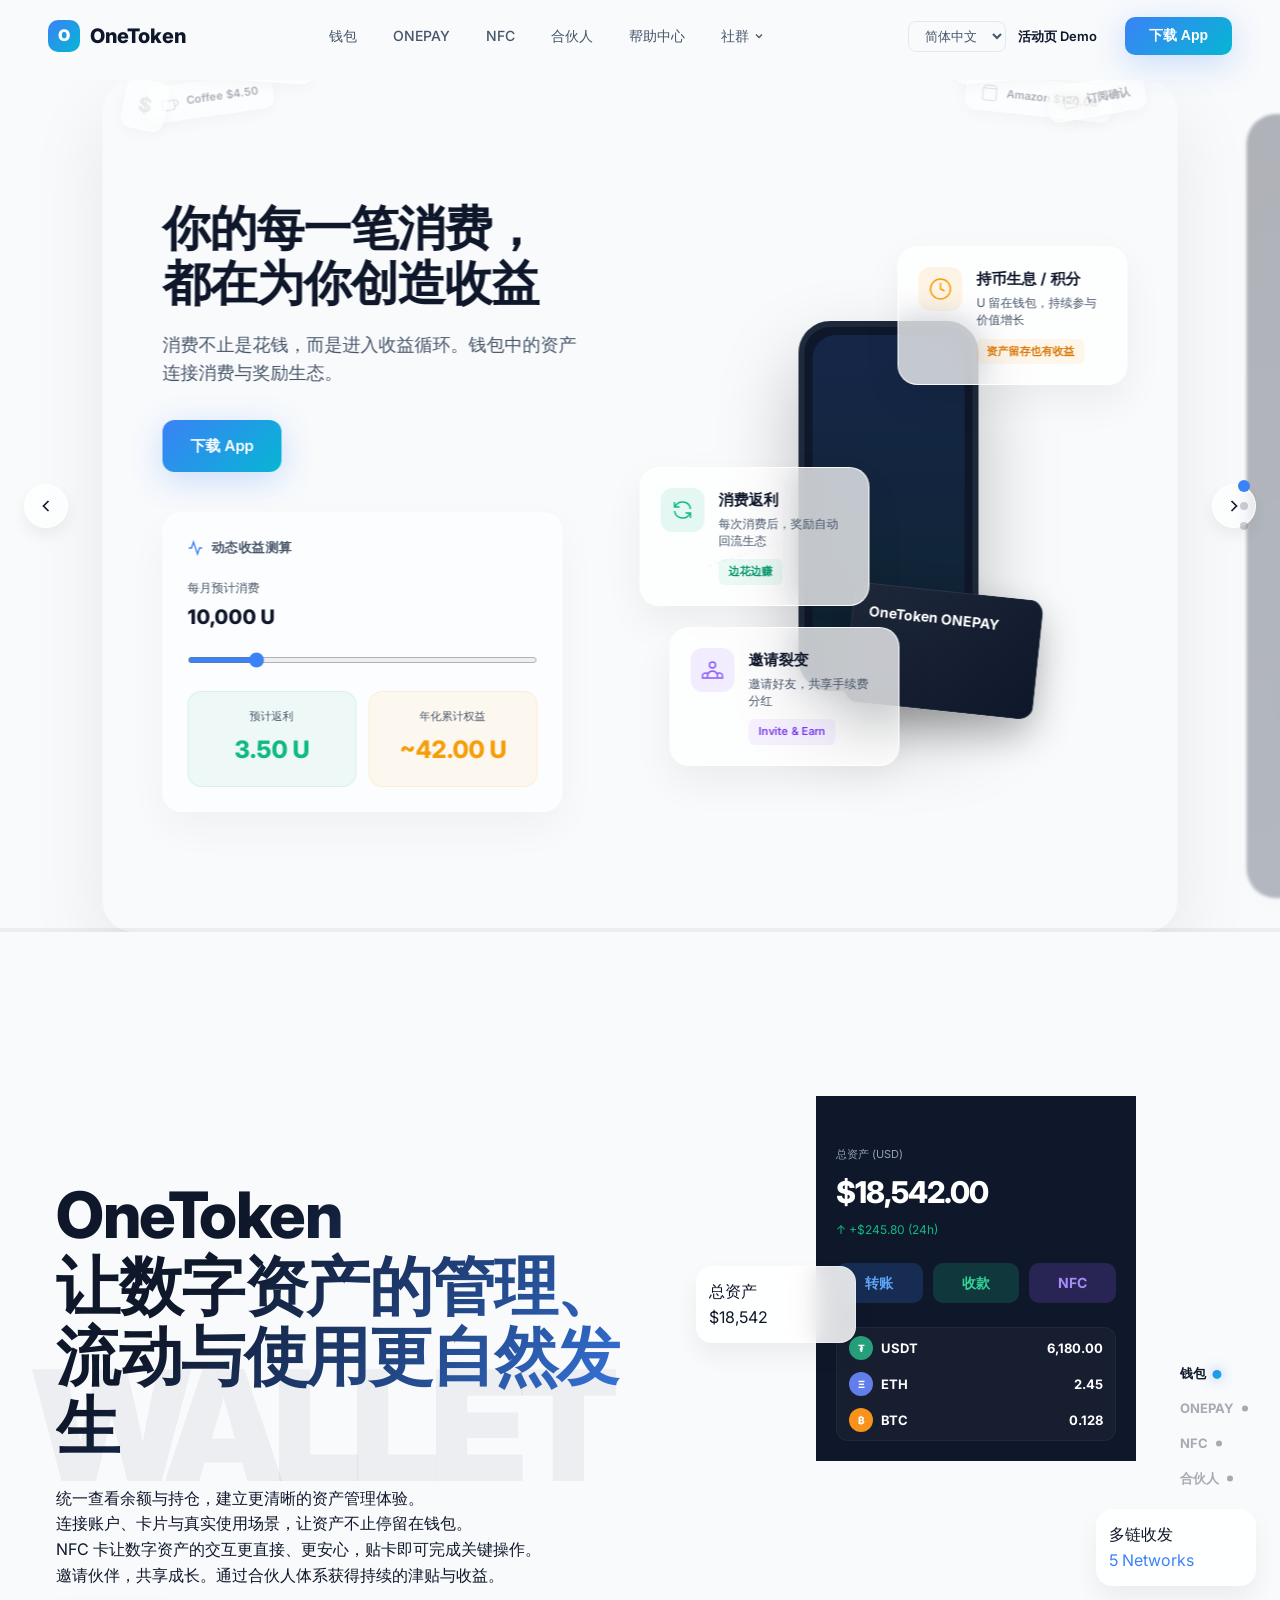
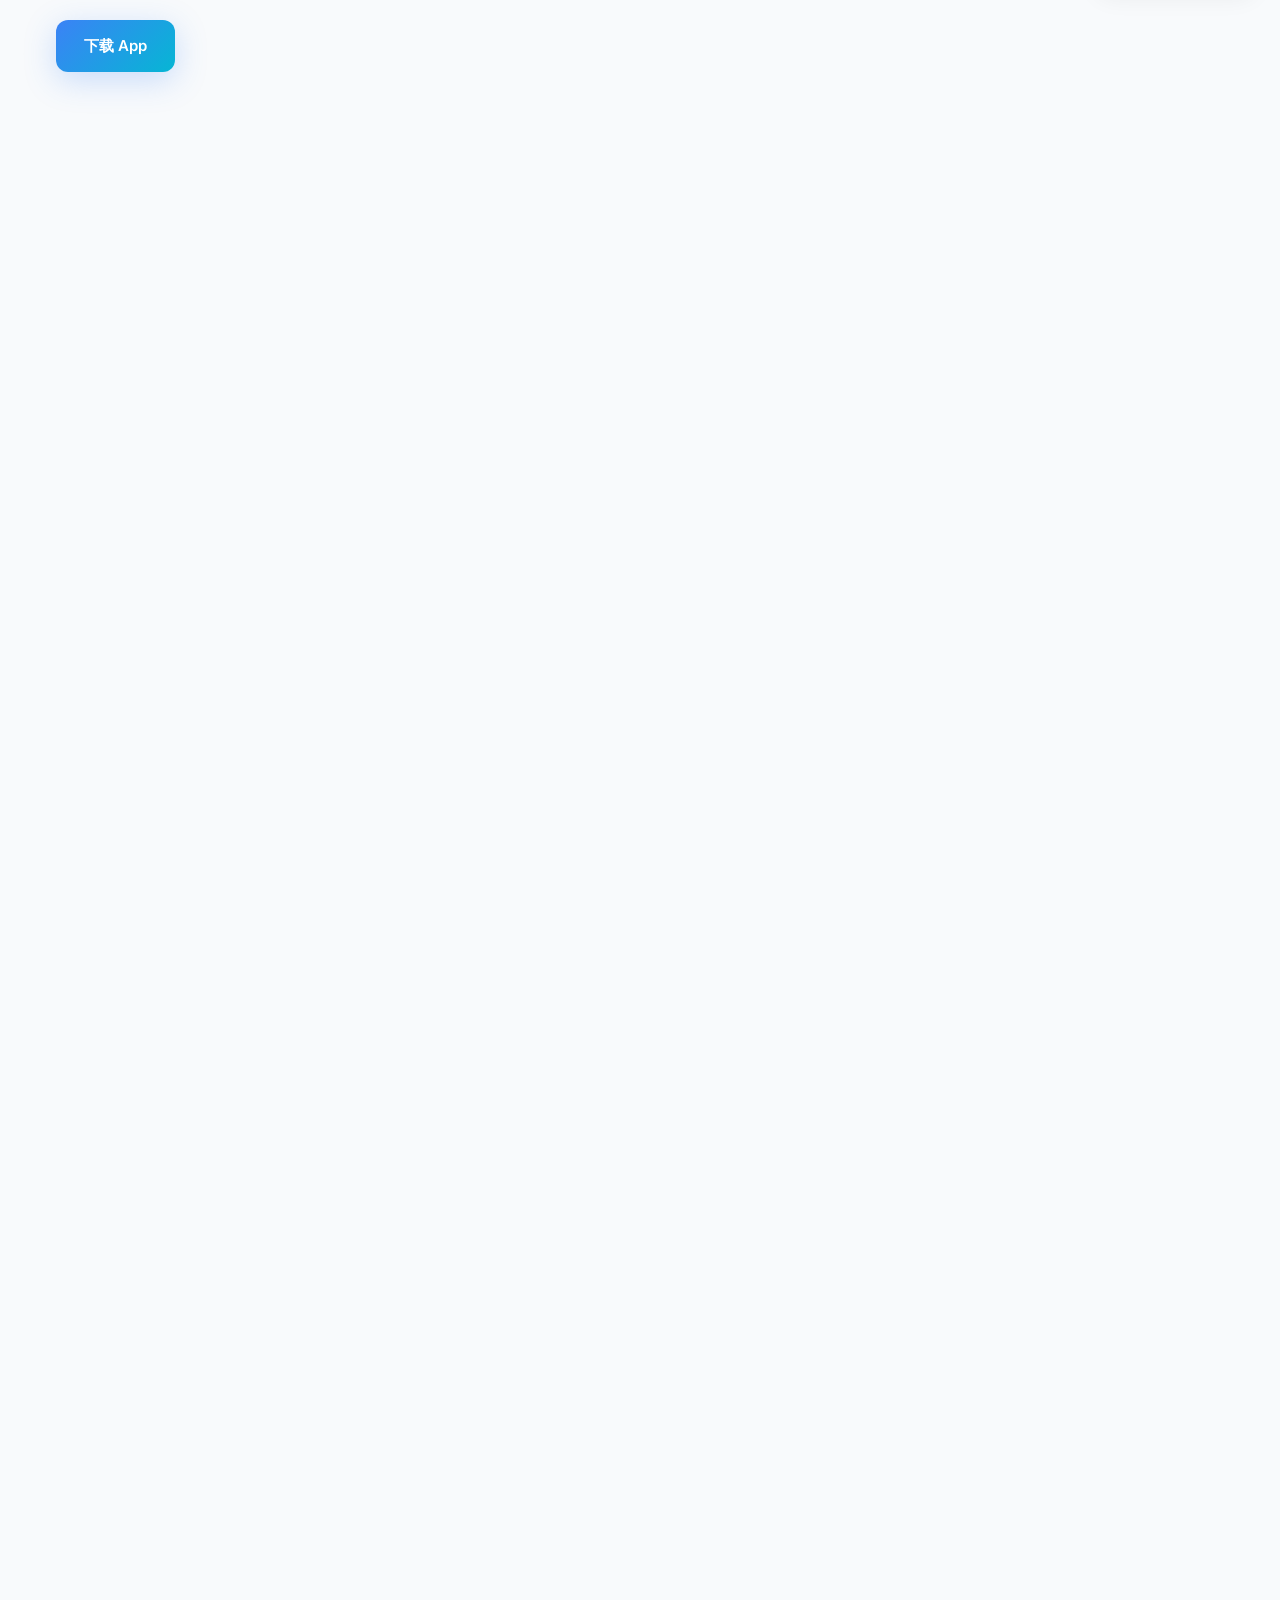
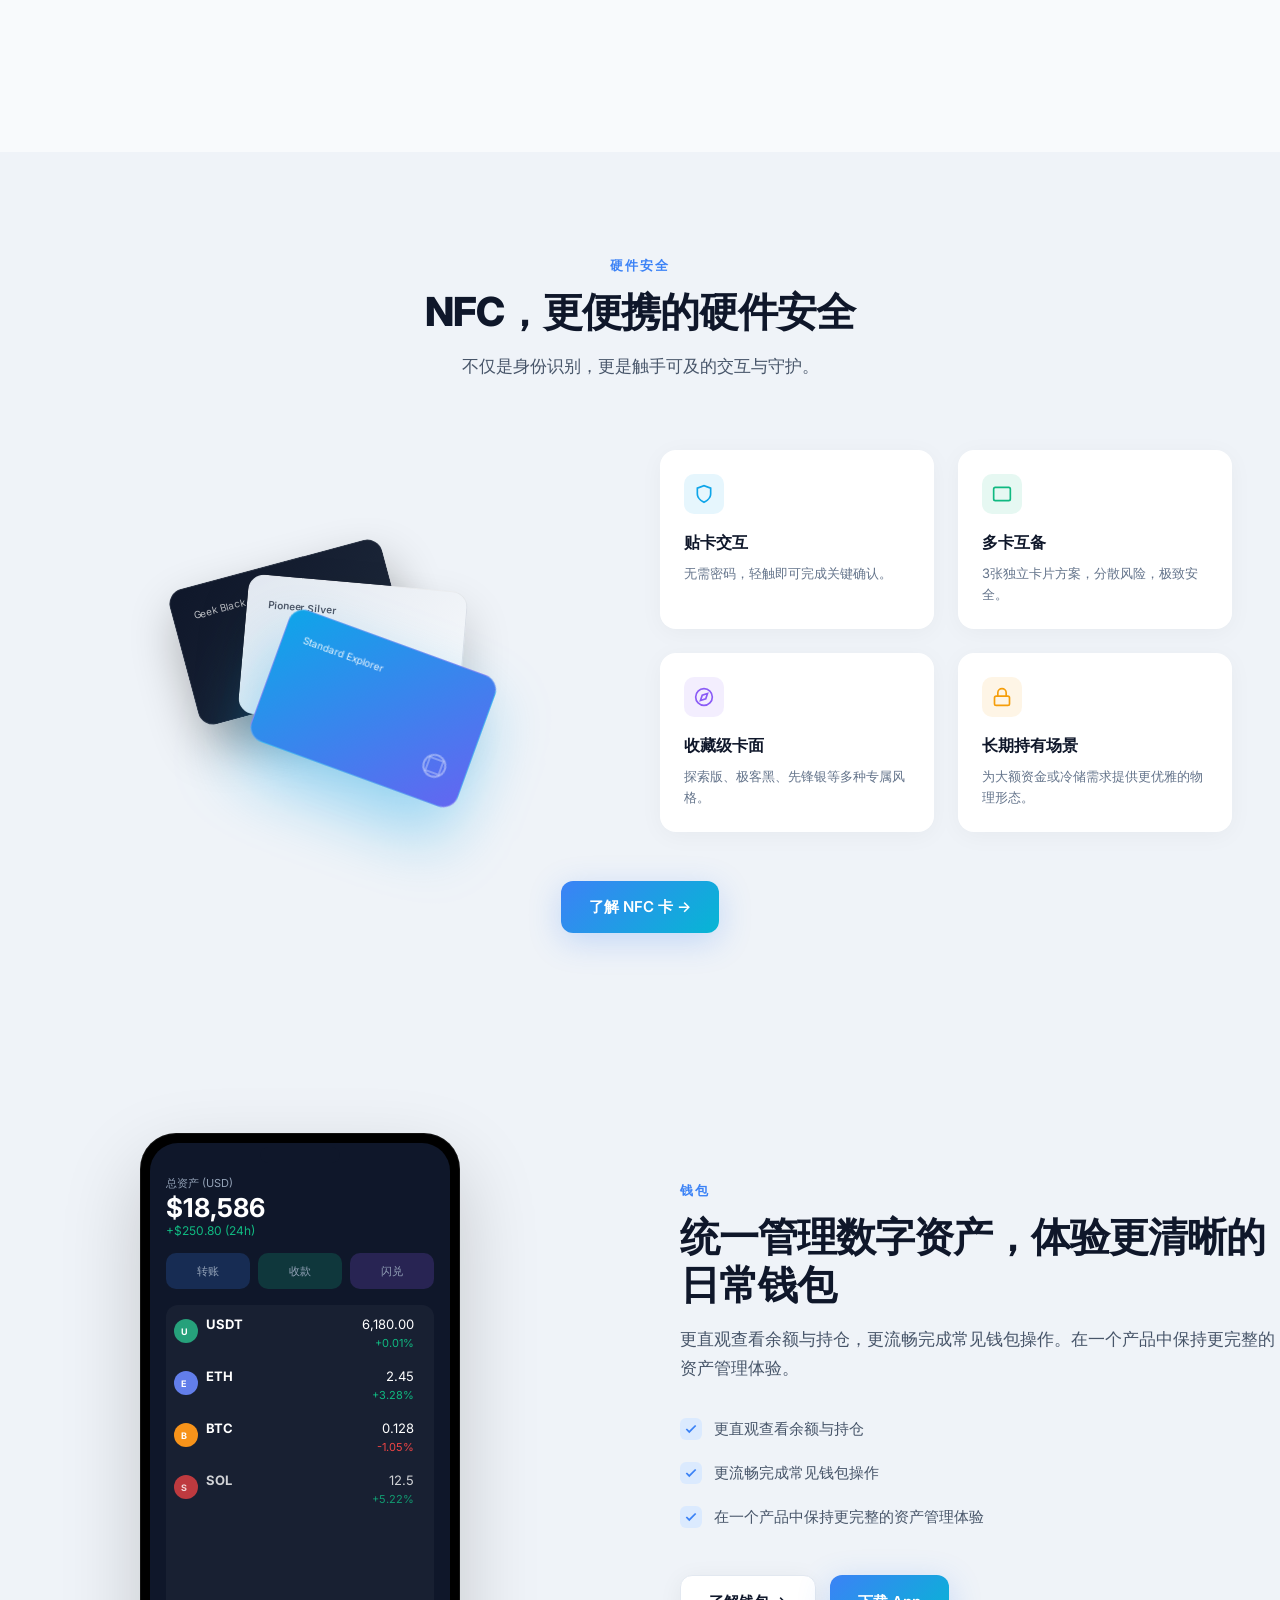
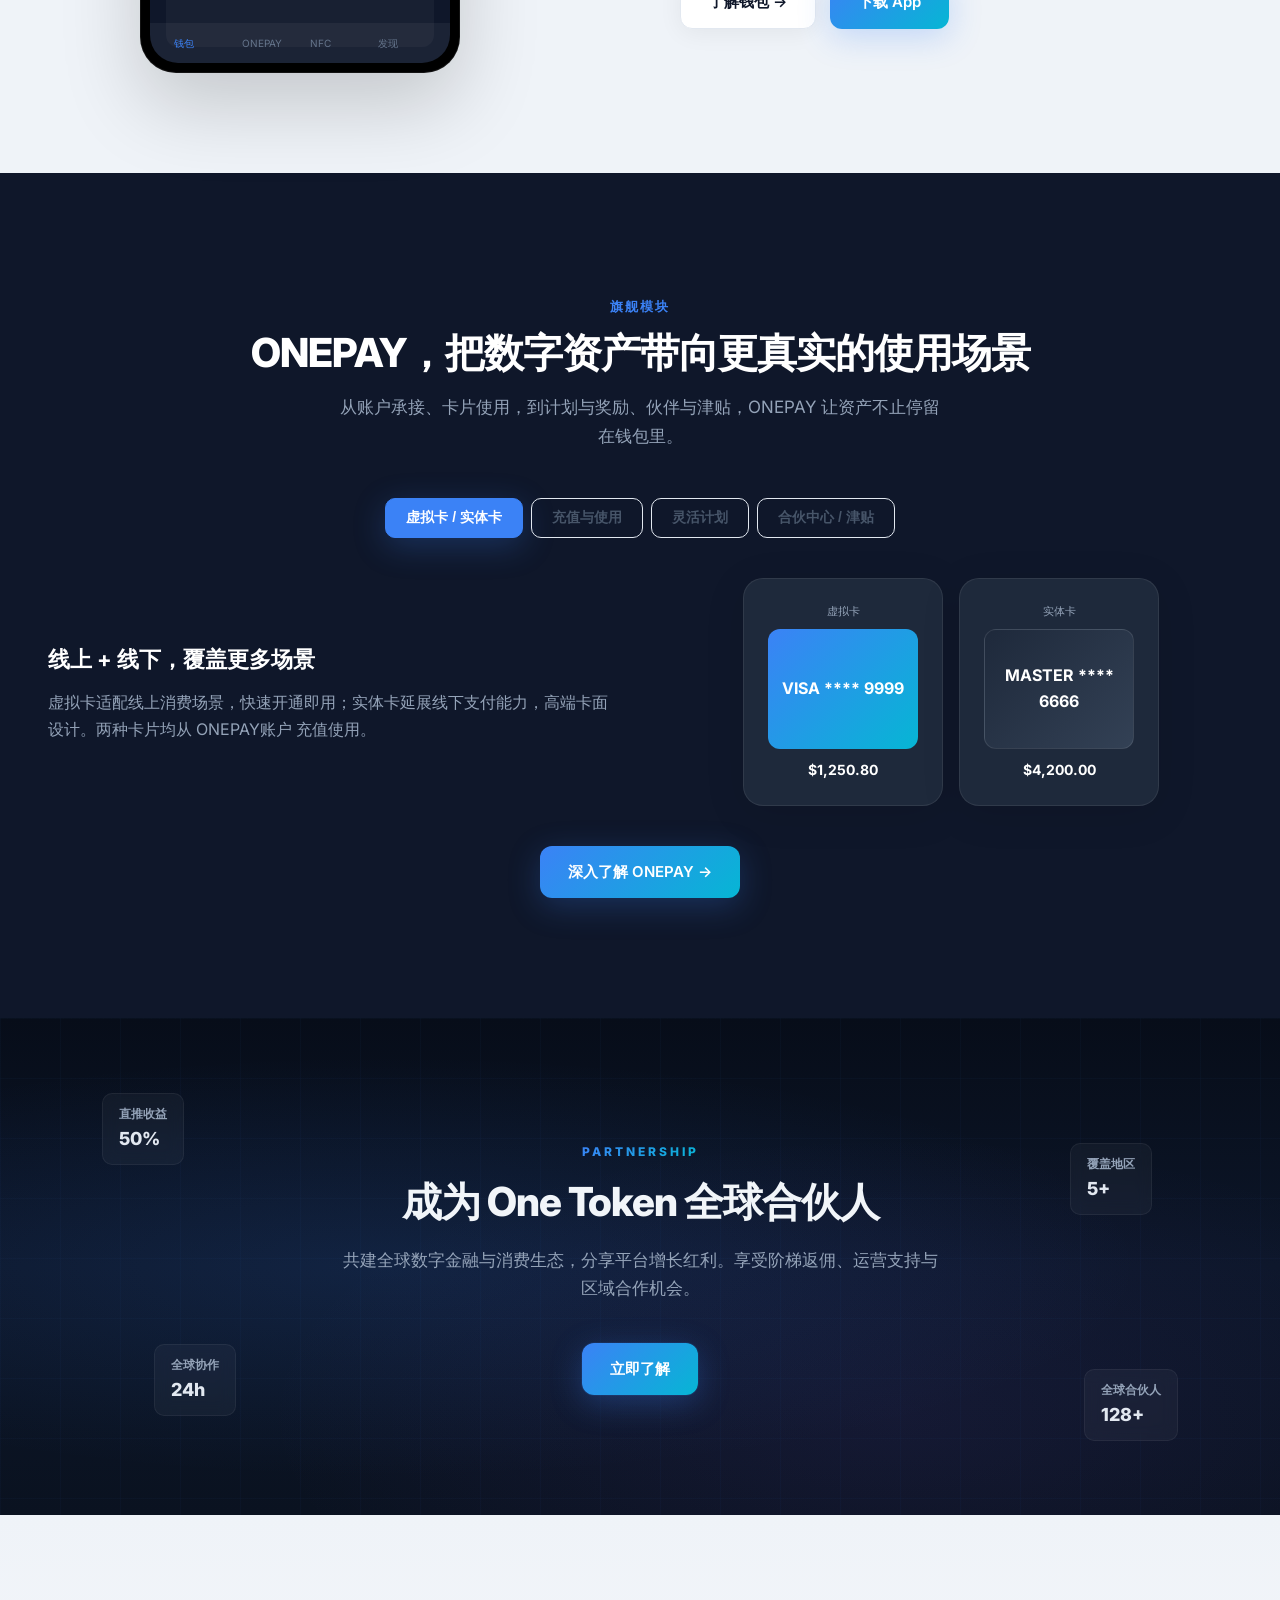
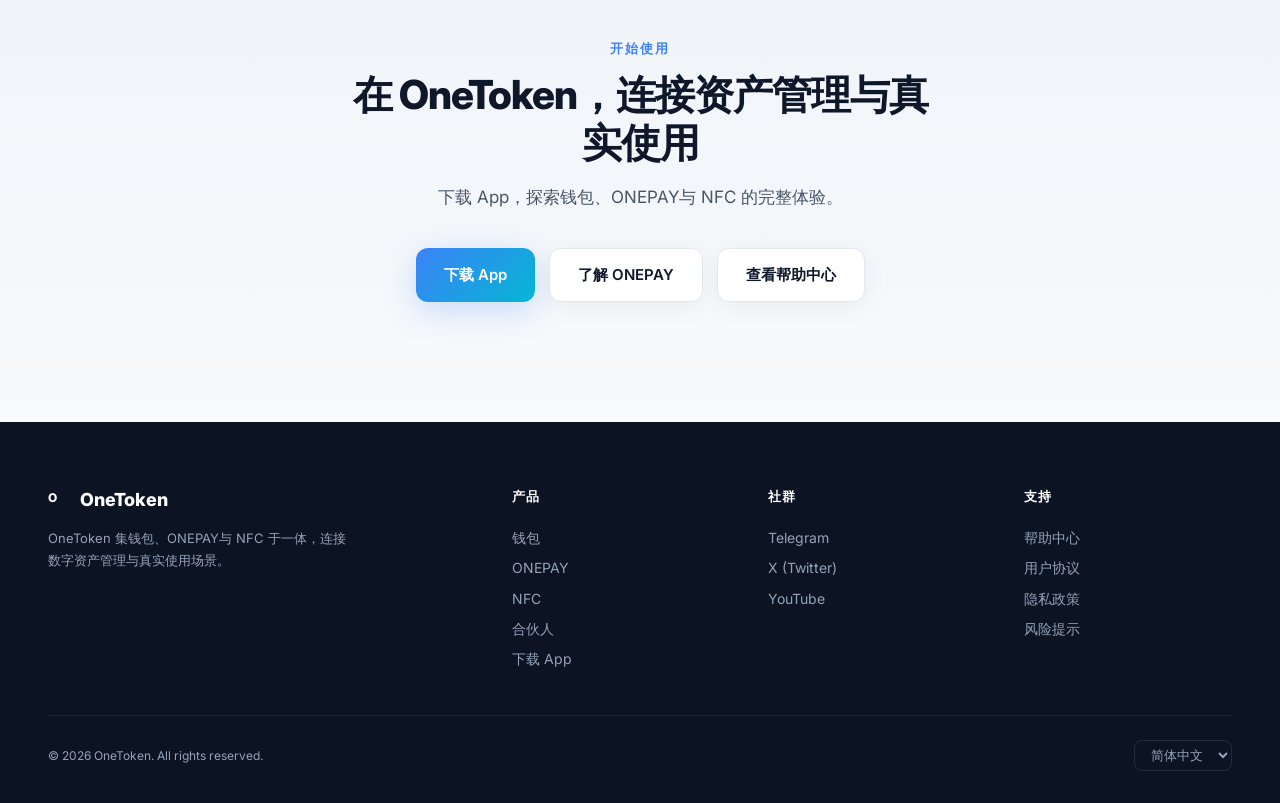
<file: index.html>
<!DOCTYPE html>
<html lang="zh-CN">
<head>
<meta charset="UTF-8">
<meta name="viewport" content="width=device-width, initial-scale=1.0">
<title>OneToken — 让数字资产的管理、流动与使用更自然发生</title>
<meta name="description" content="OneToken 集钱包、ONEPAY、NFC于一体，连接资产管理与真实使用场景。">
<link rel="stylesheet" href="website.css">
</head>
<body>

<!-- HEADER -->
<header class="site-header" id="siteHeader">
  <a class="header-logo" onclick="showPage('home')">
    <span class="logo-dot">O</span> OneToken
  </a>
  <button class="mobile-menu-btn" id="mobileMenuBtn" onclick="toggleMobileMenu()">
    <svg width="24" height="24" viewBox="0 0 24 24" fill="none" stroke="currentColor" stroke-width="2"><line x1="3" y1="6" x2="21" y2="6"/><line x1="3" y1="12" x2="21" y2="12"/><line x1="3" y1="18" x2="21" y2="18"/></svg>
  </button>
  <ul class="header-nav" id="mainNav">
    <li><a onclick="showPage('wallet')" data-page="wallet">钱包</a></li>
    <li><a onclick="showPage('onepay')" data-page="onepay">ONEPAY</a></li>
    <li><a onclick="showPage('nfc')" data-page="nfc">NFC</a></li>
    <li><a onclick="showPage('partner')" data-page="partner">合伙人</a></li>
    <li><a onclick="showPage('help')" data-page="help">帮助中心</a></li>
    <li>
      <a>社群 <svg width="12" height="12" viewBox="0 0 24 24" fill="none" stroke="currentColor" stroke-width="2.5"><polyline points="6 9 12 15 18 9"/></svg></a>
      <div class="nav-dropdown">
        <a href="https://t.me/onetoken_official" target="_blank">
          <svg viewBox="0 0 24 24" fill="currentColor"><path d="M12 2C6.48 2 2 6.48 2 12s4.48 10 10 10 10-4.48 10-10S17.52 2 12 2zm4.64 6.8c-.15 1.58-.8 5.42-1.13 7.19-.14.75-.42 1-.68 1.03-.58.05-1.02-.38-1.58-.75-.88-.58-1.38-.94-2.23-1.5-.99-.65-.35-1.01.22-1.59.15-.15 2.71-2.48 2.76-2.69.01-.03.01-.14-.07-.2-.08-.06-.19-.04-.28-.02-.12.03-2.02 1.28-5.69 3.77-.54.37-1.03.55-1.47.54-.48-.01-1.4-.27-2.09-.5-.84-.27-1.51-.42-1.45-.89.03-.25.38-.5 1.04-.78 4.07-1.77 6.79-2.94 8.15-3.51 3.88-1.62 4.69-1.9 5.21-1.91.12 0 .37.03.54.17.14.12.18.28.2.47-.01.06.01.24 0 .37z"/></svg>
          Telegram <span class="arrow">→</span>
        </a>
        <a href="https://x.com/onetoken" target="_blank">
          <svg viewBox="0 0 24 24" fill="currentColor"><path d="M18.244 2.25h3.308l-7.227 8.26 8.502 11.24H16.17l-5.214-6.817L4.99 21.75H1.68l7.73-8.835L1.254 2.25H8.08l4.713 6.231zm-1.161 17.52h1.833L7.084 4.126H5.117z"/></svg>
          X (Twitter) <span class="arrow">→</span>
        </a>
        <a href="https://youtube.com/@onetoken" target="_blank">
          <svg viewBox="0 0 24 24" fill="currentColor"><path d="M23.498 6.186a3.016 3.016 0 0 0-2.122-2.136C19.505 3.545 12 3.545 12 3.545s-7.505 0-9.377.505A3.017 3.017 0 0 0 .502 6.186C0 8.07 0 12 0 12s0 3.93.502 5.814a3.016 3.016 0 0 0 2.122 2.136c1.871.505 9.376.505 9.376.505s7.505 0 9.377-.505a3.015 3.015 0 0 0 2.122-2.136C24 15.93 24 12 24 12s0-3.93-.502-5.814zM9.545 15.568V8.432L15.818 12l-6.273 3.568z"/></svg>
          YouTube <span class="arrow">→</span>
        </a>
      </div>
    </li>
  </ul>
  <div class="header-right">
    <select class="lang-select" id="langSelect"><option>简体中文</option><option>繁體中文</option><option>English</option><option>Türkçe</option></select>
    <a onclick="showPage('referral-campaign')" style="font-size:13px; color:var(--primary); font-weight:600; cursor:pointer; margin-right:16px;">活动页 Demo</a>
    <button class="btn-download" onclick="showPage('download')">下载 App</button>
  </div>
</header>

<div class="page active" id="page-home">
<!-- ==================== CINEMATIC HERO ==================== -->
<div class="cinematic-hero-wrapper" id="cinematicHero">
  <!-- Horizontal Auto-Scrolling Track -->
  <div class="ch-track-container" id="chTrackContainer">
    <div class="ch-track" id="chTrack">
      
      <!-- ======= Slide 1: Ecosystem ======= -->
      <div class="ch-scene ch-scene-0" data-index="0">
        <div class="ch-bg-layer eco-bg">
          <div class="eco-far"></div>
          <div class="eco-mid">
            <div class="mid-card" style="top:6%;left:4%;transform:rotate(-8deg)">
              <svg width="18" height="18" viewBox="0 0 24 24" fill="none" stroke="currentColor" stroke-width="1.5" opacity="0.5"><path d="M18 8h1a4 4 0 010 8h-1M2 8h16v9a4 4 0 01-4 4H6a4 4 0 01-4-4V8z"/></svg>
              <span>Coffee $4.50</span>
            </div>
            <div class="mid-card" style="top:14%;right:6%;transform:rotate(6deg)">
              <svg width="18" height="18" viewBox="0 0 24 24" fill="none" stroke="currentColor" stroke-width="1.5" opacity="0.5"><path d="M6 2L3 6v14a2 2 0 002 2h14a2 2 0 002-2V6l-3-4zM3 6h18"/></svg>
              <span>Amazon $120.00</span>
            </div>
            <div class="mid-card" style="bottom:18%;left:6%;transform:rotate(4deg)">
              <svg width="18" height="18" viewBox="0 0 24 24" fill="none" stroke="currentColor" stroke-width="1.5" opacity="0.5"><path d="M21 10c0 7-9 13-9 13s-9-6-9-13a9 9 0 0118 0z"/><circle cx="12" cy="10" r="3"/></svg>
              <span>Dubai Intl Airport</span>
            </div>
            <div class="mid-card" style="bottom:8%;right:10%;transform:rotate(-5deg)">
              <svg width="18" height="18" viewBox="0 0 24 24" fill="none" stroke="currentColor" stroke-width="1.5" opacity="0.5"><rect x="2" y="5" width="20" height="14" rx="2"/><path d="M2 10h20"/></svg>
              <span>Global POS</span>
            </div>
            <div class="mid-card" style="top:50%;left:2%;transform:rotate(12deg)">
              <span style="font-size:20px;font-weight:800;opacity:0.25;">$</span>
            </div>
            <div class="mid-card" style="top:38%;right:3%;transform:rotate(-10deg)">
              <svg width="16" height="16" viewBox="0 0 24 24" fill="none" stroke="currentColor" stroke-width="1.5" opacity="0.4"><path d="M4 4h16c1.1 0 2 .9 2 2v12c0 1.1-.9 2-2 2H4c-1.1 0-2-.9-2-2V6c0-1.1.9-2 2-2z"/><polyline points="22,6 12,13 2,6"/></svg>
              <span>订阅确认</span>
            </div>
          </div>
        </div>
        <div class="ch-content section-inner eco-layout">
          <div class="ch-text-zone eco-text">
            <h1 class="ch-title">你的每一笔消费，<br>都在为你创造收益</h1>
            <p class="ch-subtitle" style="max-width:420px;">消费不止是花钱，而是进入收益循环。钱包中的资产连接消费与奖励生态。</p>
            <div class="ch-cta-group" style="margin-bottom:40px;">
              <a class="btn btn-primary" onclick="showPage('download')">下载 App</a>
            </div>
            <div class="roi-data-card">
              <div class="roi-card-header">
                <svg width="16" height="16" viewBox="0 0 24 24" fill="none" stroke="currentColor" stroke-width="2"><path d="M22 12h-4l-3 9L9 3l-3 9H2"/></svg>
                <span>动态收益测算</span>
              </div>
              <div class="roi-card-slider">
                <div class="roi-slider-label">每月预计消费</div>
                <div class="roi-slider-value" id="roiConsumption">10,000 U</div>
                <input type="range" class="roi-range" min="1000" max="50000" step="1000" value="10000" oninput="updateRoiMock(this.value)">
              </div>
              <div class="roi-card-results">
                <div class="roi-result-block rebate-block">
                  <div class="r-label">预计返利</div>
                  <div class="r-val" id="roiRebate">3.50 U</div>
                </div>
                <div class="roi-result-block yearly-block">
                  <div class="r-label">年化累计权益</div>
                  <div class="r-val" id="roiYearly">~42.00 U</div>
                </div>
              </div>
            </div>
          </div>
          <div class="ch-visual-zone eco-visual">
            <div class="eco-stage">
               <div class="eco-device-core">
                  <div class="composite-phone"><div class="phone-screen-glow"></div></div>
                  <div class="composite-card">OneToken ONEPAY</div>
               </div>
               <svg class="eco-flow-lines" viewBox="0 0 600 600" fill="none">
                 <path d="M300 180 L480 60" stroke="url(#fg1)" stroke-width="1.5" stroke-dasharray="6 4" opacity="0.25"/>
                 <path d="M240 320 L60 380" stroke="url(#fg2)" stroke-width="1.5" stroke-dasharray="6 4" opacity="0.25"/>
                 <path d="M340 420 L520 520" stroke="url(#fg3)" stroke-width="1.5" stroke-dasharray="6 4" opacity="0.25"/>
                 <defs>
                   <linearGradient id="fg1"><stop stop-color="#F59E0B" offset="0"/><stop stop-color="transparent" offset="1"/></linearGradient>
                   <linearGradient id="fg2"><stop stop-color="#10B981" offset="0"/><stop stop-color="transparent" offset="1"/></linearGradient>
                   <linearGradient id="fg3"><stop stop-color="#8B5CF6" offset="0"/><stop stop-color="transparent" offset="1"/></linearGradient>
                 </defs>
               </svg>
               <div class="eco-pillar pillar-1">
                 <div class="pillar-icon" style="background:rgba(245,158,11,0.1);color:#F59E0B;"><svg viewBox="0 0 24 24" width="24" height="24" fill="none" stroke="currentColor" stroke-width="1.5"><circle cx="12" cy="12" r="10"/><path d="M12 6v6l4 2"/></svg></div>
                 <div class="pillar-body"><strong>持币生息 / 积分</strong><span>U 留在钱包，持续参与价值增长</span><div class="pillar-tag" style="background:rgba(245,158,11,0.08);color:#D97706;">资产留存也有收益</div></div>
               </div>
               <div class="eco-pillar pillar-2">
                 <div class="pillar-icon" style="background:rgba(16,185,129,0.1);color:#10B981;"><svg viewBox="0 0 24 24" width="24" height="24" fill="none" stroke="currentColor" stroke-width="1.5"><path d="M4 4v5h.582m15.356 2A8.001 8.001 0 004.582 9m0 0H9m11 11v-5h-.581m0 0a8.003 8.003 0 01-15.357-2m15.357 2H15"/></svg></div>
                 <div class="pillar-body"><strong>消费返利</strong><span>每次消费后，奖励自动回流生态</span><div class="pillar-tag" style="background:rgba(16,185,129,0.08);color:#059669;">边花边赚</div></div>
               </div>
               <div class="eco-pillar pillar-3">
                 <div class="pillar-icon" style="background:rgba(139,92,246,0.1);color:#8B5CF6;"><svg viewBox="0 0 24 24" width="24" height="24" fill="none" stroke="currentColor" stroke-width="1.5"><path d="M17 20h5v-2a3 3 0 00-5.356-1.857M17 20H7m10 0v-2c0-.656-.126-1.283-.356-1.857M7 20H2v-2a3 3 0 015.356-1.857M7 20v-2c0-.656.126-1.283.356-1.857m0 0a5.002 5.002 0 019.288 0M15 7a3 3 0 11-6 0 3 3 0 016 0z"/></svg></div>
                 <div class="pillar-body"><strong>邀请裂变</strong><span>邀请好友，共享手续费分红</span><div class="pillar-tag" style="background:rgba(139,92,246,0.08);color:#7C3AED;">Invite & Earn</div></div>
               </div>
            </div>
          </div>
        </div>
      </div>
      
      <!-- ======= Slide 2: Product Matrix ======= -->
      <div class="ch-scene ch-scene-1" data-index="1">
        <div class="ch-bg-layer pm-bg-layer">
          <div class="pm-grid-pattern"></div>
          <div class="pm-glow pm-glow-1"></div>
          <div class="pm-glow pm-glow-2"></div>
        </div>
        <div class="ch-content section-inner dark-mode pm-layout">
          <div class="ch-text-zone pm-text">
            <h1 class="ch-title">OneToken，你的<br>数字资产安全卫士</h1>
            <p class="ch-subtitle" style="max-width:420px;">从账户到卡片，再到更高等级的安全硬件，OneToken 为数字资产提供更完整的使用方式与安全边界。</p>
            <p class="pm-summary">一个产品体系，覆盖从日常消费到长期持有的完整生命周期。</p>
            <div class="ch-cta-group">
              <a class="btn btn-primary" onclick="showPage('download')">下载 App</a>
            </div>
          </div>
          <div class="ch-visual-zone pm-visual">
            <div class="pm-constellation" id="pmConstellation">
              <!-- Connection Lines SVG -->
              <svg class="pm-connection-lines" viewBox="0 0 560 480" fill="none">
                <line x1="280" y1="200" x2="100" y2="60" stroke="url(#pmLine1)" stroke-width="1" opacity="0.3" stroke-dasharray="4 3"/>
                <line x1="280" y1="200" x2="460" y2="60" stroke="url(#pmLine2)" stroke-width="1" opacity="0.3" stroke-dasharray="4 3"/>
                <line x1="280" y1="200" x2="70" y2="380" stroke="url(#pmLine3)" stroke-width="1" opacity="0.3" stroke-dasharray="4 3"/>
                <line x1="280" y1="200" x2="490" y2="380" stroke="url(#pmLine4)" stroke-width="1" opacity="0.3" stroke-dasharray="4 3"/>
                <defs>
                  <linearGradient id="pmLine1" x1="0" y1="0" x2="1" y2="0"><stop stop-color="#3B82F6" offset="0"/><stop stop-color="transparent" offset="1"/></linearGradient>
                  <linearGradient id="pmLine2" x1="0" y1="0" x2="1" y2="0"><stop stop-color="#06B6D4" offset="0"/><stop stop-color="transparent" offset="1"/></linearGradient>
                  <linearGradient id="pmLine3" x1="0" y1="0" x2="1" y2="0"><stop stop-color="#8B5CF6" offset="0"/><stop stop-color="transparent" offset="1"/></linearGradient>
                  <linearGradient id="pmLine4" x1="0" y1="0" x2="1" y2="0"><stop stop-color="#F59E0B" offset="0"/><stop stop-color="transparent" offset="1"/></linearGradient>
                </defs>
              </svg>

              <!-- Main Card: U卡 -->
              <div class="pm-card pm-card-main pm-active" data-pm="ucard" onmouseenter="pmHover('ucard')" onmouseleave="pmLeave()">
                <div class="pm-card-inner pm-card-ucard">
                  <div class="pm-card-chip"></div>
                  <div class="pm-card-brand">OneToken</div>
                  <div class="pm-card-number">•••• •••• •••• 8888</div>
                </div>
                <div class="pm-card-info">
                  <div class="pm-card-name">U 卡</div>
                  <div class="pm-card-desc">连接充值、消费、奖励与计划管理，是 OneToken 资产流转的核心入口。</div>
                  <span class="pm-card-tag pm-tag-blue">账户主枢纽</span>
                </div>
              </div>

              <!-- Satellite: 虚拟卡 -->
              <div class="pm-card pm-card-sat pm-sat-1" data-pm="virtual" onmouseenter="pmHover('virtual')" onmouseleave="pmLeave()">
                <div class="pm-card-inner pm-card-virtual">
                  <div class="pm-card-chip-sm"></div>
                  <div class="pm-card-brand-sm">VIRTUAL</div>
                </div>
                <div class="pm-card-info">
                  <div class="pm-card-name">虚拟卡</div>
                  <div class="pm-card-desc">即开即用，适合线上支付、订阅服务与全球电商消费。</div>
                  <span class="pm-card-tag pm-tag-cyan">线上即用</span>
                </div>
              </div>

              <!-- Satellite: 实体卡 -->
              <div class="pm-card pm-card-sat pm-sat-2" data-pm="physical" onmouseenter="pmHover('physical')" onmouseleave="pmLeave()">
                <div class="pm-card-inner pm-card-physical">
                  <div class="pm-card-chip-sm"></div>
                  <div class="pm-card-brand-sm">PHYSICAL</div>
                  <div class="pm-card-stripe"></div>
                </div>
                <div class="pm-card-info">
                  <div class="pm-card-name">实体卡</div>
                  <div class="pm-card-desc">把数字资产带到线下刷卡与全球取现，延展更真实的日常消费场景。</div>
                  <span class="pm-card-tag pm-tag-slate">线下延展</span>
                </div>
              </div>

              <!-- Satellite: NFC卡 -->
              <div class="pm-card pm-card-sat pm-sat-3" data-pm="nfc" onmouseenter="pmHover('nfc')" onmouseleave="pmLeave()">
                <div class="pm-card-badge">Coming Soon</div>
                <div class="pm-card-inner pm-card-nfc">
                  <div class="pm-nfc-waves">
                    <div class="pm-nfc-arc"></div>
                    <div class="pm-nfc-arc"></div>
                    <div class="pm-nfc-arc"></div>
                  </div>
                  <div class="pm-card-brand-sm">NFC</div>
                </div>
                <div class="pm-card-info">
                  <div class="pm-card-name">NFC 卡</div>
                  <div class="pm-card-desc">轻触设备即可完成识别与安全交互，用更便携的卡片形态承载高频使用。</div>
                  <span class="pm-card-tag pm-tag-purple">轻触交互</span>
                </div>
              </div>

              <!-- Satellite: 硬件钱包 -->
              <div class="pm-card pm-card-sat pm-sat-4" data-pm="hwwallet" onmouseenter="pmHover('hwwallet')" onmouseleave="pmLeave()">
                <div class="pm-card-badge">Coming Soon</div>
                <div class="pm-card-inner pm-card-hw">
                  <div class="pm-hw-body">
                    <div class="pm-hw-screen"></div>
                    <div class="pm-hw-buttons">
                      <div class="pm-hw-btn"></div>
                      <div class="pm-hw-btn"></div>
                    </div>
                  </div>
                </div>
                <div class="pm-card-info">
                  <div class="pm-card-name">硬件钱包</div>
                  <div class="pm-card-desc">为更高价值资产提供独立硬件级防护，让长期持有与关键签名更安心。</div>
                  <span class="pm-card-tag pm-tag-amber">高阶自托管</span>
                </div>
              </div>
            </div>
            <!-- Hover Tip -->
            <div class="pm-hover-tip" id="pmHoverTip">资产使用与奖励管理的统一入口</div>
          </div>
        </div>
      </div>
      

      <div class="ch-scene ch-scene-2" data-index="2">
        <div class="ch-bg-layer" style="background: radial-gradient(circle at 30% 70%, rgba(16,185,129,0.05) 0%, transparent 50%), #F8FAFC;"></div>
        <div class="ch-content section-inner full-width-content">
          <div class="ch-text-zone center-aligned">
            <h1 class="ch-title">3 步简单入驻，零门槛消费</h1>
            <p class="ch-subtitle">从下载到畅享全球跨国消费，仅需极简流程。</p>
            <div class="ch-onboarding-steps">
               <div class="cb-step"><div class="num">1</div><div class="step-content"><div class="s-head">极简注册</div><div class="s-desc">下载 App 并完成认证</div></div></div>
               <div class="cb-line"></div>
               <div class="cb-step"><div class="num">2</div><div class="step-content"><div class="s-head">充值资产</div><div class="s-desc">预留 USD 作为资金</div></div></div>
               <div class="cb-line"></div>
               <div class="cb-step"><div class="num">3</div><div class="step-content"><div class="s-head">绑定支付</div><div class="s-desc">Apple Pay / Google Pay 即可开始消费</div></div></div>
            </div>
            <div class="ch-bottom-layout">
               <div class="compare-board">
                 <div class="compare-row compare-header">
                   <div class="compare-dim">对比维度</div>
                   <div class="compare-brand">OneToken U卡</div>
                   <div class="compare-alt">传统银行</div>
                 </div>
                 <div class="compare-row">
                   <div class="compare-dim">开卡成本</div>
                   <div class="compare-brand"><span class="chip chip-green">0 月费</span></div>
                   <div class="compare-alt"><span class="chip chip-red">高工本费+年费</span></div>
                 </div>
                 <div class="compare-row">
                   <div class="compare-dim">汇损结构</div>
                   <div class="compare-brand"><span class="chip chip-green">透明·低汇损</span></div>
                   <div class="compare-alt"><span class="chip chip-red">~3%隐藏点差</span></div>
                 </div>
                 <div class="compare-row">
                   <div class="compare-dim">到账体验</div>
                   <div class="compare-brand"><span class="chip chip-green">即付即扣·秒级</span></div>
                   <div class="compare-alt"><span class="chip chip-red">T+1延迟</span></div>
                 </div>
                 <div class="compare-row">
                   <div class="compare-dim">使用门槛</div>
                   <div class="compare-brand"><span class="chip chip-green">极低门槛</span></div>
                   <div class="compare-alt"><span class="chip chip-red">审批复杂</span></div>
                 </div>
               </div>
               <div class="ch-scenario-grid">
                 <div class="ch-scenario-header"><div class="scenario-accent-bar"></div><h3>支持的全球消费场景</h3><p>覆盖全球主流消费、支付与数字生活场景</p></div>
                 <div class="scene-grid-inner">
                   <div class="mat-card"><svg width="20" height="20" viewBox="0 0 24 24" fill="none" stroke="currentColor" stroke-width="2"><rect x="2" y="5" width="20" height="14" rx="2"/><path d="M2 10h20"/></svg><div><strong>POS 终端</strong><span>线下商户刷卡</span></div></div>
                   <div class="mat-card"><svg width="20" height="20" viewBox="0 0 24 24" fill="none" stroke="currentColor" stroke-width="2"><path d="M12 2v20M17 5H9.5a3.5 3.5 0 000 7h5a3.5 3.5 0 010 7H6"/></svg><div><strong>ATM 取现</strong><span>全球提取法币</span></div></div>
                   <div class="mat-card"><svg width="20" height="20" viewBox="0 0 24 24" fill="none" stroke="currentColor" stroke-width="2"><path d="M6 2L3 6v14a2 2 0 002 2h14a2 2 0 002-2V6l-3-4zM3 6h18M16 10a4 4 0 01-8 0"/></svg><div><strong>外卖电商</strong><span>高频线上消费</span></div></div>
                   <div class="mat-card"><svg width="20" height="20" viewBox="0 0 24 24" fill="none" stroke="currentColor" stroke-width="2"><path d="M12 4v16m8-8H4"/></svg><div><strong>订阅服务</strong><span>Netflix / Spotify</span></div></div>
                 </div>
               </div>
            </div>
            <div class="ch-cta-group center-aligned" style="margin-top:32px;">
              <a class="btn btn-primary" onclick="showPage('download')">下载 App 加入生态</a>
            </div>
          </div>
        </div>
      </div>
      
    </div>
    
    <!-- Navigation / Progress UI -->
    <div class="ch-nav-group">
      <button class="ch-nav-btn ch-nav-prev" id="chBtnPrev">
        <svg width="20" height="20" viewBox="0 0 24 24" fill="none" stroke="currentColor" stroke-width="2"><polyline points="15 18 9 12 15 6"/></svg>
      </button>
      <button class="ch-nav-btn ch-nav-next" id="chBtnNext">
        <svg width="20" height="20" viewBox="0 0 24 24" fill="none" stroke="currentColor" stroke-width="2"><polyline points="9 18 15 12 9 6"/></svg>
      </button>
    </div>
    <div class="ch-timer-container">
      <div class="ch-timer-bar" id="chTimerBar"></div>
    </div>
    <div class="ch-progress-indicator">
      <div class="ch-dot active" data-index="0"></div>
      <div class="ch-dot" data-index="1"></div>
      <div class="ch-dot" data-index="2"></div>
    </div>
  </div>
</div>
<!-- ==================== PRODUCT OVERVIEW ==================== -->
<!-- Product Overview Hero -->
<div class="home-story-wrapper" id="homeStoryWrapper">
  <div class="home-story-sticky">
    
    <!-- 1. Background Layers -->
    <div class="story-bg-layer sc-step-0 active" style="background: radial-gradient(ellipse at 70% 50%, rgba(59,130,246,0.08) 0%, transparent 60%), radial-gradient(ellipse at 30% 80%, rgba(6,182,212,0.06) 0%, transparent 50%);"></div>
    <div class="story-bg-layer sc-step-1" style="background: linear-gradient(135deg, #0F172A 0%, rgba(139,92,246,0.15) 100%);"></div>
    <div class="story-bg-layer sc-step-2" style="background: linear-gradient(135deg, #F8FAFC 0%, rgba(6,182,212,0.1) 100%);"></div>
    <div class="story-bg-layer sc-step-3" style="background: center / cover no-repeat radial-gradient(ellipse at 50% 50%, rgba(245,158,11,0.08) 0%, transparent 70%); background-color: #F8FAFC;"></div>
    
    <!-- 2. Giant Text Layers -->
    <div class="story-giant-texts">
      <div class="story-giant-text sc-step-0 active">WALLET</div>
      <div class="story-giant-text sc-step-1">ONEPAY</div>
      <div class="story-giant-text sc-step-2">NFC</div>
      <div class="story-giant-text sc-step-3">PARTNER</div>
    </div>

    <div class="section-inner">
      
      <!-- Text Layer -->
      <div class="home-story-text">
        <h1 class="hero-title" style="margin-bottom:24px; max-width:580px;">OneToken<br>让数字资产的管理、流动与使用更自然发生</h1>
        
        <div class="story-sub-text-area">
           <div class="story-sub-text sc-step-0 active">统一查看余额与持仓，建立更清晰的资产管理体验。</div>
           <div class="story-sub-text sc-step-1">连接账户、卡片与真实使用场景，让资产不止停留在钱包。</div>
           <div class="story-sub-text sc-step-2">NFC 卡让数字资产的交互更直接、更安心，贴卡即可完成关键操作。</div>
           <div class="story-sub-text sc-step-3">邀请伙伴，共享成长。通过合伙人体系获得持续的津贴与收益。</div>
        </div>
        
        <div class="btn-group" style="margin-top:32px;">
          <a class="btn btn-primary" onclick="showPage('download')">下载 App</a>
        </div>
      </div>
      
      <!-- Phone visual Layer -->
      <div class="home-story-visual">
         <div class="story-phone-stage" id="storyPhoneStage">
           <!-- Floating Info Cards -->
           <div class="story-float-info sc-step-0 active" style="top:25%; left:-20px; transition-delay: 0.1s;">
              <div class="sc-info-card"><div class="label">总资产</div><div class="val">$18,542</div></div>
           </div>
           <div class="story-float-info sc-step-0 active" style="bottom:25%; right:-20px; transition-delay: 0.2s;">
              <div class="sc-info-card"><div class="label">多链收发</div><div class="val" style="color:#3B82F6;">5 Networks</div></div>
           </div>
           
           <div class="story-float-info sc-step-1" style="top:20%; right:-16px; transition-delay: 0.1s;">
              <div class="sc-info-card"><div class="label">虚拟实体双卡</div><div class="val" style="color:#8B5CF6;">即见即可用</div></div>
           </div>
           <div class="story-float-info sc-step-1" style="bottom:30%; left:-16px; transition-delay: 0.2s;">
              <div class="sc-info-card"><div class="label">ONEPAY 余额</div><div class="val">$320.50</div></div>
           </div>
           
           <div class="story-float-info sc-step-2" style="top:25%; left:-20px; transition-delay: 0.1s;">
              <div class="sc-info-card"><div class="label">贴卡交互</div><div class="val" style="color:#0EA5E9;">安全·直接</div></div>
           </div>
           <div class="story-float-info sc-step-2" style="bottom:25%; right:-16px; transition-delay: 0.2s;">
              <div class="sc-info-card"><div class="label">多卡互备</div><div class="val" style="color:#0EA5E9;">3 张卡片套装</div></div>
           </div>

           <div class="story-float-info sc-step-3" style="top:20%; right:-20px; transition-delay: 0.1s;">
              <div class="sc-info-card"><div class="label">累计津贴</div><div class="val" style="color:#F472B6;">$1,286.50</div></div>
           </div>
           <div class="story-float-info sc-step-3" style="bottom:20%; left:-16px; transition-delay: 0.2s;">
              <div class="sc-info-card"><div class="label">我的伙伴</div><div class="val" style="color:#A78BFA;">12 直推 · 5 间推</div></div>
           </div>

           <!-- Multilayer Glows -->
           <div class="story-glow sc-glow-0"><div class="glow-blob glow-blue"></div></div>
           <div class="story-glow sc-glow-1"><div class="glow-blob glow-purple"></div></div>
           <div class="story-glow sc-glow-2"><div class="glow-blob glow-cyan"></div></div>
           <div class="story-glow sc-glow-3"><div class="glow-blob glow-orange"></div></div>

           <!-- The Phone Device container -->
           <div class="story-phone" id="storyPhone">
            <!-- Notch -->
            <div class="story-phone-notch"></div>
            
            <!-- Screen Display Area -->
            <div class="story-phone-screen">
               <!-- Screen 0: Wallet -->
               <div class="story-screen sc-step-0 active" style="background:#0F172A; padding:50px 20px 20px; color:#fff;">
                 <div style="font-size:11px;color:#94A3B8;margin-bottom:4px;">总资产 (USD)</div>
                 <div style="font-size:30px;font-weight:800;letter-spacing:-1px;">$18,542.00</div>
                 <div style="font-size:12px;color:#10B981;margin-bottom:24px;margin-top:4px;">↑ +$245.80 (24h)</div>
                 <div style="display:flex;gap:10px;margin-bottom:24px;">
                   <div style="flex:1;height:40px;background:rgba(59,130,246,0.2);border-radius:10px;display:flex;align-items:center;justify-content:center;color:#60A5FA;"><span style="font-size:14px;font-weight:700;">转账</span></div>
                   <div style="flex:1;height:40px;background:rgba(16,185,129,0.2);border-radius:10px;display:flex;align-items:center;justify-content:center;color:#34D399;"><span style="font-size:14px;font-weight:700;">收款</span></div>
                   <div style="flex:1;height:40px;background:rgba(139,92,246,0.2);border-radius:10px;display:flex;align-items:center;justify-content:center;color:#A78BFA;"><span style="font-size:14px;font-weight:700;">NFC</span></div>
                 </div>
                 <div style="background:rgba(255,255,255,0.03);border-radius:12px;padding:8px 12px;display:flex;flex-direction:column;gap:12px;border:1px solid rgba(255,255,255,0.04);">
                   <div style="display:flex;justify-content:space-between;align-items:center;"><div style="display:flex;align-items:center;gap:8px;"><div style="width:24px;height:24px;background:#26A17B;color:#fff;border-radius:50%;display:flex;align-items:center;justify-content:center;font-size:10px;font-weight:800;">₮</div><span style="font-size:13px;font-weight:700;">USDT</span></div><div style="text-align:right;"><span style="display:block;font-size:13px;font-weight:700;">6,180.00</span></div></div>
                   <div style="display:flex;justify-content:space-between;align-items:center;"><div style="display:flex;align-items:center;gap:8px;"><div style="width:24px;height:24px;background:#627EEA;color:#fff;border-radius:50%;display:flex;align-items:center;justify-content:center;font-size:10px;font-weight:800;">Ξ</div><span style="font-size:13px;font-weight:700;">ETH</span></div><div style="text-align:right;"><span style="display:block;font-size:13px;font-weight:700;">2.45</span></div></div>
                   <div style="display:flex;justify-content:space-between;align-items:center;"><div style="display:flex;align-items:center;gap:8px;"><div style="width:24px;height:24px;background:#F7931A;color:#fff;border-radius:50%;display:flex;align-items:center;justify-content:center;font-size:10px;font-weight:800;">₿</div><span style="font-size:13px;font-weight:700;">BTC</span></div><div style="text-align:right;"><span style="display:block;font-size:13px;font-weight:700;">0.128</span></div></div>
                 </div>
               </div>
               
               <!-- Screen 1: ONEPAY -->
               <div class="story-screen sc-step-1" style="background:linear-gradient(180deg, #101829 0%, #0B0F1A 100%); padding:50px 20px 20px;">
                 <div style="text-align:center;">
                   <div style="font-size:11px;color:#64748B;font-weight:500;">ONEPAY 账户可用余额</div>
                   <div style="font-size:32px;font-weight:800;color:#F1F5F9;letter-spacing:-1px;margin:4px 0;">$320.50</div>
                 </div>
                 <div style="margin-top:20px;display:flex;gap:10px;">
                   <div style="flex:1;height:44px;background:linear-gradient(135deg, #4338CA 0%, #6366F1 100%);border-radius:10px;color:#fff;display:flex;align-items:center;justify-content:center;font-size:13px;font-weight:700;">充值</div>
                   <div style="flex:1;height:44px;background:rgba(255,255,255,0.05);border-radius:10px;color:#C7D2FE;display:flex;align-items:center;justify-content:center;font-size:13px;font-weight:700;">提现</div>
                 </div>
                 <div style="margin-top:24px;background:linear-gradient(135deg,#3B82F6,#06B6D4);border-radius:12px;height:140px;padding:20px;color:#fff;position:relative;overflow:hidden;box-shadow:0 12px 24px rgba(59,130,246,0.25);">
                    <div style="font-size:10px;opacity:0.8;">VISA Virtual</div>
                    <div style="font-size:16px;font-weight:700;margin-top:24px;letter-spacing:2px;font-family:monospace;">**** 9999</div>
                    <div style="position:absolute;bottom:16px;left:16px;font-size:11px;">12/29</div>
                    <div style="position:absolute;bottom:16px;right:16px;font-size:13px;font-weight:700;">$1,250.80</div>
                 </div>
               </div>

               <!-- Screen 2: NFC -->
               <div class="story-screen sc-step-2" style="background:#0B1120; padding:50px 16px 20px; color:#fff;">
                 <h3 style="margin-bottom:16px;font-size:16px;font-weight:700;text-align:center;">NFC</h3>
                 <div style="display:flex;justify-content:center;margin-bottom:20px;">
                   <div style="width:180px;height:110px;background:linear-gradient(135deg,#0EA5E9,#6366F1);border-radius:16px;padding:16px;position:relative;box-shadow:0 12px 32px rgba(14,165,233,0.3);">
                     <div style="font-size:9px;opacity:0.7;">OneToken NFC</div>
                     <div style="position:absolute;bottom:12px;right:16px;">
                       <div style="width:24px;height:24px;border:2px solid rgba(255,255,255,0.4);border-radius:50%;display:flex;align-items:center;justify-content:center;"><div style="width:16px;height:16px;border:2px solid rgba(255,255,255,0.3);border-radius:50;"></div></div>
                     </div>
                   </div>
                 </div>
                 <div style="display:flex;flex-direction:column;gap:10px;">
                   <div style="background:rgba(255,255,255,0.05);border-radius:12px;padding:12px;display:flex;align-items:center;gap:10px;"><div style="width:28px;height:28px;background:rgba(14,165,233,0.15);border-radius:8px;display:flex;align-items:center;justify-content:center;color:#38BDF8;font-size:14px;">◎</div><div><div style="font-size:12px;font-weight:700;">贴卡近场交互</div><div style="font-size:10px;color:#94A3B8;">安全、直接、无需密码</div></div></div>
                   <div style="background:rgba(255,255,255,0.05);border-radius:12px;padding:12px;display:flex;align-items:center;gap:10px;"><div style="width:28px;height:28px;background:rgba(16,185,129,0.15);border-radius:8px;display:flex;align-items:center;justify-content:center;color:#34D399;font-size:14px;">⛨</div><div><div style="font-size:12px;font-weight:700;">多卡互备方案</div><div style="font-size:10px;color:#94A3B8;">3 张卡片，分开保管</div></div></div>
                   <div style="background:rgba(255,255,255,0.05);border-radius:12px;padding:12px;display:flex;align-items:center;gap:10px;"><div style="width:28px;height:28px;background:rgba(139,92,246,0.15);border-radius:8px;display:flex;align-items:center;justify-content:center;color:#A78BFA;font-size:14px;">★</div><div><div style="font-size:12px;font-weight:700;">收藏级卡面设计</div><div style="font-size:10px;color:#94A3B8;">5 种设计风格可选</div></div></div>
                 </div>
               </div>
               
               <!-- Screen 3: Partner -->
               <div class="story-screen sc-step-3" style="background:linear-gradient(180deg,#0F172A,#1A1033); padding:50px 16px 20px; color:#fff;">
                 <h3 style="margin-bottom:20px;font-size:16px;font-weight:700;text-align:center;">合伙人</h3>
                 <div style="background:rgba(255,255,255,0.04);border-radius:16px;padding:16px;margin-bottom:16px;border:1px solid rgba(255,255,255,0.06);">
                   <div style="font-size:11px;color:#94A3B8;margin-bottom:8px;">我的伙伴</div>
                   <div style="display:flex;gap:20px;">
                     <div><div style="font-size:20px;font-weight:800;">12</div><div style="font-size:10px;color:#94A3B8;">直推</div></div>
                     <div><div style="font-size:20px;font-weight:800;">5</div><div style="font-size:10px;color:#94A3B8;">间推</div></div>
                   </div>
                 </div>
                 <div style="background:rgba(236,72,153,0.08);border-radius:12px;padding:14px;margin-bottom:12px;border:1px solid rgba(236,72,153,0.15);">
                   <div style="font-size:11px;color:#F472B6;margin-bottom:6px;">累计津贴</div>
                   <div style="font-size:24px;font-weight:800;color:#F472B6;">$1,286.50</div>
                 </div>
                 <div style="display:flex;gap:8px;">
                   <div style="flex:1;background:rgba(255,255,255,0.04);border-radius:10px;padding:10px;text-align:center;"><div style="font-size:10px;color:#94A3B8;">一级津贴</div><div style="font-size:14px;font-weight:700;color:#EC4899;">+$25.00</div></div>
                   <div style="flex:1;background:rgba(255,255,255,0.04);border-radius:10px;padding:10px;text-align:center;"><div style="font-size:10px;color:#94A3B8;">二级津贴</div><div style="font-size:14px;font-weight:700;color:#A78BFA;">+$8.50</div></div>
                 </div>
               </div>
               
            </div>
         </div>
         <!-- End of .story-phone-stage -->
         </div>
      </div>
    </div>
    
    <!-- 3. Progress Indicator Sidebar -->
    <div class="story-indicator">
      <div class="indicator-item sc-step-0 active"><span class="label">钱包</span><div class="dot"></div></div>
      <div class="indicator-item sc-step-1"><span class="label">ONEPAY</span><div class="dot"></div></div>
      <div class="indicator-item sc-step-2"><span class="label">NFC</span><div class="dot"></div></div>
      <div class="indicator-item sc-step-3"><span class="label">合伙人</span><div class="dot"></div></div>
    </div>
  </div>
</div>

<!-- NFC Feature Intro -->
<section class="section-alt" style="padding:100px 48px;" id="nfcSection">
  <div class="section-inner reveal">
    <div style="text-align:center;margin-bottom:60px;">
      <span class="section-label">硬件安全</span>
      <h2 class="section-title">NFC，更便携的硬件安全</h2>
      <p class="section-desc" style="margin:0 auto;">不仅是身份识别，更是触手可及的交互与守护。</p>
    </div>
    <div style="display:flex;gap:40px;align-items:center;">
      <div style="flex:1;position:relative;height:400px;display:flex;align-items:center;justify-content:center;">
        <!-- Overlapping NFC Cards Visual -->
        <div style="position:absolute;transform:rotate(-15deg) translate(-40px,-20px);width:220px;height:140px;background:linear-gradient(135deg,#0F172A,#1E293B);border-radius:16px;box-shadow:0 24px 48px rgba(0,0,0,0.3);border:1px solid rgba(255,255,255,0.1);padding:20px;display:flex;flex-direction:column;justify-content:space-between;color:#fff;">
           <div style="font-size:10px;opacity:0.7;">Geek Black</div>
           <div style="text-align:right;"><div style="width:24px;height:24px;border:2px solid rgba(255,255,255,0.4);border-radius:50%;display:inline-flex;align-items:center;justify-content:center;"><div style="width:16px;height:16px;border:2px solid rgba(255,255,255,0.3);border-radius:50;"></div></div></div>
        </div>
        <div style="position:absolute;transform:rotate(5deg) translate(20px,10px);width:220px;height:140px;background:linear-gradient(135deg,#E2E8F0,#F8FAFC);border-radius:16px;box-shadow:0 24px 48px rgba(0,0,0,0.2);border:1px solid rgba(0,0,0,0.05);padding:20px;display:flex;flex-direction:column;justify-content:space-between;color:#0F172A;z-index:2;">
           <div style="font-size:10px;opacity:0.7;font-weight:600;">Pioneer Silver</div>
           <div style="text-align:right;"><div style="width:24px;height:24px;border:2px solid rgba(0,0,0,0.2);border-radius:50%;display:inline-flex;align-items:center;justify-content:center;"><div style="width:16px;height:16px;border:2px solid rgba(0,0,0,0.15);border-radius:50;"></div></div></div>
        </div>
        <div style="position:absolute;transform:rotate(20deg) translate(60px,50px);width:220px;height:140px;background:linear-gradient(135deg,#0EA5E9,#6366F1);border-radius:16px;box-shadow:0 32px 64px rgba(14,165,233,0.4);border:1px solid rgba(255,255,255,0.2);padding:20px;display:flex;flex-direction:column;justify-content:space-between;color:#fff;z-index:3;">
           <div style="font-size:10px;opacity:0.9;">Standard Explorer</div>
           <div style="text-align:right;"><div style="width:24px;height:24px;border:2px solid rgba(255,255,255,0.4);border-radius:50%;display:inline-flex;align-items:center;justify-content:center;"><div style="width:16px;height:16px;border:2px solid rgba(255,255,255,0.3);border-radius:50;"></div></div></div>
        </div>
      </div>
      <div style="flex:1;display:grid;grid-template-columns:repeat(2,1fr);gap:24px;">
        <div style="background:#fff;padding:24px;border-radius:16px;box-shadow:0 4px 24px rgba(0,0,0,0.04);">
          <div style="width:40px;height:40px;background:rgba(14,165,233,0.1);border-radius:10px;color:#0EA5E9;display:flex;align-items:center;justify-content:center;margin-bottom:16px;"><svg width="20" height="20" viewBox="0 0 24 24" fill="none" stroke="currentColor" stroke-width="2"><path d="M12 22s8-4 8-10V5l-8-3-8 3v7c0 6 8 10 8 10z"/></svg></div>
          <h4 style="font-size:16px;font-weight:700;margin-bottom:8px;">贴卡交互</h4>
          <p style="font-size:13px;color:#64748B;line-height:1.6;">无需密码，轻触即可完成关键确认。</p>
        </div>
        <div style="background:#fff;padding:24px;border-radius:16px;box-shadow:0 4px 24px rgba(0,0,0,0.04);">
          <div style="width:40px;height:40px;background:rgba(16,185,129,0.1);border-radius:10px;color:#10B981;display:flex;align-items:center;justify-content:center;margin-bottom:16px;"><svg width="20" height="20" viewBox="0 0 24 24" fill="none" stroke="currentColor" stroke-width="2"><rect x="2" y="4" width="20" height="16" rx="2"/><line x1="6" y1="8" x2="6" y2="8"/><line x1="10" y1="8" x2="10" y2="8"/><line x1="14" y1="8" x2="14" y2="8"/></svg></div>
          <h4 style="font-size:16px;font-weight:700;margin-bottom:8px;">多卡互备</h4>
          <p style="font-size:13px;color:#64748B;line-height:1.6;">3张独立卡片方案，分散风险，极致安全。</p>
        </div>
        <div style="background:#fff;padding:24px;border-radius:16px;box-shadow:0 4px 24px rgba(0,0,0,0.04);">
          <div style="width:40px;height:40px;background:rgba(139,92,246,0.1);border-radius:10px;color:#8B5CF6;display:flex;align-items:center;justify-content:center;margin-bottom:16px;"><svg width="20" height="20" viewBox="0 0 24 24" fill="none" stroke="currentColor" stroke-width="2"><circle cx="12" cy="12" r="10"/><polygon points="16.24 7.76 14.12 14.12 7.76 16.24 9.88 9.88 16.24 7.76"/></svg></div>
          <h4 style="font-size:16px;font-weight:700;margin-bottom:8px;">收藏级卡面</h4>
          <p style="font-size:13px;color:#64748B;line-height:1.6;">探索版、极客黑、先锋银等多种专属风格。</p>
        </div>
        <div style="background:#fff;padding:24px;border-radius:16px;box-shadow:0 4px 24px rgba(0,0,0,0.04);">
          <div style="width:40px;height:40px;background:rgba(245,158,11,0.1);border-radius:10px;color:#F59E0B;display:flex;align-items:center;justify-content:center;margin-bottom:16px;"><svg width="20" height="20" viewBox="0 0 24 24" fill="none" stroke="currentColor" stroke-width="2"><rect x="3" y="11" width="18" height="11" rx="2" ry="2"/><path d="M7 11V7a5 5 0 0110 0v4"/></svg></div>
          <h4 style="font-size:16px;font-weight:700;margin-bottom:8px;">长期持有场景</h4>
          <p style="font-size:13px;color:#64748B;line-height:1.6;">为大额资金或冷储需求提供更优雅的物理形态。</p>
        </div>
      </div>
    </div>
    <div style="text-align:center;margin-top:40px;"><a class="btn btn-primary" onclick="showPage('nfc')">了解 NFC 卡 →</a></div>
  </div>
</section>

<!-- Wallet Preview -->
<section class="section-alt" id="walletSection">
  <div class="section-inner feature-row reveal">
    <div class="feature-visual wallet-anim-wrap">
      <div class="wallet-device-frame">
        <canvas id="walletCanvas" width="300" height="520"></canvas>
      </div>
    </div>
    <div class="feature-text">
      <span class="section-label">钱包</span>
      <h2 class="section-title">统一管理数字资产，体验更清晰的日常钱包</h2>
      <p class="section-desc">更直观查看余额与持仓，更流畅完成常见钱包操作。在一个产品中保持更完整的资产管理体验。</p>
      <ul class="feature-list">
        <li><span class="check"><svg width="14" height="14" viewBox="0 0 24 24" fill="none" stroke="currentColor" stroke-width="3"><polyline points="20 6 9 17 4 12"/></svg></span>更直观查看余额与持仓</li>
        <li><span class="check"><svg width="14" height="14" viewBox="0 0 24 24" fill="none" stroke="currentColor" stroke-width="3"><polyline points="20 6 9 17 4 12"/></svg></span>更流畅完成常见钱包操作</li>
        <li><span class="check"><svg width="14" height="14" viewBox="0 0 24 24" fill="none" stroke="currentColor" stroke-width="3"><polyline points="20 6 9 17 4 12"/></svg></span>在一个产品中保持更完整的资产管理体验</li>
      </ul>
      <div class="btn-group">
        <a class="btn btn-secondary" onclick="showPage('wallet')">了解钱包 →</a>
        <a class="btn btn-primary" onclick="showPage('download')">下载 App</a>
      </div>
    </div>
  </div>
</section>

<!-- ONEPAY Flagship -->
<section class="section-dark" style="padding:120px 48px;" id="upaySection">
  <div class="section-inner reveal">
    <div style="text-align:center;margin-bottom:48px;">
      <span class="section-label">旗舰模块</span>
      <h2 class="section-title" style="color:#fff;">ONEPAY，把数字资产带向更真实的使用场景</h2>
      <p class="section-desc" style="margin:0 auto;">从账户承接、卡片使用，到计划与奖励、伙伴与津贴，ONEPAY 让资产不止停留在钱包里。</p>
    </div>
    <div class="upay-tabs" style="justify-content:center;">
      <button class="upay-tab active" onclick="switchUpayTab(0)">虚拟卡 / 实体卡</button>
      <button class="upay-tab" onclick="switchUpayTab(1)">充值与使用</button>
      <button class="upay-tab" onclick="switchUpayTab(2)">灵活计划</button>
      <button class="upay-tab" onclick="switchUpayTab(3)">合伙中心 / 津贴</button>
    </div>
    <div id="upayPanels">
      <div class="upay-panel active">
        <div style="flex:1;"><h3 style="font-size:22px;font-weight:700;color:#fff;margin-bottom:12px;">线上 + 线下，覆盖更多场景</h3><p style="color:#94A3B8;line-height:1.7;">虚拟卡适配线上消费场景，快速开通即用；实体卡延展线下支付能力，高端卡面设计。两种卡片均从 ONEPAY账户 充值使用。</p></div>
        <div style="flex:1;display:flex;gap:16px;justify-content:center;">
          <div class="upay-card-float ui-card-dark ui-card" style="width:200px;text-align:center;"><div style="font-size:11px;color:#94A3B8;margin-bottom:8px;">虚拟卡</div><div style="background:linear-gradient(135deg,#3B82F6,#06B6D4);border-radius:12px;height:120px;display:flex;align-items:center;justify-content:center;color:#fff;font-weight:700;">VISA **** 9999</div><div style="margin-top:10px;font-size:14px;font-weight:700;color:#fff;">$1,250.80</div></div>
          <div class="upay-card-float ui-card-dark ui-card" style="width:200px;text-align:center;animation-delay:-2s;"><div style="font-size:11px;color:#94A3B8;margin-bottom:8px;">实体卡</div><div style="background:linear-gradient(135deg,#1E293B,#334155);border-radius:12px;height:120px;display:flex;align-items:center;justify-content:center;color:#fff;font-weight:700;border:1px solid rgba(255,255,255,0.1);">MASTER **** 6666</div><div style="margin-top:10px;font-size:14px;font-weight:700;color:#fff;">$4,200.00</div></div>
        </div>
      </div>
      <div class="upay-panel">
        <div style="flex:1;"><h3 style="font-size:22px;font-weight:700;color:#fff;margin-bottom:12px;">资产进入使用流程</h3><p style="color:#94A3B8;line-height:1.7;">外部资产充值进入 ONEPAY账户，再分配至虚拟卡或实体卡完成消费。支持提现至外部钱包，支持 ONEPAY账户间内部互转。</p></div>
        <div style="flex:1;display:flex;align-items:center;justify-content:center;">
          <div class="upay-flow-visual">
            <div class="flow-node flow-node-source">外部钱包</div>
            <div class="flow-arrow"><svg width="24" height="24" viewBox="0 0 24 24" fill="none" stroke="#3B82F6" stroke-width="2"><path d="M5 12h14M12 5l7 7-7 7"/></svg></div>
            <div class="flow-node flow-node-center">ONEPAY账户</div>
            <div class="flow-arrow"><svg width="24" height="24" viewBox="0 0 24 24" fill="none" stroke="#8B5CF6" stroke-width="2"><path d="M5 12h14M12 5l7 7-7 7"/></svg></div>
            <div class="flow-targets">
              <div class="flow-node flow-node-target">虚拟卡</div>
              <div class="flow-node flow-node-target">实体卡</div>
              <div class="flow-node flow-node-target flow-node-alt">提现</div>
            </div>
          </div>
        </div>
      </div>
      <div class="upay-panel">
        <div style="flex:1;"><h3 style="font-size:22px;font-weight:700;color:#fff;margin-bottom:12px;">灵活计划</h3><p style="color:#94A3B8;line-height:1.7;">灵活计划支持随存随取，奖励每日发放至 ONEPAY账户。奖励可保留或自动回投灵活计划继续增长。</p></div>
        <div style="flex:1;display:flex;gap:16px;justify-content:center;">
          <div class="upay-card-float ui-card-dark ui-card" style="width:200px;"><div style="font-size:12px;color:#94A3B8;">灵活计划</div><div style="font-size:20px;font-weight:800;color:#fff;margin:8px 0;">$5,000</div><div style="font-size:12px;color:#10B981;">灵活奖励 +$3.42/日</div><div style="margin-top:12px;padding:8px;background:rgba(16,185,129,0.1);border-radius:8px;font-size:11px;color:#10B981;">APY 4.5%</div></div>
          <div class="upay-card-float ui-card-dark ui-card" style="width:200px;animation-delay:-3s;"><div style="font-size:12px;color:#94A3B8;">自动回投</div><div style="font-size:20px;font-weight:800;color:#fff;margin:8px 0;">$1,286.50</div><div style="font-size:12px;color:#8B5CF6;">累计奖励自动复投</div><div style="margin-top:12px;padding:8px;background:rgba(139,92,246,0.1);border-radius:8px;font-size:11px;color:#A78BFA;">持续增长</div></div>
        </div>
      </div>
      <div class="upay-panel">
        <div style="flex:1;"><h3 style="font-size:22px;font-weight:700;color:#fff;margin-bottom:12px;">合伙中心 — 我的伙伴与津贴</h3><p style="color:#94A3B8;line-height:1.7;">邀请好友，享专属成长津贴。一级津贴来自直推伙伴，二级津贴来自间推。等级越高，津贴比例越丰厚。</p></div>
        <div style="flex:1;display:flex;gap:16px;justify-content:center;">
          <div class="upay-card-float ui-card-dark ui-card" style="width:220px;"><div style="font-size:12px;color:#94A3B8;margin-bottom:8px;">我的伙伴</div><div style="display:flex;gap:16px;margin-bottom:12px;"><div><div style="font-size:11px;color:#94A3B8;">直推</div><div style="font-size:20px;font-weight:800;color:#fff;">12</div></div><div><div style="font-size:11px;color:#94A3B8;">间推</div><div style="font-size:20px;font-weight:800;color:#fff;">5</div></div></div><div style="padding:8px;background:rgba(236,72,153,0.1);border-radius:8px;font-size:12px;color:#F472B6;">一级津贴 +$25.00 · 二级津贴 +$8.50</div></div>
        </div>
      </div>
    </div>
    <div style="text-align:center;margin-top:40px;"><a class="btn btn-primary" onclick="showPage('onepay')">深入了解 ONEPAY →</a></div>
  </div>
</section>



<!-- Partner CTA Module -->
<section class="home-partner-cta" id="homePartnerCta">
  <div class="home-partner-cta-bg"></div>
  <div class="home-partner-cta-grid"></div>
  <div class="home-partner-cta-floats">
    <div class="hpc-float">直推收益<span class="hpc-num">50%</span></div>
    <div class="hpc-float">覆盖地区<span class="hpc-num">5+</span></div>
    <div class="hpc-float">全球协作<span class="hpc-num">24h</span></div>
    <div class="hpc-float">全球合伙人<span class="hpc-num">128+</span></div>
  </div>
  <div class="section-inner reveal">
    <span class="partner-label">PARTNERSHIP</span>
    <h2 class="section-title" style="color:#F1F5F9;max-width:640px;margin:0 auto 20px;">成为 One Token 全球合伙人</h2>
    <p class="section-desc" style="margin:0 auto 40px;color:#94A3B8;text-align:center;">共建全球数字金融与消费生态，分享平台增长红利。享受阶梯返佣、运营支持与区域合作机会。</p>
    <div class="btn-group" style="justify-content:center;">
      <a class="btn btn-primary partner-btn-glow" onclick="showPage('partner')">立即了解</a>
    </div>
  </div>
</section>

<!-- CTA -->
<section class="cta-section">
  <div class="reveal">
    <span class="section-label">开始使用</span>
    <h2 class="section-title">在 OneToken，连接资产管理与真实使用</h2>
    <p class="section-desc" style="margin:0 auto;">下载 App，探索钱包、ONEPAY与 NFC 的完整体验。</p>
    <div class="btn-group">
      <a class="btn btn-primary" onclick="showPage('download')">下载 App</a>
      <a class="btn btn-secondary" onclick="showPage('onepay')">了解 ONEPAY</a>
      <a class="btn btn-secondary" onclick="showPage('help')">查看帮助中心</a>
    </div>
  </div>
</section>

</div>
<!-- END HOME PAGE -->

<!-- Placeholder for other pages (no more page-swap) -->
<div class="page" id="page-wallet"></div>
<div class="page" id="page-onepay"></div>
<div class="page" id="page-nfc"></div>
<div class="page" id="page-help"></div>
<div class="page" id="page-download"></div>
<div class="page" id="page-swap-demo"></div>
<div class="page" id="page-market-demo"></div>
<div class="page" id="page-referral-campaign"></div>
<div class="page" id="page-partner"></div>

<!-- FOOTER -->
<footer class="site-footer">
  <div class="footer-inner">
    <div class="footer-grid">
      <div class="footer-brand">
        <div class="footer-logo"><span class="logo-dot" style="width:24px;height:24px;border-radius:6px;font-size:12px;">O</span> OneToken</div>
        <p>OneToken 集钱包、ONEPAY与 NFC 于一体，连接数字资产管理与真实使用场景。</p>
      </div>
      <div class="footer-col">
        <h4>产品</h4>
        <a onclick="showPage('wallet')">钱包</a>
        <a onclick="showPage('onepay')">ONEPAY</a>
        <a onclick="showPage('nfc')">NFC</a>
        <a onclick="showPage('partner')">合伙人</a>
        <a onclick="showPage('download')">下载 App</a>
      </div>
      <div class="footer-col">
        <h4>社群</h4>
        <a href="https://t.me/onetoken_official" target="_blank">Telegram</a>
        <a href="https://x.com/onetoken" target="_blank">X (Twitter)</a>
        <a href="https://youtube.com/@onetoken" target="_blank">YouTube</a>
      </div>
      <div class="footer-col">
        <h4>支持</h4>
        <a onclick="showPage('help')">帮助中心</a>
        <a>用户协议</a>
        <a>隐私政策</a>
        <a>风险提示</a>
      </div>
    </div>
    <div class="footer-bottom">
      <span>© 2026 OneToken. All rights reserved.</span>
      <select class="lang-select" style="background:transparent;color:var(--text-muted);border-color:rgba(255,255,255,0.1);"><option>简体中文</option><option>繁體中文</option><option>English</option><option>Türkçe</option></select>
    </div>
  </div>
</footer>

<script src="website.js"></script>
<script src="website-wallet-upay.js"></script>
<script src="website-help-download.js"></script>
<script src="website-partner.js"></script>
<script src="website-referral.js"></script>
<!-- Product Detail Expand Overlay (fixed position) -->
<div class="pm-expand-overlay" id="pmExpandOverlay">
  <div class="pm-expand-backdrop" id="pmExpandBackdrop"></div>
  <div class="pm-expand-stage" id="pmExpandStage">
    <button class="pm-expand-close" id="pmExpandClose" aria-label="关闭">
      <svg width="20" height="20" viewBox="0 0 24 24" fill="none" stroke="currentColor" stroke-width="2"><line x1="18" y1="6" x2="6" y2="18"/><line x1="6" y1="6" x2="18" y2="18"/></svg>
    </button>
    <div class="pm-expand-card-area" id="pmExpandCardArea"></div>
    <div class="pm-expand-detail" id="pmExpandDetail">
      <div class="pm-expand-header">
        <h3 class="pm-expand-name" id="pmExpandName">U 卡</h3>
        <span class="pm-expand-badge-cs" id="pmExpandCS" style="display:none;">Coming Soon</span>
      </div>
      <p class="pm-expand-positioning" id="pmExpandPos">连接充值、消费、奖励与计划管理，是 OneToken 资产流转的核心入口。</p>
      <div class="pm-expand-section">
        <h4 class="pm-expand-section-title">
          <svg width="16" height="16" viewBox="0 0 24 24" fill="none" stroke="currentColor" stroke-width="2"><path d="M14 2H6a2 2 0 00-2 2v16a2 2 0 002 2h12a2 2 0 002-2V8z"/><polyline points="14 2 14 8 20 8"/><line x1="16" y1="13" x2="8" y2="13"/><line x1="16" y1="17" x2="8" y2="17"/></svg>
          产品简介
        </h4>
        <p class="pm-expand-section-body" id="pmExpandIntro">这里展示该产品的核心用途与适用场景，后续由运营补充正式内容。</p>
      </div>
      <div class="pm-expand-section">
        <h4 class="pm-expand-section-title">
          <svg width="16" height="16" viewBox="0 0 24 24" fill="none" stroke="currentColor" stroke-width="2"><polygon points="12 2 15.09 8.26 22 9.27 17 14.14 18.18 21.02 12 17.77 5.82 21.02 7 14.14 2 9.27 8.91 8.26 12 2"/></svg>
          功能亮点
        </h4>
        <ul class="pm-expand-highlights" id="pmExpandHighlights">
          <li>亮点说明占位 01</li>
          <li>亮点说明占位 02</li>
          <li>亮点说明占位 03</li>
        </ul>
      </div>
      <div class="pm-expand-section">
        <h4 class="pm-expand-section-title">
          <svg width="16" height="16" viewBox="0 0 24 24" fill="none" stroke="currentColor" stroke-width="2"><path d="M12 22s8-4 8-10V5l-8-3-8 3v7c0 6 8 10 8 10z"/></svg>
          申请要求
        </h4>
        <p class="pm-expand-section-body" id="pmExpandReqs">这里展示申请条件、使用门槛或开通方式，后续由运营补充正式内容。</p>
      </div>
      <a class="pm-expand-cta" id="pmExpandCta" onclick="showPage('download')">下载 App</a>
    </div>
    <div class="pm-expand-eco-line" id="pmExpandEcoLine"></div>
  </div>
</div>

</body>
</html>
</file>
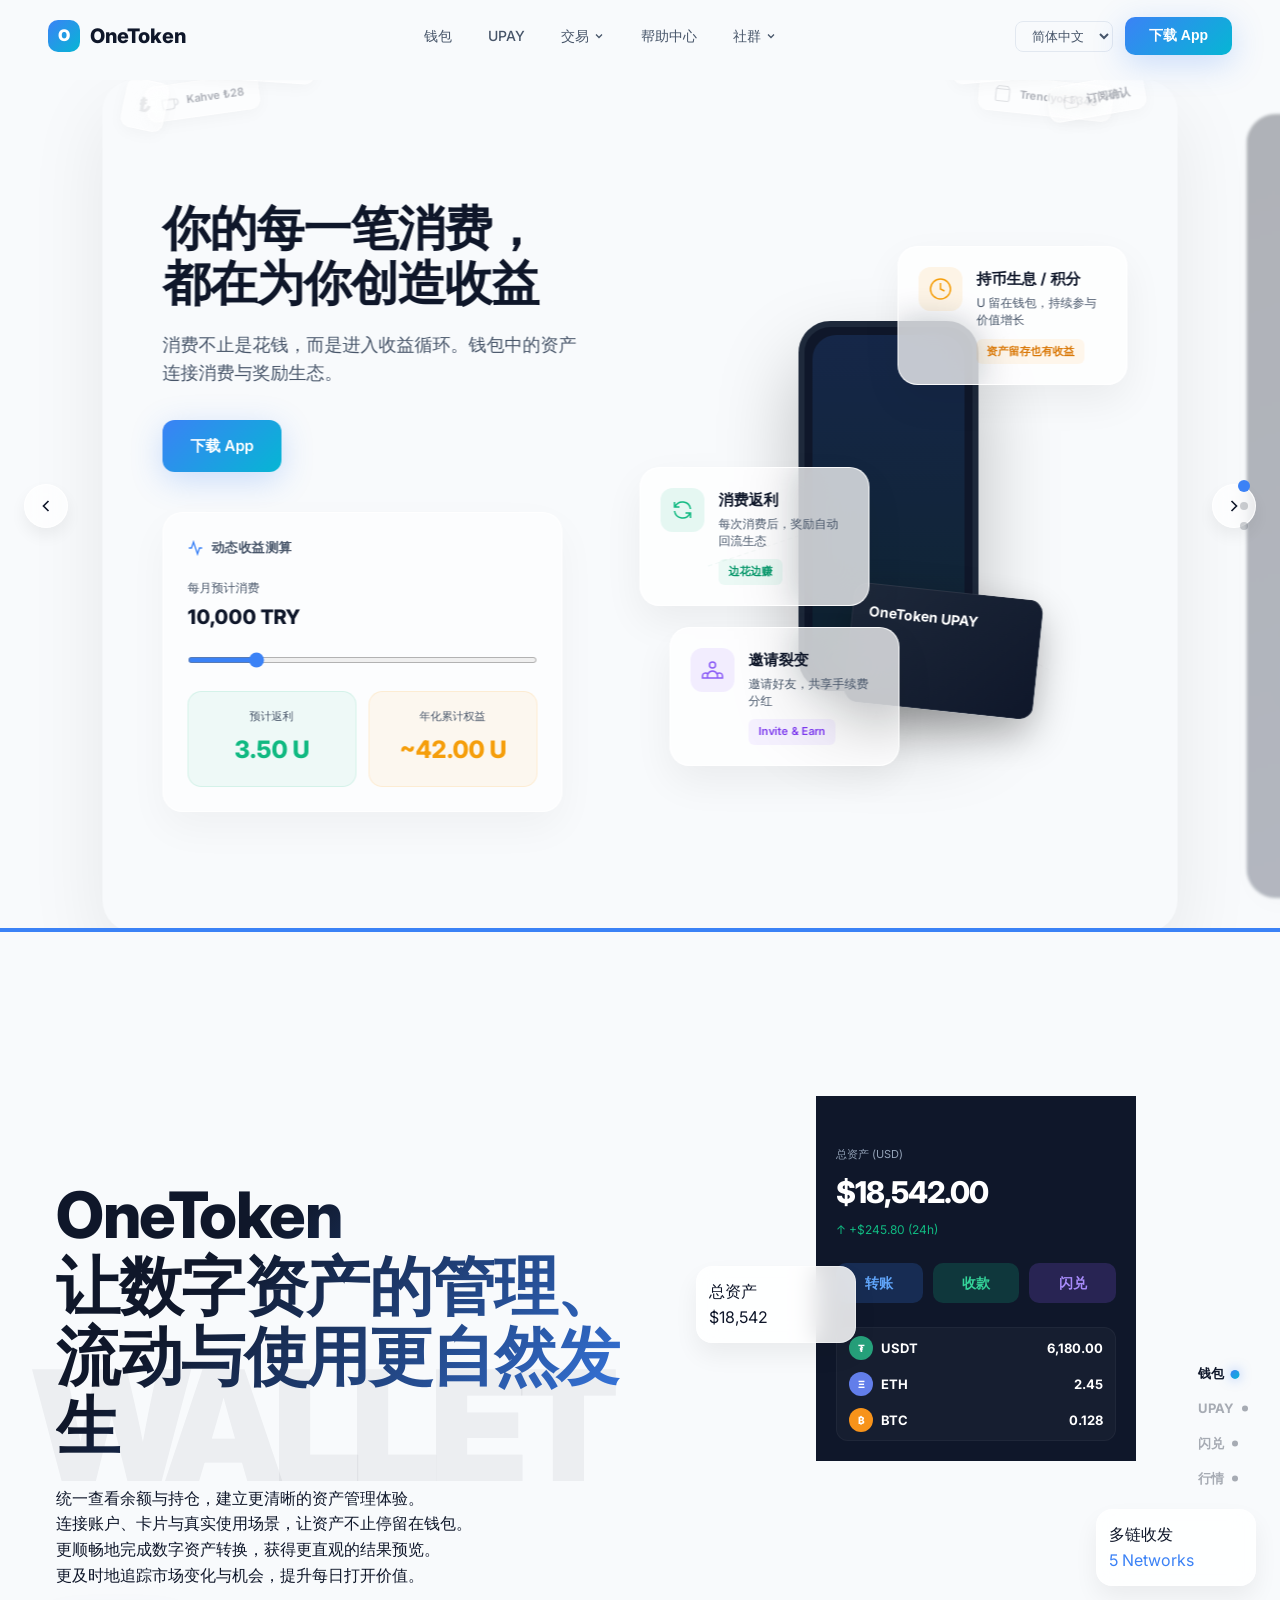
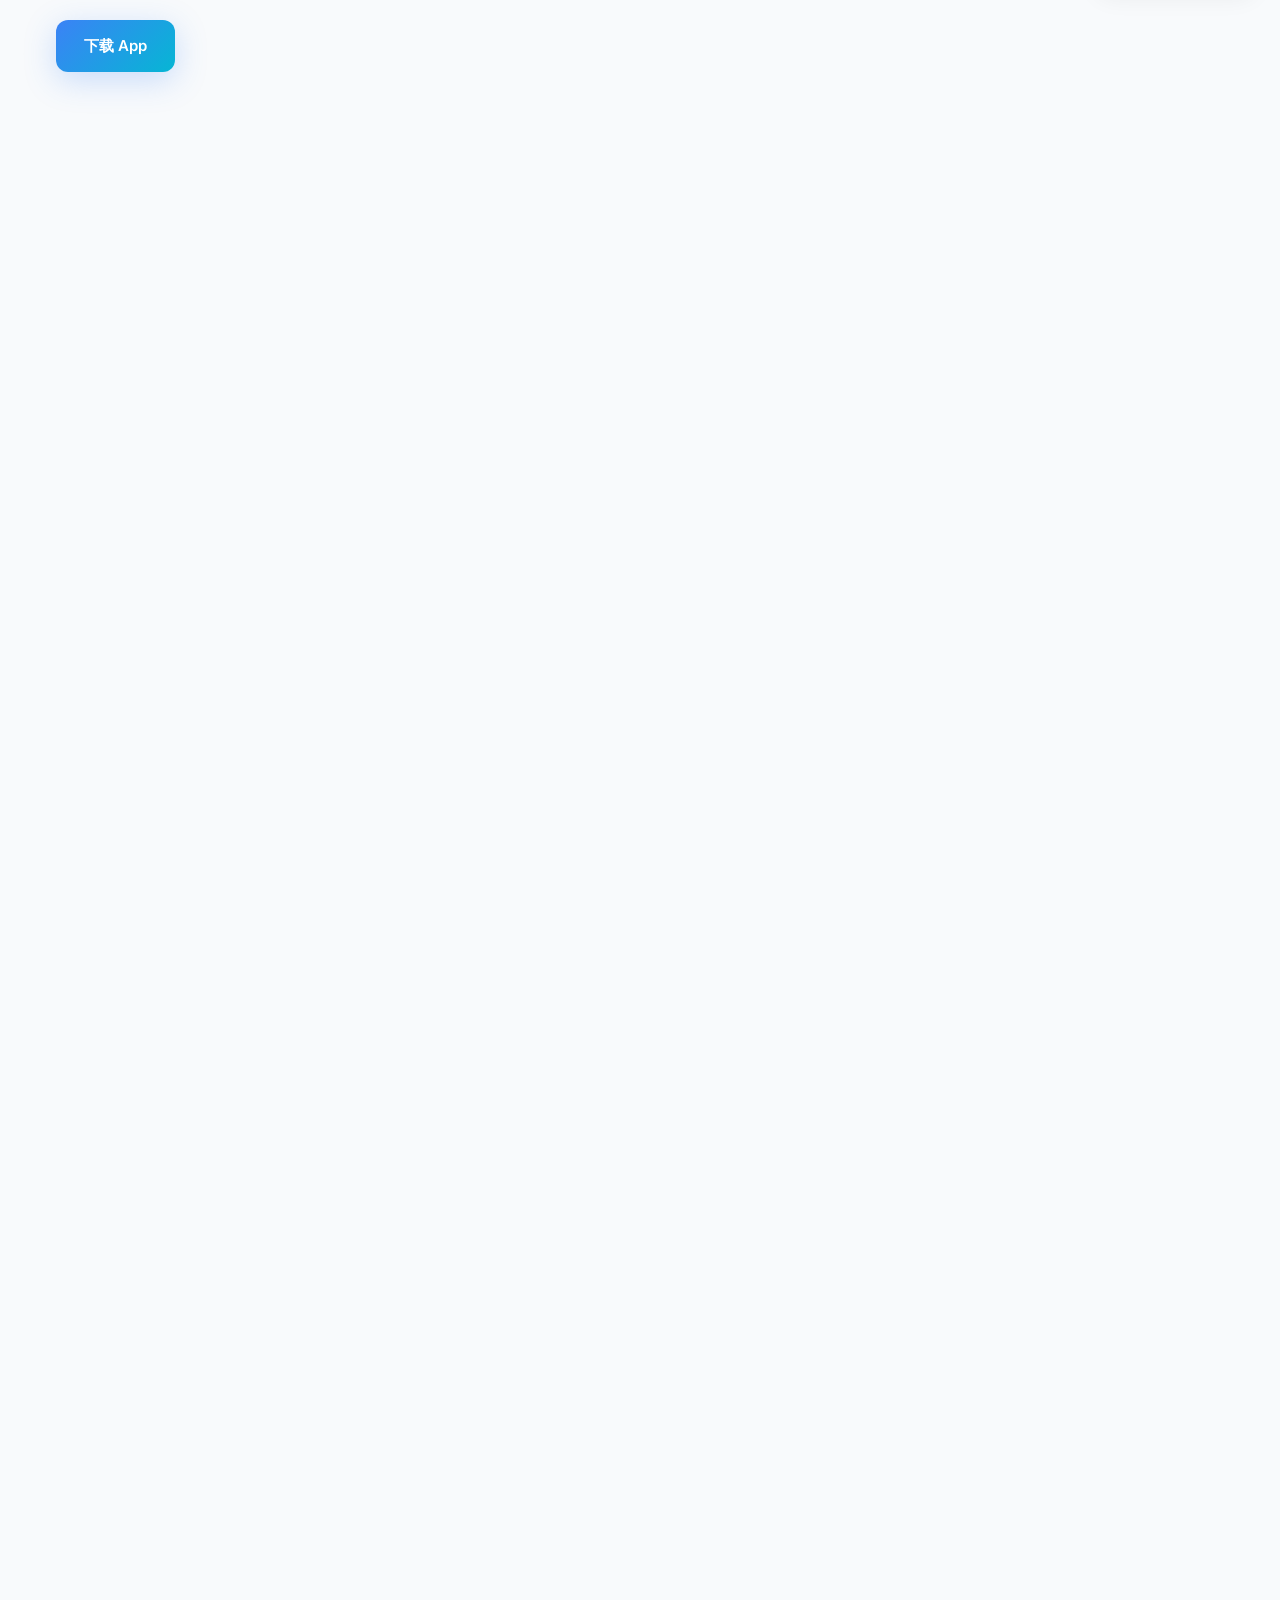
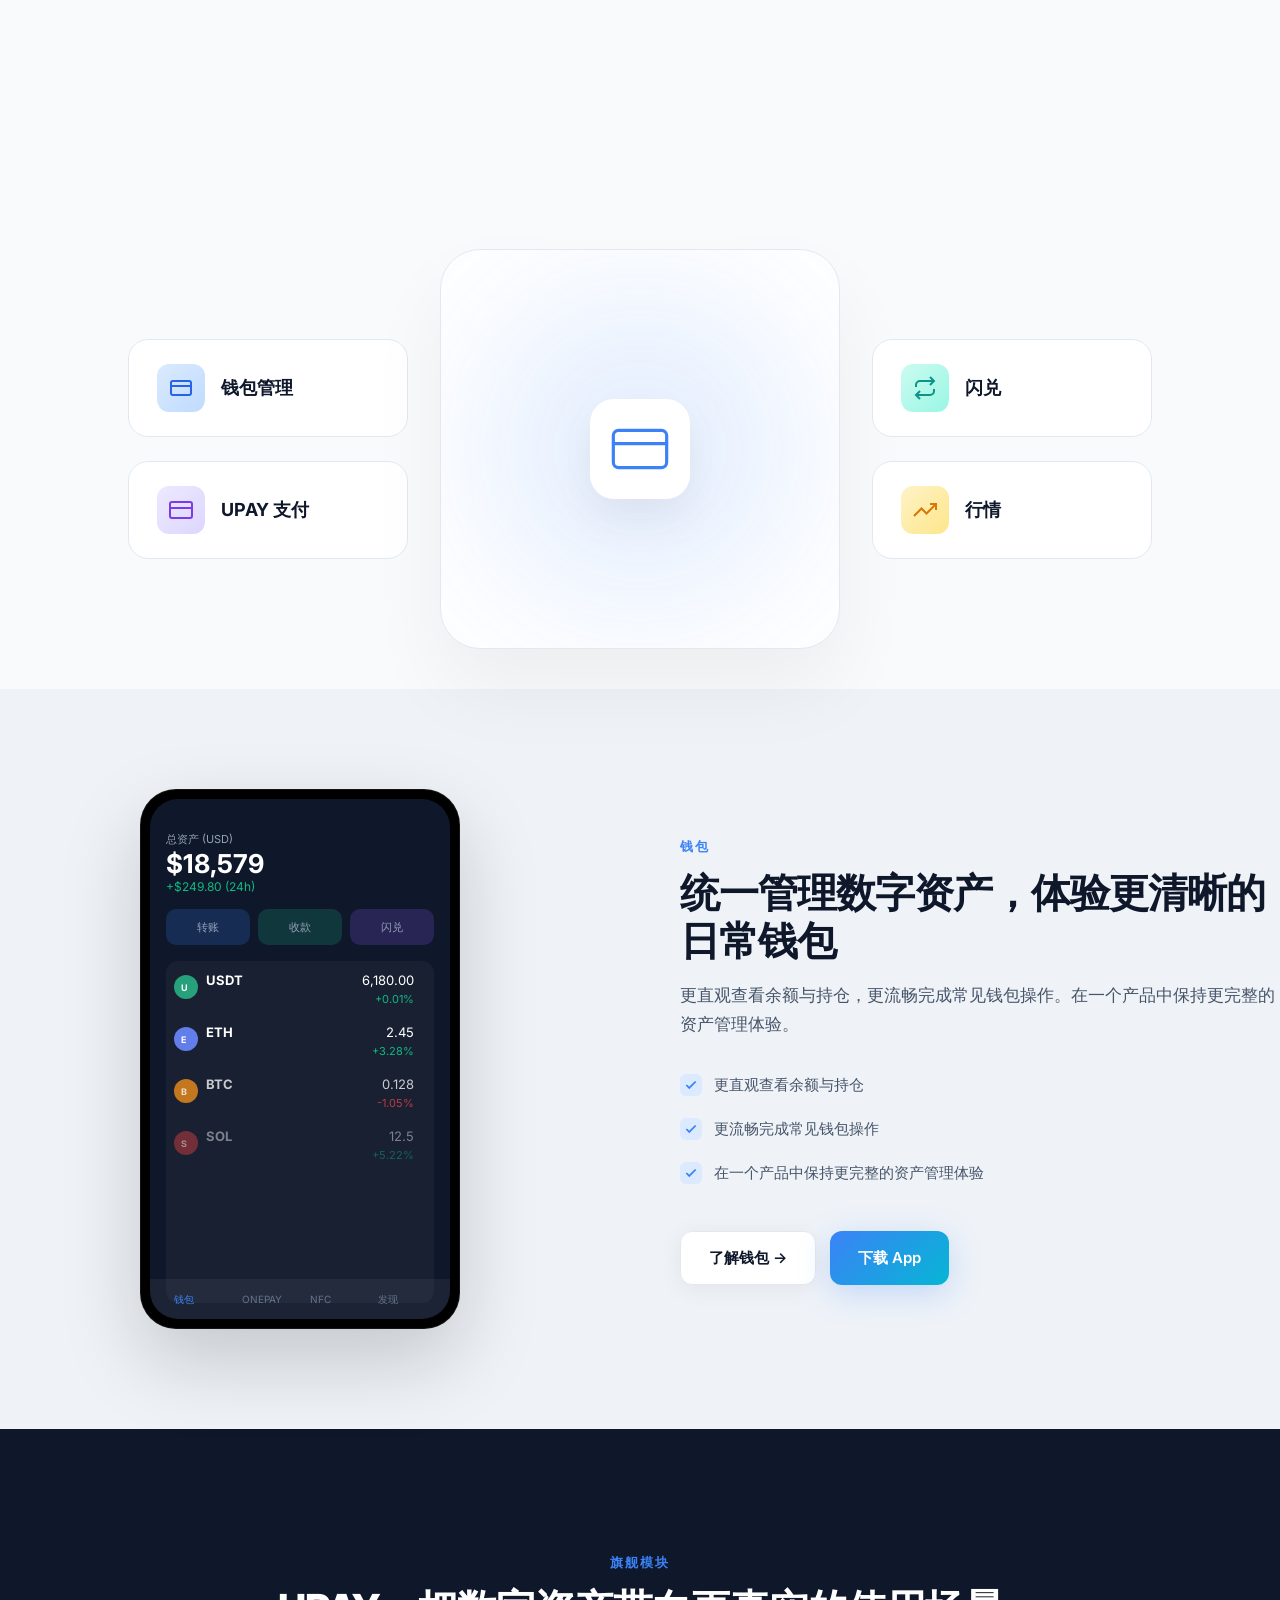
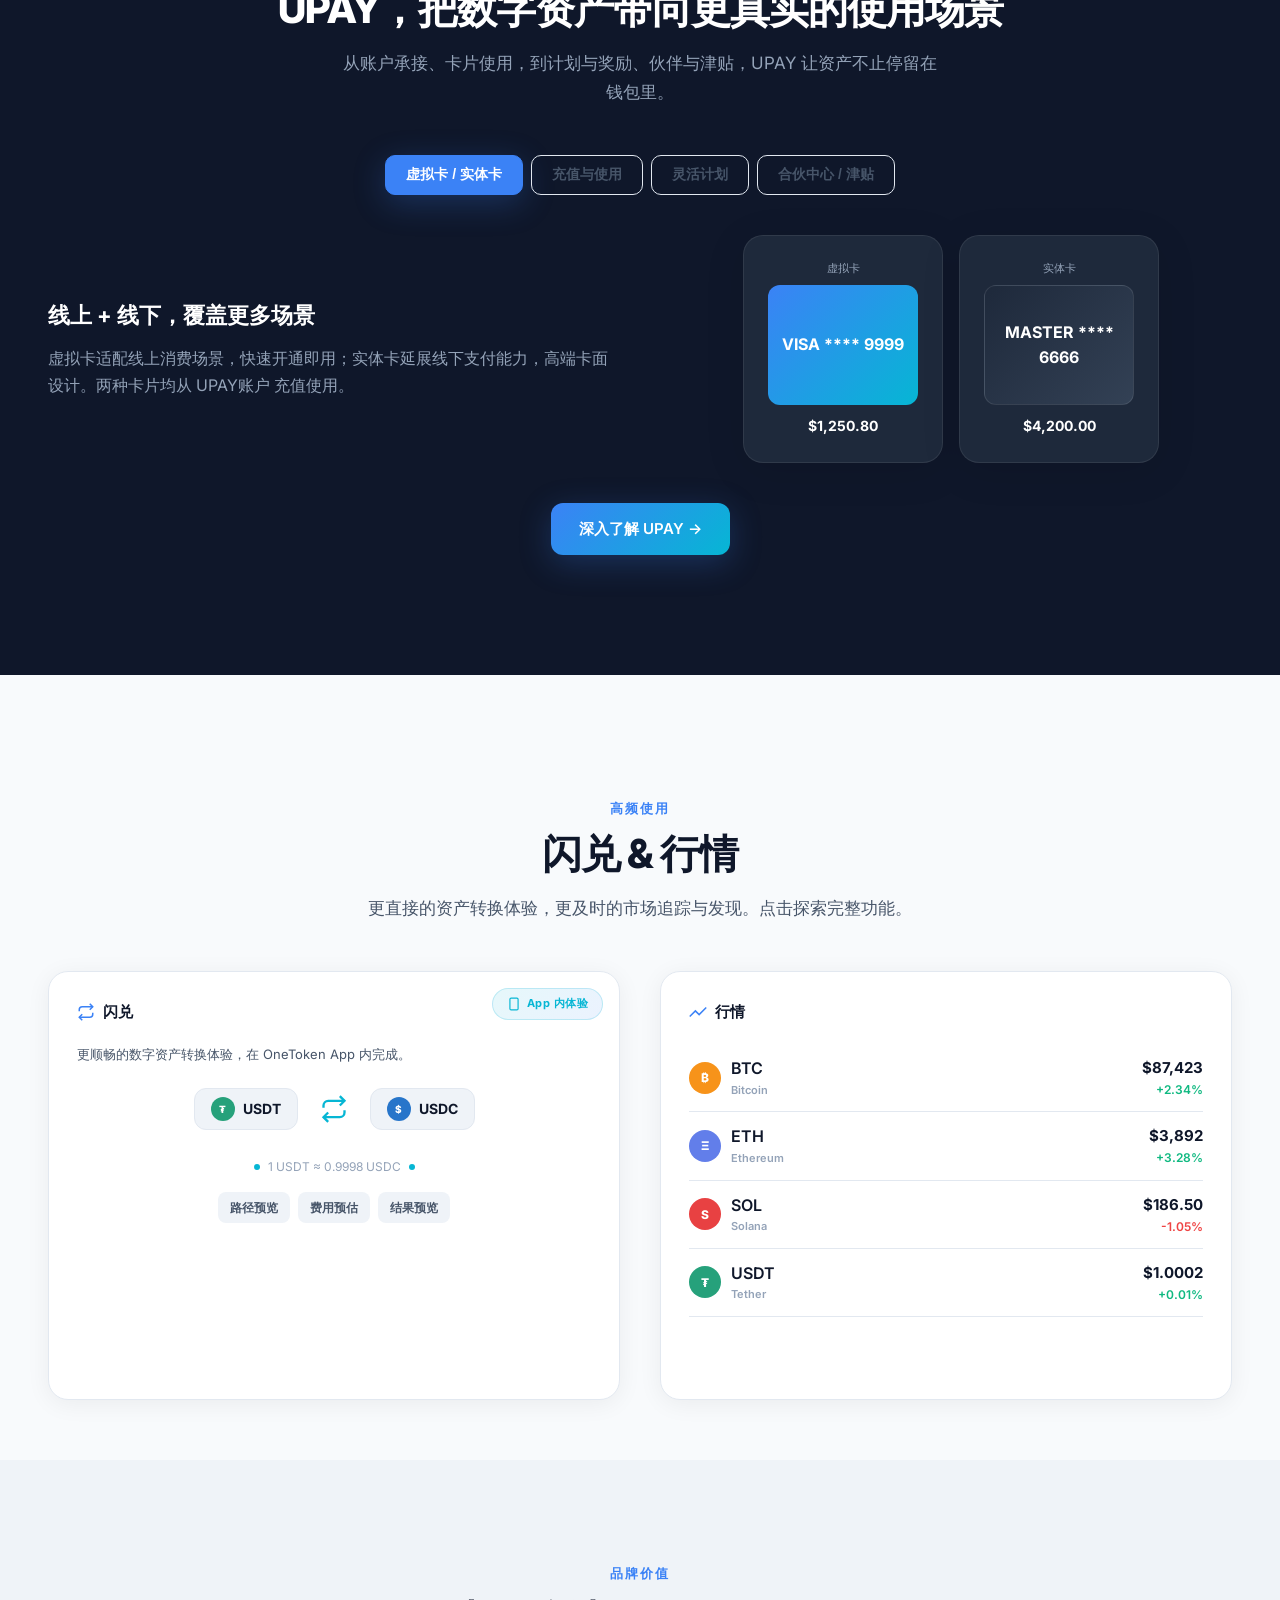
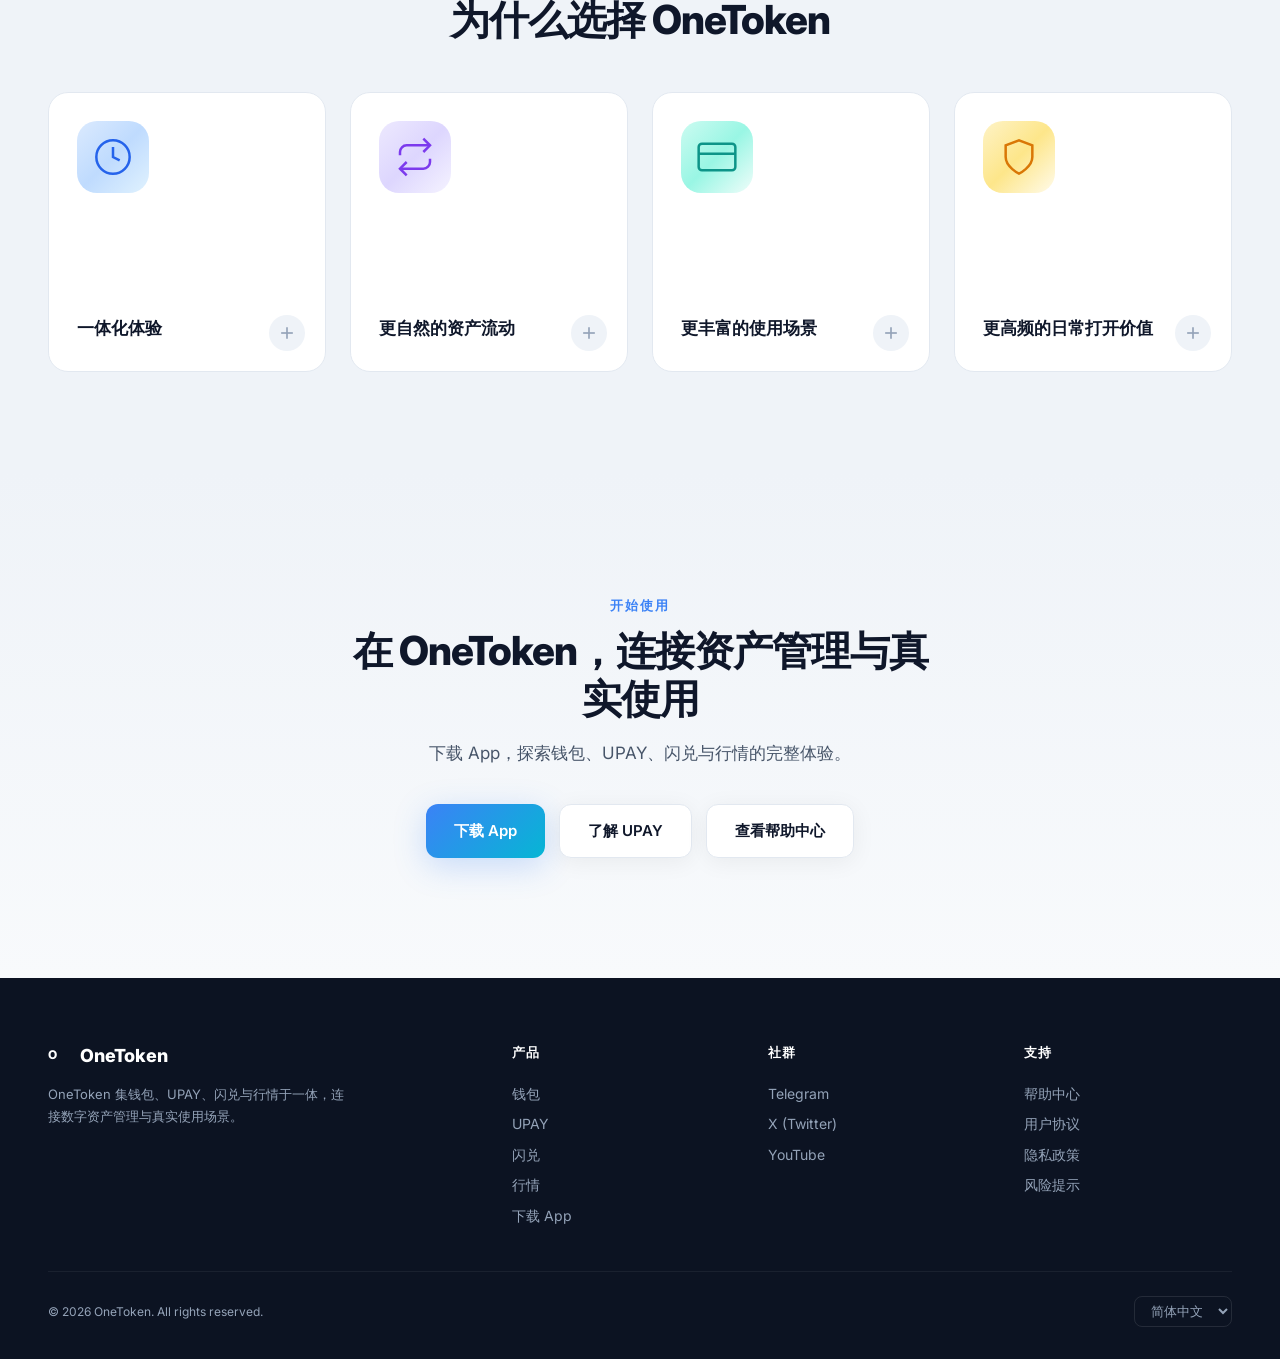
<file: website.html>
<!DOCTYPE html>
<html lang="zh-CN">
<head>
<meta charset="UTF-8">
<meta name="viewport" content="width=device-width, initial-scale=1.0">
<title>OneToken — 让数字资产的管理、流动与使用更自然发生</title>
<meta name="description" content="OneToken 集钱包、UPAY、闪兑与行情于一体，连接资产管理与真实使用场景。">
<link rel="stylesheet" href="website.css">
</head>
<body>

<!-- HEADER -->
<header class="site-header" id="siteHeader">
  <a class="header-logo" onclick="showPage('home')">
    <span class="logo-dot">O</span> OneToken
  </a>
  <button class="mobile-menu-btn" id="mobileMenuBtn" onclick="toggleMobileMenu()">
    <svg width="24" height="24" viewBox="0 0 24 24" fill="none" stroke="currentColor" stroke-width="2"><line x1="3" y1="6" x2="21" y2="6"/><line x1="3" y1="12" x2="21" y2="12"/><line x1="3" y1="18" x2="21" y2="18"/></svg>
  </button>
  <ul class="header-nav" id="mainNav">
    <li><a onclick="showPage('wallet')" data-page="wallet">钱包</a></li>
    <li><a onclick="showPage('upay')" data-page="upay">UPAY</a></li>
    <li class="nav-has-dropdown">
      <a data-page="trade">交易 <svg width="12" height="12" viewBox="0 0 24 24" fill="none" stroke="currentColor" stroke-width="2.5"><polyline points="6 9 12 15 18 9"/></svg></a>
      <div class="nav-dropdown trade-dropdown">
        <a onclick="showPage('swap-demo')">
          <div class="trade-drop-icon swap-icon">
            <svg width="20" height="20" viewBox="0 0 24 24" fill="none" stroke="currentColor" stroke-width="2"><polyline points="17 1 21 5 17 9"/><path d="M3 11V9a4 4 0 014-4h14"/><polyline points="7 23 3 19 7 15"/><path d="M21 13v2a4 4 0 01-4 4H3"/></svg>
          </div>
          <div class="trade-drop-text">
            <div class="trade-drop-title">闪兑</div>
            <div class="trade-drop-desc">更顺畅的数字资产转换体验</div>
          </div>
          <span class="arrow">→</span>
        </a>
        <a onclick="showPage('market-demo')">
          <div class="trade-drop-icon market-icon">
            <svg width="20" height="20" viewBox="0 0 24 24" fill="none" stroke="currentColor" stroke-width="2"><polyline points="23 6 13.5 15.5 8.5 10.5 1 18"/><polyline points="17 6 23 6 23 12"/></svg>
          </div>
          <div class="trade-drop-text">
            <div class="trade-drop-title">行情</div>
            <div class="trade-drop-desc">更及时的市场追踪与发现</div>
          </div>
          <span class="arrow">→</span>
        </a>
      </div>
    </li>
    <li><a onclick="showPage('help')" data-page="help">帮助中心</a></li>
    <li>
      <a>社群 <svg width="12" height="12" viewBox="0 0 24 24" fill="none" stroke="currentColor" stroke-width="2.5"><polyline points="6 9 12 15 18 9"/></svg></a>
      <div class="nav-dropdown">
        <a href="https://t.me/onetoken_official" target="_blank">
          <svg viewBox="0 0 24 24" fill="currentColor"><path d="M12 2C6.48 2 2 6.48 2 12s4.48 10 10 10 10-4.48 10-10S17.52 2 12 2zm4.64 6.8c-.15 1.58-.8 5.42-1.13 7.19-.14.75-.42 1-.68 1.03-.58.05-1.02-.38-1.58-.75-.88-.58-1.38-.94-2.23-1.5-.99-.65-.35-1.01.22-1.59.15-.15 2.71-2.48 2.76-2.69.01-.03.01-.14-.07-.2-.08-.06-.19-.04-.28-.02-.12.03-2.02 1.28-5.69 3.77-.54.37-1.03.55-1.47.54-.48-.01-1.4-.27-2.09-.5-.84-.27-1.51-.42-1.45-.89.03-.25.38-.5 1.04-.78 4.07-1.77 6.79-2.94 8.15-3.51 3.88-1.62 4.69-1.9 5.21-1.91.12 0 .37.03.54.17.14.12.18.28.2.47-.01.06.01.24 0 .37z"/></svg>
          Telegram <span class="arrow">→</span>
        </a>
        <a href="https://x.com/onetoken" target="_blank">
          <svg viewBox="0 0 24 24" fill="currentColor"><path d="M18.244 2.25h3.308l-7.227 8.26 8.502 11.24H16.17l-5.214-6.817L4.99 21.75H1.68l7.73-8.835L1.254 2.25H8.08l4.713 6.231zm-1.161 17.52h1.833L7.084 4.126H5.117z"/></svg>
          X (Twitter) <span class="arrow">→</span>
        </a>
        <a href="https://youtube.com/@onetoken" target="_blank">
          <svg viewBox="0 0 24 24" fill="currentColor"><path d="M23.498 6.186a3.016 3.016 0 0 0-2.122-2.136C19.505 3.545 12 3.545 12 3.545s-7.505 0-9.377.505A3.017 3.017 0 0 0 .502 6.186C0 8.07 0 12 0 12s0 3.93.502 5.814a3.016 3.016 0 0 0 2.122 2.136c1.871.505 9.376.505 9.376.505s7.505 0 9.377-.505a3.015 3.015 0 0 0 2.122-2.136C24 15.93 24 12 24 12s0-3.93-.502-5.814zM9.545 15.568V8.432L15.818 12l-6.273 3.568z"/></svg>
          YouTube <span class="arrow">→</span>
        </a>
      </div>
    </li>
  </ul>
  <div class="header-right">
    <select class="lang-select" id="langSelect"><option>简体中文</option><option>繁體中文</option><option>English</option><option>Türkçe</option></select>
    <button class="btn-download" onclick="showPage('download')">下载 App</button>
  </div>
</header>

<div class="page active" id="page-home">
<!-- ==================== CINEMATIC HERO ==================== -->
<div class="cinematic-hero-wrapper" id="cinematicHero">
  <!-- Horizontal Auto-Scrolling Track -->
  <div class="ch-track-container" id="chTrackContainer">
    <div class="ch-track" id="chTrack">
      
      <!-- ======= Slide 1: Ecosystem ======= -->
      <div class="ch-scene ch-scene-0" data-index="0">
        <div class="ch-bg-layer eco-bg">
          <div class="eco-far"></div>
          <div class="eco-mid">
            <div class="mid-card" style="top:6%;left:4%;transform:rotate(-8deg)">
              <svg width="18" height="18" viewBox="0 0 24 24" fill="none" stroke="currentColor" stroke-width="1.5" opacity="0.5"><path d="M18 8h1a4 4 0 010 8h-1M2 8h16v9a4 4 0 01-4 4H6a4 4 0 01-4-4V8z"/></svg>
              <span>Kahve ₺28</span>
            </div>
            <div class="mid-card" style="top:14%;right:6%;transform:rotate(6deg)">
              <svg width="18" height="18" viewBox="0 0 24 24" fill="none" stroke="currentColor" stroke-width="1.5" opacity="0.5"><path d="M6 2L3 6v14a2 2 0 002 2h14a2 2 0 002-2V6l-3-4zM3 6h18"/></svg>
              <span>Trendyol ₺340</span>
            </div>
            <div class="mid-card" style="bottom:18%;left:6%;transform:rotate(4deg)">
              <svg width="18" height="18" viewBox="0 0 24 24" fill="none" stroke="currentColor" stroke-width="1.5" opacity="0.5"><path d="M21 10c0 7-9 13-9 13s-9-6-9-13a9 9 0 0118 0z"/><circle cx="12" cy="10" r="3"/></svg>
              <span>Kadıköy, Istanbul</span>
            </div>
            <div class="mid-card" style="bottom:8%;right:10%;transform:rotate(-5deg)">
              <svg width="18" height="18" viewBox="0 0 24 24" fill="none" stroke="currentColor" stroke-width="1.5" opacity="0.5"><rect x="2" y="5" width="20" height="14" rx="2"/><path d="M2 10h20"/></svg>
              <span>Migros POS</span>
            </div>
            <div class="mid-card" style="top:50%;left:2%;transform:rotate(12deg)">
              <span style="font-size:20px;font-weight:800;opacity:0.25;">₺</span>
            </div>
            <div class="mid-card" style="top:38%;right:3%;transform:rotate(-10deg)">
              <svg width="16" height="16" viewBox="0 0 24 24" fill="none" stroke="currentColor" stroke-width="1.5" opacity="0.4"><path d="M4 4h16c1.1 0 2 .9 2 2v12c0 1.1-.9 2-2 2H4c-1.1 0-2-.9-2-2V6c0-1.1.9-2 2-2z"/><polyline points="22,6 12,13 2,6"/></svg>
              <span>订阅确认</span>
            </div>
          </div>
        </div>
        <div class="ch-content section-inner eco-layout">
          <div class="ch-text-zone eco-text">
            <h1 class="ch-title">你的每一笔消费，<br>都在为你创造收益</h1>
            <p class="ch-subtitle" style="max-width:420px;">消费不止是花钱，而是进入收益循环。钱包中的资产连接消费与奖励生态。</p>
            <div class="ch-cta-group" style="margin-bottom:40px;">
              <a class="btn btn-primary" onclick="showPage('download')">下载 App</a>
            </div>
            <div class="roi-data-card">
              <div class="roi-card-header">
                <svg width="16" height="16" viewBox="0 0 24 24" fill="none" stroke="currentColor" stroke-width="2"><path d="M22 12h-4l-3 9L9 3l-3 9H2"/></svg>
                <span>动态收益测算</span>
              </div>
              <div class="roi-card-slider">
                <div class="roi-slider-label">每月预计消费</div>
                <div class="roi-slider-value" id="roiConsumption">10,000 TRY</div>
                <input type="range" class="roi-range" min="1000" max="50000" step="1000" value="10000" oninput="updateRoiMock(this.value)">
              </div>
              <div class="roi-card-results">
                <div class="roi-result-block rebate-block">
                  <div class="r-label">预计返利</div>
                  <div class="r-val" id="roiRebate">3.50 U</div>
                </div>
                <div class="roi-result-block yearly-block">
                  <div class="r-label">年化累计权益</div>
                  <div class="r-val" id="roiYearly">~42.00 U</div>
                </div>
              </div>
            </div>
          </div>
          <div class="ch-visual-zone eco-visual">
            <div class="eco-stage">
               <div class="eco-device-core">
                  <div class="composite-phone"><div class="phone-screen-glow"></div></div>
                  <div class="composite-card">OneToken UPAY</div>
               </div>
               <svg class="eco-flow-lines" viewBox="0 0 600 600" fill="none">
                 <path d="M300 180 L480 60" stroke="url(#fg1)" stroke-width="1.5" stroke-dasharray="6 4" opacity="0.25"/>
                 <path d="M240 320 L60 380" stroke="url(#fg2)" stroke-width="1.5" stroke-dasharray="6 4" opacity="0.25"/>
                 <path d="M340 420 L520 520" stroke="url(#fg3)" stroke-width="1.5" stroke-dasharray="6 4" opacity="0.25"/>
                 <defs>
                   <linearGradient id="fg1"><stop stop-color="#F59E0B" offset="0"/><stop stop-color="transparent" offset="1"/></linearGradient>
                   <linearGradient id="fg2"><stop stop-color="#10B981" offset="0"/><stop stop-color="transparent" offset="1"/></linearGradient>
                   <linearGradient id="fg3"><stop stop-color="#8B5CF6" offset="0"/><stop stop-color="transparent" offset="1"/></linearGradient>
                 </defs>
               </svg>
               <div class="eco-pillar pillar-1">
                 <div class="pillar-icon" style="background:rgba(245,158,11,0.1);color:#F59E0B;"><svg viewBox="0 0 24 24" width="24" height="24" fill="none" stroke="currentColor" stroke-width="1.5"><circle cx="12" cy="12" r="10"/><path d="M12 6v6l4 2"/></svg></div>
                 <div class="pillar-body"><strong>持币生息 / 积分</strong><span>U 留在钱包，持续参与价值增长</span><div class="pillar-tag" style="background:rgba(245,158,11,0.08);color:#D97706;">资产留存也有收益</div></div>
               </div>
               <div class="eco-pillar pillar-2">
                 <div class="pillar-icon" style="background:rgba(16,185,129,0.1);color:#10B981;"><svg viewBox="0 0 24 24" width="24" height="24" fill="none" stroke="currentColor" stroke-width="1.5"><path d="M4 4v5h.582m15.356 2A8.001 8.001 0 004.582 9m0 0H9m11 11v-5h-.581m0 0a8.003 8.003 0 01-15.357-2m15.357 2H15"/></svg></div>
                 <div class="pillar-body"><strong>消费返利</strong><span>每次消费后，奖励自动回流生态</span><div class="pillar-tag" style="background:rgba(16,185,129,0.08);color:#059669;">边花边赚</div></div>
               </div>
               <div class="eco-pillar pillar-3">
                 <div class="pillar-icon" style="background:rgba(139,92,246,0.1);color:#8B5CF6;"><svg viewBox="0 0 24 24" width="24" height="24" fill="none" stroke="currentColor" stroke-width="1.5"><path d="M17 20h5v-2a3 3 0 00-5.356-1.857M17 20H7m10 0v-2c0-.656-.126-1.283-.356-1.857M7 20H2v-2a3 3 0 015.356-1.857M7 20v-2c0-.656.126-1.283.356-1.857m0 0a5.002 5.002 0 019.288 0M15 7a3 3 0 11-6 0 3 3 0 016 0z"/></svg></div>
                 <div class="pillar-body"><strong>邀请裂变</strong><span>邀请好友，共享手续费分红</span><div class="pillar-tag" style="background:rgba(139,92,246,0.08);color:#7C3AED;">Invite & Earn</div></div>
               </div>
            </div>
          </div>
        </div>
      </div>
      
      <!-- ======= Slide 2: Security Control Hub ======= -->
      <div class="ch-scene ch-scene-1" data-index="1">
        <div class="ch-bg-layer" style="background: linear-gradient(160deg, #080E1A 0%, #0F172A 45%, #1A2540 100%);"></div>
        <div class="ch-content section-inner dark-mode sec-hub-layout">
          <div class="ch-text-zone sec-text">
            <h1 class="ch-title">安全感不该只靠承诺，<br>而该来自机制</h1>
            <div class="sec-principle">
              <div class="principle-label">核心原则</div>
              <div class="principle-title">Your Keys, Your Crypto</div>
              <div class="principle-desc">你的密钥由你掌控。平台不触碰核心资产，不挪用、不代管。</div>
            </div>
            <div class="sec-trust-rail">
              <div class="trust-item"><svg viewBox="0 0 24 24" width="14" height="14" fill="currentColor"><path d="M12 1L3 5v6c0 5.55 3.84 10.74 9 12 5.16-1.26 9-6.45 9-12V5l-9-4z"/></svg> 资产隔离</div>
              <div class="trust-item" style="font-weight:900;font-style:italic;">VISA / MC</div>
              <div class="trust-item"><svg viewBox="0 0 24 24" width="14" height="14" fill="currentColor"><path d="M12 2C6.48 2 2 6.48 2 12s4.48 10 10 10 10-4.48 10-10S17.52 2 12 2zm-2 15l-5-5 1.41-1.41L10 14.17l7.59-7.59L19 8l-9 9z"/></svg> PCI-DSS</div>
            </div>
            <div class="ch-cta-group">
              <a class="btn btn-primary" onclick="showPage('download')">下载 App</a>
            </div>
          </div>
          <div class="ch-visual-zone sec-visual">
            <div class="sec-hub">
              <div class="hub-center">
                <div class="hub-glow"></div>
                <div class="hub-screen">
                  <div class="hub-title">安全控制中枢</div>
                  <div class="hub-status"><span class="status-dot green"></span> 所有系统正常</div>
                  <div class="hub-row"><span>卡片状态</span><strong style="color:#10B981;">Active</strong></div>
                  <div class="hub-row"><span>最近交易</span><strong>₺48.50 · Starbucks</strong></div>
                  <div class="hub-row"><span>认证方式</span><strong>Face ID</strong></div>
                </div>
              </div>
              <div class="sec-orbit orbit-1 sec-ui-mockup">
                <div class="mock-header">
                  <div class="icon-circle"><svg width="16" height="16" viewBox="0 0 24 24" fill="none" stroke="currentColor" stroke-width="2"><rect x="3" y="11" width="18" height="11" rx="2" ry="2"/><path d="M7 11V7a5 5 0 0110 0v4"/></svg></div>
                  <div><div class="m-title">一键冻结</div><div class="m-sub">**** 4912</div></div>
                  <div class="m-toggle"><div class="m-knob"></div></div>
                </div>
              </div>
              <div class="sec-orbit orbit-2 sec-ui-mockup" style="transition-delay:.12s">
                <div class="mock-header">
                  <div class="icon-circle" style="background:rgba(16,185,129,0.15);color:#10B981;"><svg width="16" height="16" viewBox="0 0 24 24" fill="none" stroke="currentColor" stroke-width="2"><path d="M18 8A6 6 0 006 8c0 7-3 9-3 9h18s-3-2-3-9"/><path d="M13.73 21a2 2 0 01-3.46 0"/></svg></div>
                  <div><div class="m-title">₺48.50 Starbucks TR</div><div class="m-sub">Just now · Kadıköy</div></div>
                </div>
              </div>
              <div class="sec-orbit orbit-3 sec-ui-mockup" style="transition-delay:.24s">
                <div class="mock-header" style="justify-content:center;">
                  <div style="text-align:center;">
                    <svg width="28" height="28" viewBox="0 0 24 24" fill="none" stroke="#38BDF8" stroke-width="1.5" style="margin-bottom:8px;"><path d="M7 3H5a2 2 0 00-2 2v2m14-4h2a2 2 0 012 2v2M3 17v2a2 2 0 002 2h2m10 0h2a2 2 0 002-2v-2M8 10v2m8-2v2M9 16h6"/></svg>
                    <div class="m-title">Face ID 确认支付</div>
                  </div>
                </div>
              </div>
            </div>
          </div>
        </div>
      </div>
      
      <div class="ch-scene ch-scene-2" data-index="2">
        <div class="ch-bg-layer" style="background: radial-gradient(circle at 30% 70%, rgba(16,185,129,0.05) 0%, transparent 50%), #F8FAFC;"></div>
        <div class="ch-content section-inner full-width-content">
          <div class="ch-text-zone center-aligned">
            <h1 class="ch-title">3 步简单入驻，零门槛消费</h1>
            <p class="ch-subtitle">从下载到畅享本地生活消费，仅需极简流程。</p>
            <div class="ch-onboarding-steps">
               <div class="cb-step"><div class="num">1</div><div class="step-content"><div class="s-head">极简注册</div><div class="s-desc">下载 App 并完成认证</div></div></div>
               <div class="cb-line"></div>
               <div class="cb-step"><div class="num">2</div><div class="step-content"><div class="s-head">充值资产</div><div class="s-desc">预留 USDT 作为资金</div></div></div>
               <div class="cb-line"></div>
               <div class="cb-step"><div class="num">3</div><div class="step-content"><div class="s-head">绑定支付</div><div class="s-desc">Apple Pay / Google Pay 即可开始消费</div></div></div>
            </div>
            <div class="ch-bottom-layout">
               <div class="compare-board">
                 <div class="compare-row compare-header">
                   <div class="compare-dim">对比维度</div>
                   <div class="compare-brand">OneToken U卡</div>
                   <div class="compare-alt">传统银行</div>
                 </div>
                 <div class="compare-row">
                   <div class="compare-dim">开卡成本</div>
                   <div class="compare-brand"><span class="chip chip-green">0 月费</span></div>
                   <div class="compare-alt"><span class="chip chip-red">高工本费+年费</span></div>
                 </div>
                 <div class="compare-row">
                   <div class="compare-dim">汇损结构</div>
                   <div class="compare-brand"><span class="chip chip-green">透明·低汇损</span></div>
                   <div class="compare-alt"><span class="chip chip-red">~3%隐藏点差</span></div>
                 </div>
                 <div class="compare-row">
                   <div class="compare-dim">到账体验</div>
                   <div class="compare-brand"><span class="chip chip-green">即付即扣·秒级</span></div>
                   <div class="compare-alt"><span class="chip chip-red">T+1延迟</span></div>
                 </div>
                 <div class="compare-row">
                   <div class="compare-dim">使用门槛</div>
                   <div class="compare-brand"><span class="chip chip-green">极低门槛</span></div>
                   <div class="compare-alt"><span class="chip chip-red">审批复杂</span></div>
                 </div>
               </div>
               <div class="ch-scenario-grid">
                 <div class="ch-scenario-header"><div class="scenario-accent-bar"></div><h3>支持的本地消费场景</h3><p>覆盖土耳其日常高频消费与提现</p></div>
                 <div class="scene-grid-inner">
                   <div class="mat-card"><svg width="20" height="20" viewBox="0 0 24 24" fill="none" stroke="currentColor" stroke-width="2"><rect x="2" y="5" width="20" height="14" rx="2"/><path d="M2 10h20"/></svg><div><strong>POS 终端</strong><span>本地商户刷卡</span></div></div>
                   <div class="mat-card"><svg width="20" height="20" viewBox="0 0 24 24" fill="none" stroke="currentColor" stroke-width="2"><path d="M12 2v20M17 5H9.5a3.5 3.5 0 000 7h5a3.5 3.5 0 010 7H6"/></svg><div><strong>ATM 取现</strong><span>本地提取里拉</span></div></div>
                   <div class="mat-card"><svg width="20" height="20" viewBox="0 0 24 24" fill="none" stroke="currentColor" stroke-width="2"><path d="M6 2L3 6v14a2 2 0 002 2h14a2 2 0 002-2V6l-3-4zM3 6h18M16 10a4 4 0 01-8 0"/></svg><div><strong>外卖电商</strong><span>高频线上消费</span></div></div>
                   <div class="mat-card"><svg width="20" height="20" viewBox="0 0 24 24" fill="none" stroke="currentColor" stroke-width="2"><path d="M12 4v16m8-8H4"/></svg><div><strong>订阅服务</strong><span>Netflix / Spotify</span></div></div>
                 </div>
               </div>
            </div>
            <div class="ch-cta-group center-aligned" style="margin-top:32px;">
              <a class="btn btn-primary" onclick="showPage('download')">下载 App 加入生态</a>
            </div>
          </div>
        </div>
      </div>
      
    </div>
    
    <!-- Navigation / Progress UI -->
    <div class="ch-nav-group">
      <button class="ch-nav-btn ch-nav-prev" id="chBtnPrev">
        <svg width="20" height="20" viewBox="0 0 24 24" fill="none" stroke="currentColor" stroke-width="2"><polyline points="15 18 9 12 15 6"/></svg>
      </button>
      <button class="ch-nav-btn ch-nav-next" id="chBtnNext">
        <svg width="20" height="20" viewBox="0 0 24 24" fill="none" stroke="currentColor" stroke-width="2"><polyline points="9 18 15 12 9 6"/></svg>
      </button>
    </div>
    <div class="ch-timer-container">
      <div class="ch-timer-bar" id="chTimerBar"></div>
    </div>
    <div class="ch-progress-indicator">
      <div class="ch-dot active" data-index="0"></div>
      <div class="ch-dot" data-index="1"></div>
      <div class="ch-dot" data-index="2"></div>
    </div>
  </div>
</div>
<!-- ==================== PRODUCT OVERVIEW ==================== -->
<!-- Product Overview Hero -->
<div class="home-story-wrapper" id="homeStoryWrapper">
  <div class="home-story-sticky">
    
    <!-- 1. Background Layers -->
    <div class="story-bg-layer sc-step-0 active" style="background: radial-gradient(ellipse at 70% 50%, rgba(59,130,246,0.08) 0%, transparent 60%), radial-gradient(ellipse at 30% 80%, rgba(6,182,212,0.06) 0%, transparent 50%);"></div>
    <div class="story-bg-layer sc-step-1" style="background: linear-gradient(135deg, #0F172A 0%, rgba(139,92,246,0.15) 100%);"></div>
    <div class="story-bg-layer sc-step-2" style="background: linear-gradient(135deg, #F8FAFC 0%, rgba(6,182,212,0.1) 100%);"></div>
    <div class="story-bg-layer sc-step-3" style="background: center / cover no-repeat radial-gradient(ellipse at 50% 50%, rgba(245,158,11,0.08) 0%, transparent 70%); background-color: #F8FAFC;"></div>
    
    <!-- 2. Giant Text Layers -->
    <div class="story-giant-texts">
      <div class="story-giant-text sc-step-0 active">WALLET</div>
      <div class="story-giant-text sc-step-1">UPAY</div>
      <div class="story-giant-text sc-step-2">SWAP</div>
      <div class="story-giant-text sc-step-3">MARKET</div>
    </div>

    <div class="section-inner">
      
      <!-- Text Layer -->
      <div class="home-story-text">
        <h1 class="hero-title" style="margin-bottom:24px; max-width:580px;">OneToken<br>让数字资产的管理、流动与使用更自然发生</h1>
        
        <div class="story-sub-text-area">
           <div class="story-sub-text sc-step-0 active">统一查看余额与持仓，建立更清晰的资产管理体验。</div>
           <div class="story-sub-text sc-step-1">连接账户、卡片与真实使用场景，让资产不止停留在钱包。</div>
           <div class="story-sub-text sc-step-2">更顺畅地完成数字资产转换，获得更直观的结果预览。</div>
           <div class="story-sub-text sc-step-3">更及时地追踪市场变化与机会，提升每日打开价值。</div>
        </div>
        
        <div class="btn-group" style="margin-top:32px;">
          <a class="btn btn-primary" onclick="showPage('download')">下载 App</a>
        </div>
      </div>
      
      <!-- Phone visual Layer -->
      <div class="home-story-visual">
         <div class="story-phone-stage" id="storyPhoneStage">
           <!-- Floating Info Cards -->
           <div class="story-float-info sc-step-0 active" style="top:25%; left:-20px; transition-delay: 0.1s;">
              <div class="sc-info-card"><div class="label">总资产</div><div class="val">$18,542</div></div>
           </div>
           <div class="story-float-info sc-step-0 active" style="bottom:25%; right:-20px; transition-delay: 0.2s;">
              <div class="sc-info-card"><div class="label">多链收发</div><div class="val" style="color:#3B82F6;">5 Networks</div></div>
           </div>
           
           <div class="story-float-info sc-step-1" style="top:20%; right:-16px; transition-delay: 0.1s;">
              <div class="sc-info-card"><div class="label">虚拟实体双卡</div><div class="val" style="color:#8B5CF6;">即见即可用</div></div>
           </div>
           <div class="story-float-info sc-step-1" style="bottom:30%; left:-16px; transition-delay: 0.2s;">
              <div class="sc-info-card"><div class="label">UPAY 余额</div><div class="val">$320.50</div></div>
           </div>
           
           <div class="story-float-info sc-step-2" style="top:25%; left:-20px; transition-delay: 0.1s;">
              <div class="sc-info-card"><div class="label">最优路径</div><div class="val" style="color:#06B6D4;">1Inch Router</div></div>
           </div>
           <div class="story-float-info sc-step-2" style="bottom:25%; right:-16px; transition-delay: 0.2s;">
              <div class="sc-info-card"><div class="label">预估收到</div><div class="val" style="color:#06B6D4;">999.80 USDC</div></div>
           </div>

           <div class="story-float-info sc-step-3" style="top:20%; right:-20px; transition-delay: 0.1s;">
              <div class="sc-info-card"><div class="label">自选追踪</div><div class="val" style="color:#F59E0B;">+8 热门项目</div></div>
           </div>
           <div class="story-float-info sc-step-3" style="bottom:20%; left:-16px; transition-delay: 0.2s;">
              <div class="sc-info-card"><div class="label">上涨提醒</div><div class="val" style="color:#10B981;">实时触达</div></div>
           </div>

           <!-- Multilayer Glows -->
           <div class="story-glow sc-glow-0"><div class="glow-blob glow-blue"></div></div>
           <div class="story-glow sc-glow-1"><div class="glow-blob glow-purple"></div></div>
           <div class="story-glow sc-glow-2"><div class="glow-blob glow-cyan"></div></div>
           <div class="story-glow sc-glow-3"><div class="glow-blob glow-orange"></div></div>

           <!-- The Phone Device container -->
           <div class="story-phone" id="storyPhone">
            <!-- Notch -->
            <div class="story-phone-notch"></div>
            
            <!-- Screen Display Area -->
            <div class="story-phone-screen">
               <!-- Screen 0: Wallet -->
               <div class="story-screen sc-step-0 active" style="background:#0F172A; padding:50px 20px 20px; color:#fff;">
                 <div style="font-size:11px;color:#94A3B8;margin-bottom:4px;">总资产 (USD)</div>
                 <div style="font-size:30px;font-weight:800;letter-spacing:-1px;">$18,542.00</div>
                 <div style="font-size:12px;color:#10B981;margin-bottom:24px;margin-top:4px;">↑ +$245.80 (24h)</div>
                 <div style="display:flex;gap:10px;margin-bottom:24px;">
                   <div style="flex:1;height:40px;background:rgba(59,130,246,0.2);border-radius:10px;display:flex;align-items:center;justify-content:center;color:#60A5FA;"><span style="font-size:14px;font-weight:700;">转账</span></div>
                   <div style="flex:1;height:40px;background:rgba(16,185,129,0.2);border-radius:10px;display:flex;align-items:center;justify-content:center;color:#34D399;"><span style="font-size:14px;font-weight:700;">收款</span></div>
                   <div style="flex:1;height:40px;background:rgba(139,92,246,0.2);border-radius:10px;display:flex;align-items:center;justify-content:center;color:#A78BFA;"><span style="font-size:14px;font-weight:700;">闪兑</span></div>
                 </div>
                 <div style="background:rgba(255,255,255,0.03);border-radius:12px;padding:8px 12px;display:flex;flex-direction:column;gap:12px;border:1px solid rgba(255,255,255,0.04);">
                   <div style="display:flex;justify-content:space-between;align-items:center;"><div style="display:flex;align-items:center;gap:8px;"><div style="width:24px;height:24px;background:#26A17B;color:#fff;border-radius:50%;display:flex;align-items:center;justify-content:center;font-size:10px;font-weight:800;">₮</div><span style="font-size:13px;font-weight:700;">USDT</span></div><div style="text-align:right;"><span style="display:block;font-size:13px;font-weight:700;">6,180.00</span></div></div>
                   <div style="display:flex;justify-content:space-between;align-items:center;"><div style="display:flex;align-items:center;gap:8px;"><div style="width:24px;height:24px;background:#627EEA;color:#fff;border-radius:50%;display:flex;align-items:center;justify-content:center;font-size:10px;font-weight:800;">Ξ</div><span style="font-size:13px;font-weight:700;">ETH</span></div><div style="text-align:right;"><span style="display:block;font-size:13px;font-weight:700;">2.45</span></div></div>
                   <div style="display:flex;justify-content:space-between;align-items:center;"><div style="display:flex;align-items:center;gap:8px;"><div style="width:24px;height:24px;background:#F7931A;color:#fff;border-radius:50%;display:flex;align-items:center;justify-content:center;font-size:10px;font-weight:800;">₿</div><span style="font-size:13px;font-weight:700;">BTC</span></div><div style="text-align:right;"><span style="display:block;font-size:13px;font-weight:700;">0.128</span></div></div>
                 </div>
               </div>
               
               <!-- Screen 1: UPAY -->
               <div class="story-screen sc-step-1" style="background:linear-gradient(180deg, #101829 0%, #0B0F1A 100%); padding:50px 20px 20px;">
                 <div style="text-align:center;">
                   <div style="font-size:11px;color:#64748B;font-weight:500;">UPAY账户可用余额</div>
                   <div style="font-size:32px;font-weight:800;color:#F1F5F9;letter-spacing:-1px;margin:4px 0;">$320.50</div>
                 </div>
                 <div style="margin-top:20px;display:flex;gap:10px;">
                   <div style="flex:1;height:44px;background:linear-gradient(135deg, #4338CA 0%, #6366F1 100%);border-radius:10px;color:#fff;display:flex;align-items:center;justify-content:center;font-size:13px;font-weight:700;">充值</div>
                   <div style="flex:1;height:44px;background:rgba(255,255,255,0.05);border-radius:10px;color:#C7D2FE;display:flex;align-items:center;justify-content:center;font-size:13px;font-weight:700;">提现</div>
                 </div>
                 <div style="margin-top:24px;background:linear-gradient(135deg,#3B82F6,#06B6D4);border-radius:12px;height:140px;padding:20px;color:#fff;position:relative;overflow:hidden;box-shadow:0 12px 24px rgba(59,130,246,0.25);">
                    <div style="font-size:10px;opacity:0.8;">VISA Virtual</div>
                    <div style="font-size:16px;font-weight:700;margin-top:24px;letter-spacing:2px;font-family:monospace;">**** 9999</div>
                    <div style="position:absolute;bottom:16px;left:16px;font-size:11px;">12/29</div>
                    <div style="position:absolute;bottom:16px;right:16px;font-size:13px;font-weight:700;">$1,250.80</div>
                 </div>
               </div>

               <!-- Screen 2: Swap -->
               <div class="story-screen sc-step-2" style="background:#FAFAFA; padding:50px 16px 20px; color:#0F172A;">
                 <h3 style="margin-bottom:16px;font-size:16px;font-weight:700;text-align:center;">闪兑</h3>
                 <div style="background:#fff;border-radius:12px;padding:12px;margin-bottom:8px;border:1px solid #E2E8F0;box-shadow:0 4px 12px rgba(0,0,0,0.02);">
                   <div style="color:#64748B;font-size:11px;font-weight:600;margin-bottom:8px;">跨链兑换卖出</div>
                   <div style="display:flex;justify-content:space-between;align-items:center;">
                     <span style="font-size:22px;font-weight:800;font-family:monospace;">1,000</span>
                     <span style="background:#F1F5F9;padding:6px 10px;border-radius:16px;font-size:11px;font-weight:700;display:flex;align-items:center;gap:4px;"><span style="width:14px;height:14px;background:#26A17B;color:#fff;border-radius:50%;display:inline-flex;align-items:center;justify-content:center;font-size:8px;">₮</span> USDT</span>
                   </div>
                 </div>
                 <div style="text-align:center;margin:-10px 0;position:relative;z-index:2;">
                    <div style="width:28px;height:28px;background:#fff;border-radius:50%;display:inline-flex;align-items:center;justify-content:center;box-shadow:0 4px 8px rgba(0,0,0,0.08);color:#06B6D4;"><svg width="14" height="14" viewBox="0 0 24 24" fill="none" stroke="currentColor" stroke-width="2"><line x1="12" y1="5" x2="12" y2="19"/><polyline points="19 12 12 19 5 12"/></svg></div>
                 </div>
                 <div style="background:#fff;border-radius:12px;padding:12px;margin-top:8px;border:1px solid #E2E8F0;box-shadow:0 4px 12px rgba(0,0,0,0.02);">
                   <div style="color:#64748B;font-size:11px;font-weight:600;margin-bottom:8px;">跨链兑换接收</div>
                   <div style="display:flex;justify-content:space-between;align-items:center;">
                     <span style="font-size:22px;font-weight:800;font-family:monospace;color:#06B6D4;">999.80</span>
                     <span style="background:#F1F5F9;padding:6px 10px;border-radius:16px;font-size:11px;font-weight:700;display:flex;align-items:center;gap:4px;"><span style="width:14px;height:14px;background:#2775CA;color:#fff;border-radius:50%;display:inline-flex;align-items:center;justify-content:center;font-size:8px;">$</span> USDC</span>
                   </div>
                 </div>
                 <div style="margin-top:16px;background:#F8FAFC;border:1px solid #E2E8F0;border-radius:8px;padding:8px 12px;font-size:11px;display:flex;justify-content:space-between;"><span style="color:#64748B;">最优路径</span><span style="font-weight:700;color:#06B6D4;">1Inch Router</span></div>
                 <div style="margin-top:20px;background:#06B6D4;color:#fff;text-align:center;padding:12px;border-radius:12px;font-size:13px;font-weight:700;">预览结果</div>
               </div>
               
               <!-- Screen 3: Market -->
               <div class="story-screen sc-step-3" style="background:#0F172A; padding:50px 16px 20px; color:#fff;">
                 <h3 style="margin-bottom:20px;font-size:16px;font-weight:700;text-align:center;">行情</h3>
                 <div style="display:flex;background:rgba(255,255,255,0.05);border-radius:10px;padding:3px;margin-bottom:16px;">
                    <div style="flex:1;text-align:center;padding:6px;font-size:11px;font-weight:600;background:rgba(255,255,255,0.1);border-radius:8px;color:#F1F5F9;">热门</div>
                    <div style="flex:1;text-align:center;padding:6px;font-size:11px;color:#94A3B8;">涨幅榜</div>
                    <div style="flex:1;text-align:center;padding:6px;font-size:11px;color:#94A3B8;">自选</div>
                 </div>
                 <div style="display:flex;flex-direction:column;gap:12px;">
                   <div style="display:flex;justify-content:space-between;align-items:center;border-bottom:1px solid rgba(255,255,255,0.04);padding-bottom:10px;">
                     <div style="display:flex;align-items:center;gap:10px;"><div style="width:24px;height:24px;background:#F7931A;border-radius:50%;display:flex;align-items:center;justify-content:center;font-weight:800;font-size:10px;">₿</div><div><div style="font-weight:700;font-size:13px;">BTC</div><div style="font-size:10px;color:#94A3B8;">Bitcoin</div></div></div>
                     <div style="text-align:right;"><div style="font-weight:700;font-size:13px;font-family:monospace;">$87,423</div><div style="color:#10B981;font-size:10px;font-weight:600;">+2.34%</div></div>
                   </div>
                   <div style="display:flex;justify-content:space-between;align-items:center;border-bottom:1px solid rgba(255,255,255,0.04);padding-bottom:10px;">
                     <div style="display:flex;align-items:center;gap:10px;"><div style="width:24px;height:24px;background:#627EEA;border-radius:50%;display:flex;align-items:center;justify-content:center;font-weight:800;font-size:10px;">Ξ</div><div><div style="font-weight:700;font-size:13px;">ETH</div><div style="font-size:10px;color:#94A3B8;">Ethereum</div></div></div>
                     <div style="text-align:right;"><div style="font-weight:700;font-size:13px;font-family:monospace;">$3,892.50</div><div style="color:#10B981;font-size:10px;font-weight:600;">+3.28%</div></div>
                   </div>
                   <div style="display:flex;justify-content:space-between;align-items:center;border-bottom:1px solid rgba(255,255,255,0.04);padding-bottom:10px;">
                     <div style="display:flex;align-items:center;gap:10px;"><div style="width:24px;height:24px;background:#E84142;border-radius:50%;display:flex;align-items:center;justify-content:center;font-weight:800;font-size:10px;">S</div><div><div style="font-weight:700;font-size:13px;">SOL</div><div style="font-size:10px;color:#94A3B8;">Solana</div></div></div>
                     <div style="text-align:right;"><div style="font-weight:700;font-size:13px;font-family:monospace;">$186.50</div><div style="color:#EF4444;font-size:10px;font-weight:600;">-1.05%</div></div>
                   </div>
                 </div>
               </div>
               
            </div>
         </div>
         <!-- End of .story-phone-stage -->
         </div>
      </div>
    </div>
    
    <!-- 3. Progress Indicator Sidebar -->
    <div class="story-indicator">
      <div class="indicator-item sc-step-0 active"><span class="label">钱包</span><div class="dot"></div></div>
      <div class="indicator-item sc-step-1"><span class="label">UPAY</span><div class="dot"></div></div>
      <div class="indicator-item sc-step-2"><span class="label">闪兑</span><div class="dot"></div></div>
      <div class="indicator-item sc-step-3"><span class="label">行情</span><div class="dot"></div></div>
    </div>
  </div>
</div>

<!-- Capabilities Index -->
<section class="section" style="padding-top:20px; padding-bottom:40px;" id="capSection">
  <div style="text-align:center;" class="reveal">
    <h2 class="section-title" style="margin-bottom:10px; font-size:24px;">探索四大能力</h2>
  </div>
  <div class="cap-matrix" id="capMatrix">
    <!-- Left Column: Wallet & UPAY -->
    <div class="cap-matrix-col left-col">
      <div class="cap-card reveal" onclick="showPage('wallet')" data-cap="wallet" onmouseenter="setCapMatrixActive('wallet')">
        <div class="cap-card-default">
           <div class="cap-icon wallet"><svg width="24" height="24" viewBox="0 0 24 24" fill="none" stroke="currentColor" stroke-width="2"><rect x="2" y="5" width="20" height="14" rx="2"/><path d="M2 10h20"/></svg></div>
           <h3>钱包管理</h3>
        </div>
        <div class="cap-card-detail">
           <p>统一查看余额与持仓，体验更清晰的日常钱包。</p>
        </div>
      </div>
      
      <div class="cap-card reveal reveal-delay-1" onclick="showPage('upay')" data-cap="upay" onmouseenter="setCapMatrixActive('upay')">
        <div class="cap-card-default">
           <div class="cap-icon upay"><svg width="24" height="24" viewBox="0 0 24 24" fill="none" stroke="currentColor" stroke-width="2"><rect x="1" y="4" width="22" height="16" rx="2"/><line x1="1" y1="10" x2="23" y2="10"/></svg></div>
           <h3>UPAY 支付</h3>
        </div>
        <div class="cap-card-detail">
           <p>把数字资产带向更真实的使用场景与计划奖励。</p>
        </div>
      </div>
    </div>
    
    <!-- Center Column: Main Visual (Desktop only mostly, or stays on top on mobile) -->
    <div class="cap-matrix-center reveal reveal-delay-2" id="capMatrixCenter">
      <div class="matrix-visual-layer mv-wallet active">
         <div class="mv-blob" style="background:rgba(59,130,246,0.15);"></div>
         <div class="mv-icon"><svg width="64" height="64" viewBox="0 0 24 24" fill="none" stroke="#3B82F6" stroke-width="1.2"><rect x="2" y="5" width="20" height="14" rx="2"/><path d="M2 10h20"/></svg></div>
      </div>
      <div class="matrix-visual-layer mv-upay">
         <div class="mv-blob" style="background:rgba(139,92,246,0.15);"></div>
         <div class="mv-icon"><svg width="64" height="64" viewBox="0 0 24 24" fill="none" stroke="#8B5CF6" stroke-width="1.2"><rect x="1" y="4" width="22" height="16" rx="2"/><line x1="1" y1="10" x2="23" y2="10"/></svg></div>
      </div>
      <div class="matrix-visual-layer mv-swap">
         <div class="mv-blob" style="background:rgba(6,182,212,0.15);"></div>
         <div class="mv-icon"><svg width="64" height="64" viewBox="0 0 24 24" fill="none" stroke="#06B6D4" stroke-width="1.2"><polyline points="17 1 21 5 17 9"/><path d="M3 11V9a4 4 0 014-4h14"/><polyline points="7 23 3 19 7 15"/><path d="M21 13v2a4 4 0 01-4 4H3"/></svg></div>
      </div>
      <div class="matrix-visual-layer mv-market">
         <div class="mv-blob" style="background:rgba(245,158,11,0.15);"></div>
         <div class="mv-icon"><svg width="64" height="64" viewBox="0 0 24 24" fill="none" stroke="#F59E0B" stroke-width="1.2"><polyline points="23 6 13.5 15.5 8.5 10.5 1 18"/><polyline points="17 6 23 6 23 12"/></svg></div>
      </div>
    </div>

    <!-- Right Column: Swap & Market -->
    <div class="cap-matrix-col right-col">
      <div class="cap-card reveal reveal-delay-3" onclick="showPage('swap-demo')" data-cap="swap" onmouseenter="setCapMatrixActive('swap')">
        <div class="cap-card-default">
           <div class="cap-icon swap"><svg width="24" height="24" viewBox="0 0 24 24" fill="none" stroke="currentColor" stroke-width="2"><polyline points="17 1 21 5 17 9"/><path d="M3 11V9a4 4 0 014-4h14"/><polyline points="7 23 3 19 7 15"/><path d="M21 13v2a4 4 0 01-4 4H3"/></svg></div>
           <h3>闪兑</h3>
        </div>
        <div class="cap-card-detail">
           <p>提供多链最优的自然资产转换路径与体验。</p>
        </div>
      </div>
      
      <div class="cap-card reveal reveal-delay-4" onclick="showPage('market-demo')" data-cap="market" onmouseenter="setCapMatrixActive('market')">
        <div class="cap-card-default">
           <div class="cap-icon market"><svg width="24" height="24" viewBox="0 0 24 24" fill="none" stroke="currentColor" stroke-width="2"><polyline points="23 6 13.5 15.5 8.5 10.5 1 18"/><polyline points="17 6 23 6 23 12"/></svg></div>
           <h3>行情</h3>
        </div>
        <div class="cap-card-detail">
           <p>提供实时的市场追踪发现与价格动态。</p>
        </div>
      </div>
    </div>
  </div>
</section>

<!-- Wallet Preview -->
<section class="section-alt" id="walletSection">
  <div class="section-inner feature-row reveal">
    <div class="feature-visual wallet-anim-wrap">
      <div class="wallet-device-frame">
        <canvas id="walletCanvas" width="300" height="520"></canvas>
      </div>
    </div>
    <div class="feature-text">
      <span class="section-label">钱包</span>
      <h2 class="section-title">统一管理数字资产，体验更清晰的日常钱包</h2>
      <p class="section-desc">更直观查看余额与持仓，更流畅完成常见钱包操作。在一个产品中保持更完整的资产管理体验。</p>
      <ul class="feature-list">
        <li><span class="check"><svg width="14" height="14" viewBox="0 0 24 24" fill="none" stroke="currentColor" stroke-width="3"><polyline points="20 6 9 17 4 12"/></svg></span>更直观查看余额与持仓</li>
        <li><span class="check"><svg width="14" height="14" viewBox="0 0 24 24" fill="none" stroke="currentColor" stroke-width="3"><polyline points="20 6 9 17 4 12"/></svg></span>更流畅完成常见钱包操作</li>
        <li><span class="check"><svg width="14" height="14" viewBox="0 0 24 24" fill="none" stroke="currentColor" stroke-width="3"><polyline points="20 6 9 17 4 12"/></svg></span>在一个产品中保持更完整的资产管理体验</li>
      </ul>
      <div class="btn-group">
        <a class="btn btn-secondary" onclick="showPage('wallet')">了解钱包 →</a>
        <a class="btn btn-primary" onclick="showPage('download')">下载 App</a>
      </div>
    </div>
  </div>
</section>

<!-- UPAY Flagship -->
<section class="section-dark" style="padding:120px 48px;" id="upaySection">
  <div class="section-inner reveal">
    <div style="text-align:center;margin-bottom:48px;">
      <span class="section-label">旗舰模块</span>
      <h2 class="section-title" style="color:#fff;">UPAY，把数字资产带向更真实的使用场景</h2>
      <p class="section-desc" style="margin:0 auto;">从账户承接、卡片使用，到计划与奖励、伙伴与津贴，UPAY 让资产不止停留在钱包里。</p>
    </div>
    <div class="upay-tabs" style="justify-content:center;">
      <button class="upay-tab active" onclick="switchUpayTab(0)">虚拟卡 / 实体卡</button>
      <button class="upay-tab" onclick="switchUpayTab(1)">充值与使用</button>
      <button class="upay-tab" onclick="switchUpayTab(2)">灵活计划</button>
      <button class="upay-tab" onclick="switchUpayTab(3)">合伙中心 / 津贴</button>
    </div>
    <div id="upayPanels">
      <div class="upay-panel active">
        <div style="flex:1;"><h3 style="font-size:22px;font-weight:700;color:#fff;margin-bottom:12px;">线上 + 线下，覆盖更多场景</h3><p style="color:#94A3B8;line-height:1.7;">虚拟卡适配线上消费场景，快速开通即用；实体卡延展线下支付能力，高端卡面设计。两种卡片均从 UPAY账户 充值使用。</p></div>
        <div style="flex:1;display:flex;gap:16px;justify-content:center;">
          <div class="upay-card-float ui-card-dark ui-card" style="width:200px;text-align:center;"><div style="font-size:11px;color:#94A3B8;margin-bottom:8px;">虚拟卡</div><div style="background:linear-gradient(135deg,#3B82F6,#06B6D4);border-radius:12px;height:120px;display:flex;align-items:center;justify-content:center;color:#fff;font-weight:700;">VISA **** 9999</div><div style="margin-top:10px;font-size:14px;font-weight:700;color:#fff;">$1,250.80</div></div>
          <div class="upay-card-float ui-card-dark ui-card" style="width:200px;text-align:center;animation-delay:-2s;"><div style="font-size:11px;color:#94A3B8;margin-bottom:8px;">实体卡</div><div style="background:linear-gradient(135deg,#1E293B,#334155);border-radius:12px;height:120px;display:flex;align-items:center;justify-content:center;color:#fff;font-weight:700;border:1px solid rgba(255,255,255,0.1);">MASTER **** 6666</div><div style="margin-top:10px;font-size:14px;font-weight:700;color:#fff;">$4,200.00</div></div>
        </div>
      </div>
      <div class="upay-panel">
        <div style="flex:1;"><h3 style="font-size:22px;font-weight:700;color:#fff;margin-bottom:12px;">资产进入使用流程</h3><p style="color:#94A3B8;line-height:1.7;">外部资产充值进入 UPAY账户，再分配至虚拟卡或实体卡完成消费。支持提现至外部钱包，支持 UPAY账户间内部互转。</p></div>
        <div style="flex:1;display:flex;align-items:center;justify-content:center;">
          <div class="upay-flow-visual">
            <div class="flow-node flow-node-source">外部钱包</div>
            <div class="flow-arrow"><svg width="24" height="24" viewBox="0 0 24 24" fill="none" stroke="#3B82F6" stroke-width="2"><path d="M5 12h14M12 5l7 7-7 7"/></svg></div>
            <div class="flow-node flow-node-center">UPAY账户</div>
            <div class="flow-arrow"><svg width="24" height="24" viewBox="0 0 24 24" fill="none" stroke="#8B5CF6" stroke-width="2"><path d="M5 12h14M12 5l7 7-7 7"/></svg></div>
            <div class="flow-targets">
              <div class="flow-node flow-node-target">虚拟卡</div>
              <div class="flow-node flow-node-target">实体卡</div>
              <div class="flow-node flow-node-target flow-node-alt">提现</div>
            </div>
          </div>
        </div>
      </div>
      <div class="upay-panel">
        <div style="flex:1;"><h3 style="font-size:22px;font-weight:700;color:#fff;margin-bottom:12px;">灵活计划</h3><p style="color:#94A3B8;line-height:1.7;">灵活计划支持随存随取，奖励每日发放至 UPAY账户。奖励可保留或自动回投灵活计划继续增长。</p></div>
        <div style="flex:1;display:flex;gap:16px;justify-content:center;">
          <div class="upay-card-float ui-card-dark ui-card" style="width:200px;"><div style="font-size:12px;color:#94A3B8;">灵活计划</div><div style="font-size:20px;font-weight:800;color:#fff;margin:8px 0;">$5,000</div><div style="font-size:12px;color:#10B981;">灵活奖励 +$3.42/日</div><div style="margin-top:12px;padding:8px;background:rgba(16,185,129,0.1);border-radius:8px;font-size:11px;color:#10B981;">APY 4.5%</div></div>
          <div class="upay-card-float ui-card-dark ui-card" style="width:200px;animation-delay:-3s;"><div style="font-size:12px;color:#94A3B8;">自动回投</div><div style="font-size:20px;font-weight:800;color:#fff;margin:8px 0;">$1,286.50</div><div style="font-size:12px;color:#8B5CF6;">累计奖励自动复投</div><div style="margin-top:12px;padding:8px;background:rgba(139,92,246,0.1);border-radius:8px;font-size:11px;color:#A78BFA;">持续增长</div></div>
        </div>
      </div>
      <div class="upay-panel">
        <div style="flex:1;"><h3 style="font-size:22px;font-weight:700;color:#fff;margin-bottom:12px;">合伙中心 — 我的伙伴与津贴</h3><p style="color:#94A3B8;line-height:1.7;">邀请好友，享专属成长津贴。一级津贴来自直推伙伴，二级津贴来自间推。等级越高，津贴比例越丰厚。</p></div>
        <div style="flex:1;display:flex;gap:16px;justify-content:center;">
          <div class="upay-card-float ui-card-dark ui-card" style="width:220px;"><div style="font-size:12px;color:#94A3B8;margin-bottom:8px;">我的伙伴</div><div style="display:flex;gap:16px;margin-bottom:12px;"><div><div style="font-size:11px;color:#94A3B8;">直推</div><div style="font-size:20px;font-weight:800;color:#fff;">12</div></div><div><div style="font-size:11px;color:#94A3B8;">间推</div><div style="font-size:20px;font-weight:800;color:#fff;">5</div></div></div><div style="padding:8px;background:rgba(236,72,153,0.1);border-radius:8px;font-size:12px;color:#F472B6;">一级津贴 +$25.00 · 二级津贴 +$8.50</div></div>
        </div>
      </div>
    </div>
    <div style="text-align:center;margin-top:40px;"><a class="btn btn-primary" onclick="showPage('upay')">深入了解 UPAY →</a></div>
  </div>
</section>

<!-- Swap & Market Preview (now linking to separate pages) -->
<section class="section" style="padding-bottom:60px;" id="swapMarketSection">
  <div style="text-align:center;" class="reveal">
    <span class="section-label">高频使用</span>
    <h2 class="section-title">闪兑 & 行情</h2>
    <p class="section-desc" style="margin:0 auto;">更直接的资产转换体验，更及时的市场追踪与发现。点击探索完整功能。</p>
  </div>
  <div class="dual-layout reveal">
    <div class="mock-swap clickable-card swap-preview-home" onclick="showPage('swap-demo')">
      <span class="swap-app-tag"><svg width="14" height="14" viewBox="0 0 24 24" fill="none" stroke="currentColor" stroke-width="2"><rect x="5" y="2" width="14" height="20" rx="2"/><line x1="12" y1="18" x2="12.01" y2="18"/></svg> App 内体验</span>
      <div class="mock-header"><svg width="18" height="18" viewBox="0 0 24 24" fill="none" stroke="var(--accent)" stroke-width="2"><polyline points="17 1 21 5 17 9"/><path d="M3 11V9a4 4 0 014-4h14"/><polyline points="7 23 3 19 7 15"/><path d="M21 13v2a4 4 0 01-4 4H3"/></svg> 闪兑</div>
      <p style="font-size:13px;color:var(--text-secondary);margin-bottom:20px;">更顺畅的数字资产转换体验，在 OneToken App 内完成。</p>
      <div style="display:flex;align-items:center;justify-content:center;gap:12px;margin:16px 0;">
        <div class="swap-coin-badge"><span class="coin-dot" style="background:#26A17B;">₮</span> USDT</div>
        <div class="swap-flow-arrow"><svg width="28" height="28" viewBox="0 0 24 24" fill="none" stroke="#06B6D4" stroke-width="2"><polyline points="17 1 21 5 17 9"/><path d="M3 11V9a4 4 0 014-4h14"/><polyline points="7 23 3 19 7 15"/><path d="M21 13v2a4 4 0 01-4 4H3"/></svg></div>
        <div class="swap-coin-badge"><span class="coin-dot" style="background:#2775CA;">$</span> USDC</div>
      </div>
      <div class="swap-rate-animated"><span class="swap-rate-dot"></span> 1 USDT ≈ 0.9998 USDC <span class="swap-rate-dot"></span></div>
      <div style="display:flex;align-items:center;justify-content:center;gap:8px;margin-top:8px;">
        <span class="swap-path-node">路径预览</span>
        <span class="swap-path-node">费用预估</span>
        <span class="swap-path-node">结果预览</span>
      </div>
      <div class="card-enter-hint">
        <svg width="16" height="16" viewBox="0 0 24 24" fill="none" stroke="currentColor" stroke-width="2"><line x1="5" y1="12" x2="19" y2="12"/><polyline points="12 5 19 12 12 19"/></svg>
        点击查看闪兑体验
      </div>
    </div>
    <div class="mock-market clickable-card" onclick="showPage('market-demo')">
      <div class="mock-header"><svg width="18" height="18" viewBox="0 0 24 24" fill="none" stroke="var(--accent)" stroke-width="2"><polyline points="23 6 13.5 15.5 8.5 10.5 1 18"/></svg> 行情</div>
      <div class="mock-row"><div class="mock-coin"><span class="mock-coin-icon" style="background:#F7931A;">₿</span><div><div style="font-weight:600;">BTC</div><div style="font-size:11px;color:var(--text-muted);">Bitcoin</div></div></div><div class="mock-price"><div class="price">$87,423</div><div class="change change-up">+2.34%</div></div></div>
      <div class="mock-row"><div class="mock-coin"><span class="mock-coin-icon" style="background:#627EEA;">Ξ</span><div><div style="font-weight:600;">ETH</div><div style="font-size:11px;color:var(--text-muted);">Ethereum</div></div></div><div class="mock-price"><div class="price">$3,892</div><div class="change change-up">+3.28%</div></div></div>
      <div class="mock-row"><div class="mock-coin"><span class="mock-coin-icon" style="background:#E84142;">S</span><div><div style="font-weight:600;">SOL</div><div style="font-size:11px;color:var(--text-muted);">Solana</div></div></div><div class="mock-price"><div class="price">$186.50</div><div class="change change-down">-1.05%</div></div></div>
      <div class="mock-row"><div class="mock-coin"><span class="mock-coin-icon" style="background:#26A17B;">₮</span><div><div style="font-weight:600;">USDT</div><div style="font-size:11px;color:var(--text-muted);">Tether</div></div></div><div class="mock-price"><div class="price">$1.0002</div><div class="change change-up">+0.01%</div></div></div>
      <div class="card-enter-hint">
        <svg width="16" height="16" viewBox="0 0 24 24" fill="none" stroke="currentColor" stroke-width="2"><line x1="5" y1="12" x2="19" y2="12"/><polyline points="12 5 19 12 12 19"/></svg>
        点击探索行情
      </div>
    </div>
  </div>
</section>

<!-- Why OneToken — Brand Value Cards -->
<section class="section-alt" style="padding:100px 48px;" id="brandSection">
  <div class="section-inner">
    <div style="text-align:center;" class="reveal">
      <span class="section-label">品牌价值</span>
      <h2 class="section-title">为什么选择 OneToken</h2>
    </div>
    <div class="brand-grid" id="brandGrid">
      <div class="brand-card reveal reveal-delay-1" onclick="toggleBrandCard(this)">
        <div class="brand-card-inner">
          <div class="brand-card-front">
            <div class="brand-card-visual" style="background:linear-gradient(135deg,#DBEAFE 0%,#BFDBFE 50%,#E0F2FE 100%);">
              <svg width="40" height="40" viewBox="0 0 24 24" fill="none" stroke="#2563EB" stroke-width="1.5"><circle cx="12" cy="12" r="10"/><path d="M12 6v6l4 2"/></svg>
            </div>
            <h4>一体化体验</h4>
            <div class="brand-card-plus">
              <svg width="20" height="20" viewBox="0 0 24 24" fill="none" stroke="currentColor" stroke-width="2"><line x1="12" y1="5" x2="12" y2="19"/><line x1="5" y1="12" x2="19" y2="12"/></svg>
            </div>
          </div>
          <div class="brand-card-back">
            <h4>一体化体验</h4>
            <p>在一个产品中完成钱包、UPAY、闪兑与行情的核心操作，减少在多个工具间来回切换。</p>
            <button class="brand-card-close" onclick="event.stopPropagation();closeBrandCard(this);">
              <svg width="18" height="18" viewBox="0 0 24 24" fill="none" stroke="currentColor" stroke-width="2"><line x1="18" y1="6" x2="6" y2="18"/><line x1="6" y1="6" x2="18" y2="18"/></svg>
            </button>
          </div>
        </div>
      </div>
      <div class="brand-card reveal reveal-delay-2" onclick="toggleBrandCard(this)">
        <div class="brand-card-inner">
          <div class="brand-card-front">
            <div class="brand-card-visual" style="background:linear-gradient(135deg,#EDE9FE 0%,#DDD6FE 50%,#F5F3FF 100%);">
              <svg width="40" height="40" viewBox="0 0 24 24" fill="none" stroke="#7C3AED" stroke-width="1.5"><polyline points="17 1 21 5 17 9"/><path d="M3 11V9a4 4 0 014-4h14"/><polyline points="7 23 3 19 7 15"/><path d="M21 13v2a4 4 0 01-4 4H3"/></svg>
            </div>
            <h4>更自然的资产流动</h4>
            <div class="brand-card-plus">
              <svg width="20" height="20" viewBox="0 0 24 24" fill="none" stroke="currentColor" stroke-width="2"><line x1="12" y1="5" x2="12" y2="19"/><line x1="5" y1="12" x2="19" y2="12"/></svg>
            </div>
          </div>
          <div class="brand-card-back">
            <h4>更自然的资产流动</h4>
            <p>资产不只是停留在钱包中，还能连接卡片、计划与更多实际使用场景。</p>
            <button class="brand-card-close" onclick="event.stopPropagation();closeBrandCard(this);">
              <svg width="18" height="18" viewBox="0 0 24 24" fill="none" stroke="currentColor" stroke-width="2"><line x1="18" y1="6" x2="6" y2="18"/><line x1="6" y1="6" x2="18" y2="18"/></svg>
            </button>
          </div>
        </div>
      </div>
      <div class="brand-card reveal reveal-delay-3" onclick="toggleBrandCard(this)">
        <div class="brand-card-inner">
          <div class="brand-card-front">
            <div class="brand-card-visual" style="background:linear-gradient(135deg,#CCFBF1 0%,#99F6E4 50%,#F0FDFA 100%);">
              <svg width="40" height="40" viewBox="0 0 24 24" fill="none" stroke="#0D9488" stroke-width="1.5"><rect x="1" y="4" width="22" height="16" rx="2"/><line x1="1" y1="10" x2="23" y2="10"/></svg>
            </div>
            <h4>更丰富的使用场景</h4>
            <div class="brand-card-plus">
              <svg width="20" height="20" viewBox="0 0 24 24" fill="none" stroke="currentColor" stroke-width="2"><line x1="12" y1="5" x2="12" y2="19"/><line x1="5" y1="12" x2="19" y2="12"/></svg>
            </div>
          </div>
          <div class="brand-card-back">
            <h4>更丰富的使用场景</h4>
            <p>从管理、查看到转换与使用，OneToken 提供更完整的产品链路。</p>
            <button class="brand-card-close" onclick="event.stopPropagation();closeBrandCard(this);">
              <svg width="18" height="18" viewBox="0 0 24 24" fill="none" stroke="currentColor" stroke-width="2"><line x1="18" y1="6" x2="6" y2="18"/><line x1="6" y1="6" x2="18" y2="18"/></svg>
            </button>
          </div>
        </div>
      </div>
      <div class="brand-card reveal reveal-delay-4" onclick="toggleBrandCard(this)">
        <div class="brand-card-inner">
          <div class="brand-card-front">
            <div class="brand-card-visual" style="background:linear-gradient(135deg,#FEF3C7 0%,#FDE68A 50%,#FFFBEB 100%);">
              <svg width="40" height="40" viewBox="0 0 24 24" fill="none" stroke="#D97706" stroke-width="1.5"><path d="M12 22s8-4 8-10V5l-8-3-8 3v7c0 6 8 10 8 10z"/></svg>
            </div>
            <h4>更高频的日常打开价值</h4>
            <div class="brand-card-plus">
              <svg width="20" height="20" viewBox="0 0 24 24" fill="none" stroke="currentColor" stroke-width="2"><line x1="12" y1="5" x2="12" y2="19"/><line x1="5" y1="12" x2="19" y2="12"/></svg>
            </div>
          </div>
          <div class="brand-card-back">
            <h4>更高频的日常打开价值</h4>
            <p>行情与闪兑提供持续打开理由，UPAY 带来更强的长期留存基础。</p>
            <button class="brand-card-close" onclick="event.stopPropagation();closeBrandCard(this);">
              <svg width="18" height="18" viewBox="0 0 24 24" fill="none" stroke="currentColor" stroke-width="2"><line x1="18" y1="6" x2="6" y2="18"/><line x1="6" y1="6" x2="18" y2="18"/></svg>
            </button>
          </div>
        </div>
      </div>
    </div>
  </div>
</section>

<!-- CTA -->
<section class="cta-section">
  <div class="reveal">
    <span class="section-label">开始使用</span>
    <h2 class="section-title">在 OneToken，连接资产管理与真实使用</h2>
    <p class="section-desc" style="margin:0 auto;">下载 App，探索钱包、UPAY、闪兑与行情的完整体验。</p>
    <div class="btn-group">
      <a class="btn btn-primary" onclick="showPage('download')">下载 App</a>
      <a class="btn btn-secondary" onclick="showPage('upay')">了解 UPAY</a>
      <a class="btn btn-secondary" onclick="showPage('help')">查看帮助中心</a>
    </div>
  </div>
</section>

</div>
<!-- END HOME PAGE -->

<!-- Placeholder for other pages (no more page-swap) -->
<div class="page" id="page-wallet"></div>
<div class="page" id="page-upay"></div>
<div class="page" id="page-help"></div>
<div class="page" id="page-download"></div>
<div class="page" id="page-swap-demo"></div>
<div class="page" id="page-market-demo"></div>

<!-- FOOTER -->
<footer class="site-footer">
  <div class="footer-inner">
    <div class="footer-grid">
      <div class="footer-brand">
        <div class="footer-logo"><span class="logo-dot" style="width:24px;height:24px;border-radius:6px;font-size:12px;">O</span> OneToken</div>
        <p>OneToken 集钱包、UPAY、闪兑与行情于一体，连接数字资产管理与真实使用场景。</p>
      </div>
      <div class="footer-col">
        <h4>产品</h4>
        <a onclick="showPage('wallet')">钱包</a>
        <a onclick="showPage('upay')">UPAY</a>
        <a onclick="showPage('swap-demo')">闪兑</a>
        <a onclick="showPage('market-demo')">行情</a>
        <a onclick="showPage('download')">下载 App</a>
      </div>
      <div class="footer-col">
        <h4>社群</h4>
        <a href="https://t.me/onetoken_official" target="_blank">Telegram</a>
        <a href="https://x.com/onetoken" target="_blank">X (Twitter)</a>
        <a href="https://youtube.com/@onetoken" target="_blank">YouTube</a>
      </div>
      <div class="footer-col">
        <h4>支持</h4>
        <a onclick="showPage('help')">帮助中心</a>
        <a>用户协议</a>
        <a>隐私政策</a>
        <a>风险提示</a>
      </div>
    </div>
    <div class="footer-bottom">
      <span>© 2026 OneToken. All rights reserved.</span>
      <select class="lang-select" style="background:transparent;color:var(--text-muted);border-color:rgba(255,255,255,0.1);"><option>简体中文</option><option>繁體中文</option><option>English</option><option>Türkçe</option></select>
    </div>
  </div>
</footer>

<script src="website.js"></script>
<script src="website-wallet-upay.js"></script>
<script src="website-help-download.js"></script>
</body>
</html>
</file>
<file: website.css>
/* OneToken Official Website — Upgraded */
@import url('https://fonts.googleapis.com/css2?family=Inter:wght@300;400;500;600;700;800;900&display=swap');

:root {
  --bg-primary: #F8FAFC;
  --bg-secondary: #EFF3F8;
  --bg-dark: #0F172A;
  --bg-card: #FFFFFF;
  --bg-card-dark: #1E293B;
  --text-primary: #0F172A;
  --text-secondary: #475569;
  --text-muted: #94A3B8;
  --text-white: #FFFFFF;
  --accent: #3B82F6;
  --accent-hover: #2563EB;
  --accent-light: #DBEAFE;
  --accent-cyan: #06B6D4;
  --accent-purple: #8B5CF6;
  --accent-gradient: linear-gradient(135deg, #3B82F6, #06B6D4);
  --accent-gradient2: linear-gradient(135deg, #6366F1, #8B5CF6);
  --border: #E2E8F0;
  --border-light: rgba(255,255,255,0.1);
  --glass: rgba(255,255,255,0.75);
  --glass-dark: rgba(15,23,42,0.85);
  --radius: 12px;
  --radius-lg: 20px;
  --radius-xl: 28px;
  --shadow: 0 4px 24px rgba(0,0,0,0.06);
  --shadow-lg: 0 8px 40px rgba(0,0,0,0.1);
  --shadow-accent: 0 8px 32px rgba(59,130,246,0.25);
  --transition: all 0.4s cubic-bezier(0.4, 0, 0.2, 1);
  --header-h: 72px;
}

* { margin:0; padding:0; box-sizing:border-box; }
html { scroll-behavior: smooth; font-size: 16px; }
body {
  font-family: 'Inter', -apple-system, BlinkMacSystemFont, sans-serif;
  background: var(--bg-primary); color: var(--text-primary);
  line-height: 1.6; overflow-x: hidden; -webkit-font-smoothing: antialiased;
}

/* ========== HEADER ========== */
.site-header {
  position: fixed; top:0; left:0; right:0; z-index:1000;
  height: var(--header-h); display: flex; align-items: center;
  justify-content: space-between; padding: 0 48px; transition: var(--transition);
}
.site-header.scrolled {
  background: var(--glass); backdrop-filter: blur(20px) saturate(1.8);
  -webkit-backdrop-filter: blur(20px) saturate(1.8);
  border-bottom: 1px solid var(--border); box-shadow: 0 1px 12px rgba(0,0,0,0.04);
}
.header-logo {
  display: flex; align-items: center; gap: 10px;
  font-size: 20px; font-weight: 800; color: var(--text-primary);
  cursor: pointer; text-decoration: none;
}
.header-logo .logo-dot {
  width: 32px; height: 32px; border-radius: 10px;
  background: var(--accent-gradient);
  display: flex; align-items: center; justify-content: center;
  color: #fff; font-weight: 900; font-size: 16px;
  transition: transform 0.3s;
}
.header-logo:hover .logo-dot { transform: scale(1.1) rotate(-5deg); }
.header-nav { display: flex; align-items: center; gap: 8px; list-style: none; }
.header-nav > li { position: relative; }
.header-nav > li > a {
  padding: 8px 14px; border-radius: 8px; font-size: 14px; font-weight: 500;
  color: var(--text-secondary); text-decoration: none; transition: var(--transition);
  cursor: pointer; display: flex; align-items: center; gap: 4px;
  white-space: nowrap;
}
.header-nav > li > a:hover,
.header-nav > li > a.active { color: var(--accent); background: var(--accent-light); }
.nav-dropdown {
  position: absolute; top: calc(100% + 8px); left: 50%; transform: translateX(-50%);
  background: var(--bg-card); border-radius: var(--radius);
  box-shadow: var(--shadow-lg); border: 1px solid var(--border);
  min-width: 200px; padding: 8px; opacity: 0; visibility: hidden;
  transition: opacity 0.25s, transform 0.25s; transform: translateX(-50%) translateY(-4px);
}
.header-nav > li:hover .nav-dropdown { opacity: 1; visibility: visible; transform: translateX(-50%) translateY(0); }
.nav-dropdown a {
  display: flex; align-items: center; gap: 10px; padding: 10px 14px;
  border-radius: 8px; font-size: 14px; color: var(--text-secondary);
  text-decoration: none; transition: var(--transition);
}
.nav-dropdown a:hover { background: var(--bg-secondary); color: var(--accent); }
.nav-dropdown a svg { width: 18px; height: 18px; flex-shrink: 0; }
.nav-dropdown a .arrow { margin-left: auto; opacity: 0; transition: opacity 0.2s; }
.nav-dropdown a:hover .arrow { opacity: 1; }
.header-right { display: flex; align-items: center; gap: 12px; }
.lang-select {
  padding: 6px 12px; border-radius: 8px; border: 1px solid var(--border);
  font-size: 13px; font-weight: 500; color: var(--text-secondary);
  background: transparent; cursor: pointer; outline: none;
}
.btn-download {
  padding: 10px 24px; border-radius: 10px; font-size: 14px; font-weight: 600;
  background: var(--accent-gradient); color: #fff; border: none;
  cursor: pointer; transition: var(--transition); box-shadow: var(--shadow-accent);
}
.btn-download:hover { transform: translateY(-1px); box-shadow: 0 12px 40px rgba(59,130,246,0.35); }

/* ========== PAGES ========== */
.page { display: none; }
.page.active { display: block; }

/* ========== SECTION BASE ========== */
.section { padding: 120px 48px; max-width: 1280px; margin: 0 auto; position: relative; }
.section-dark { background: var(--bg-dark); color: var(--text-white); max-width: none; }
.section-dark .section-inner { max-width: 1280px; margin: 0 auto; }
.section-alt { background: var(--bg-secondary); max-width: none; }
.section-alt .section-inner { max-width: 1280px; margin: 0 auto; }

/* ========== TYPOGRAPHY ========== */
.hero-title {
  font-size: 56px; font-weight: 800; line-height: 1.15; letter-spacing: -1.5px;
  background: linear-gradient(135deg, var(--text-primary) 30%, var(--accent));
  -webkit-background-clip: text; -webkit-text-fill-color: transparent; background-clip: text;
}
.hero-subtitle { font-size: 18px; color: var(--text-secondary); line-height: 1.7; max-width: 520px; margin-top: 20px; }
.section-label {
  font-size: 13px; font-weight: 700; text-transform: uppercase;
  letter-spacing: 2px; color: var(--accent); margin-bottom: 12px; display: inline-block;
}
.section-title { font-size: 40px; font-weight: 800; line-height: 1.2; letter-spacing: -1px; margin-bottom: 16px; }
.section-desc { font-size: 17px; color: var(--text-secondary); max-width: 600px; line-height: 1.7; }
.section-dark .section-desc { color: var(--text-muted); }

/* ========== BUTTONS ========== */
.btn {
  display: inline-flex; align-items: center; gap: 8px;
  padding: 14px 28px; border-radius: var(--radius); font-size: 15px; font-weight: 600;
  text-decoration: none; cursor: pointer; transition: var(--transition); border: none;
  position: relative; overflow: hidden;
}
.btn::after {
  content: ''; position: absolute; inset: 0; opacity: 0;
  background: linear-gradient(135deg, rgba(255,255,255,0.2), transparent);
  transition: opacity 0.3s;
}
.btn:hover::after { opacity: 1; }
.btn-primary { background: var(--accent-gradient); color: #fff; box-shadow: var(--shadow-accent); }
.btn-primary:hover { transform: translateY(-2px); box-shadow: 0 12px 40px rgba(59,130,246,0.35); }
.btn-secondary {
  background: var(--bg-card); color: var(--text-primary);
  border: 1px solid var(--border); box-shadow: var(--shadow);
}
.btn-secondary:hover { border-color: var(--accent); color: var(--accent); transform: translateY(-2px); }
.btn-group { display: flex; gap: 14px; margin-top: 36px; flex-wrap: wrap; }

/* ========== HERO ========== */
.hero {
  min-height: 100vh; display: flex; align-items: center;
  padding-top: var(--header-h); position: relative; overflow: hidden;
}
.hero-bg {
  position: absolute; inset: 0; z-index: 0;
  background: radial-gradient(ellipse at 70% 50%, rgba(59,130,246,0.08) 0%, transparent 60%),
              radial-gradient(ellipse at 30% 80%, rgba(6,182,212,0.06) 0%, transparent 50%);
}
.hero-glow {
  position: absolute; width: 600px; height: 600px; border-radius: 50%;
  background: radial-gradient(circle, rgba(59,130,246,0.12) 0%, transparent 70%);
  top: 10%; right: 5%; animation: floatGlow 8s ease-in-out infinite; z-index: 0;
}
@keyframes floatGlow {
  0%,100% { transform: translate(0,0) scale(1); }
  50% { transform: translate(-30px, 20px) scale(1.1); }
}
.hero-content { position: relative; z-index: 1; display: flex; align-items: center; gap: 80px; width: 100%; }
.hero-text { flex: 1; min-width: 400px; }
.hero-visual { flex: 1; position: relative; min-height: 500px; display: flex; align-items: center; justify-content: center; }

/* Hero Video Container */
.hero-video-container {
  position: relative; border-radius: 24px; overflow: hidden;
  box-shadow: 0 32px 80px rgba(59,130,246,0.15), 0 0 0 1px rgba(59,130,246,0.1);
}
.hero-video-container canvas { display: block; border-radius: 24px; }
.hero-video-glow {
  position: absolute; inset: -40px; z-index: -1; border-radius: 50%;
  background: radial-gradient(circle, rgba(59,130,246,0.15) 0%, transparent 70%);
  animation: pulseGlow 4s ease-in-out infinite;
}
@keyframes pulseGlow {
  0%,100% { opacity: 0.6; transform: scale(1); }
  50% { opacity: 1; transform: scale(1.05); }
}

/* ========== CAPABILITY MATRIX ========== */
.cap-matrix {
  display: flex;
  align-items: center;
  justify-content: center;
  gap: 32px;
  margin-top: 48px;
  max-width: 1200px;
  margin-left: auto;
  margin-right: auto;
}
.cap-matrix-col {
  display: flex;
  flex-direction: column;
  gap: 24px;
  width: 280px;
}
.cap-matrix-center {
  width: 400px;
  height: 400px;
  border-radius: 40px;
  background: var(--bg-card);
  border: 1px solid var(--border);
  position: relative;
  overflow: hidden;
  box-shadow: 0 40px 80px rgba(0,0,0,0.05);
  transition: transform 0.8s cubic-bezier(0.2, 0.8, 0.2, 1);
}
.cap-matrix-center:hover {
  transform: translateY(-5px);
}
.matrix-visual-layer {
  position: absolute;
  inset: 0;
  opacity: 0;
  transition: opacity 0.6s ease;
  display: flex;
  align-items: center;
  justify-content: center;
  pointer-events: none;
}
.matrix-visual-layer.active {
  opacity: 1;
}
.mv-blob {
  position: absolute;
  width: 280px;
  height: 280px;
  border-radius: 50%;
  filter: blur(80px);
  z-index: 1;
  transition: all 1s ease;
  transform: scale(0.8);
}
.matrix-visual-layer.active .mv-blob {
  transform: scale(1.1);
}
.mv-icon {
  position: relative;
  z-index: 2;
  width: 100px;
  height: 100px;
  background: #fff;
  border-radius: 24px;
  display: flex;
  align-items: center;
  justify-content: center;
  box-shadow: 0 20px 40px rgba(0,0,0,0.06);
  transform: translateY(20px);
  opacity: 0;
  transition: all 0.6s cubic-bezier(0.34, 1.56, 0.64, 1);
  transition-delay: 0.1s;
}
.matrix-visual-layer.active .mv-icon {
  transform: translateY(0);
  opacity: 1;
}

.cap-card {
  background: var(--bg-card); border-radius: var(--radius-lg);
  padding: 24px 28px; border: 1px solid var(--border);
  transition: all 0.5s cubic-bezier(0.4, 0, 0.2, 1);
  cursor: pointer; position: relative; overflow: hidden;
}
.cap-card::before {
  content: ''; position: absolute; inset: -1px; border-radius: var(--radius-lg); padding: 1px;
  background: linear-gradient(135deg, transparent 40%, var(--accent) 100%);
  -webkit-mask: linear-gradient(#fff 0 0) content-box, linear-gradient(#fff 0 0);
  -webkit-mask-composite: xor;
  mask: linear-gradient(#fff 0 0) content-box, linear-gradient(#fff 0 0);
  mask-composite: exclude; opacity: 0; transition: opacity 0.5s;
}
.cap-card:hover::before { opacity: 1; }
.cap-card:hover { box-shadow: 0 20px 40px rgba(0,0,0,0.08); }
.cap-matrix-col.left-col .cap-card:hover { transform: translateX(-5px) translateY(-5px); }
.cap-matrix-col.right-col .cap-card:hover { transform: translateX(5px) translateY(-5px); }

.cap-card-default { display: flex; align-items: center; gap: 16px; position: relative; z-index: 2; }
.cap-icon {
  width: 48px; height: 48px; border-radius: 12px;
  display: flex; align-items: center; justify-content: center;
  transition: transform 0.5s;
}
.cap-card:hover .cap-icon { transform: scale(1.1); }
.cap-icon.wallet { background: linear-gradient(135deg, #DBEAFE, #BFDBFE); color: #2563EB; }
.cap-icon.upay { background: linear-gradient(135deg, #EDE9FE, #DDD6FE); color: #7C3AED; }
.cap-icon.swap { background: linear-gradient(135deg, #CCFBF1, #99F6E4); color: #0D9488; }
.cap-icon.market { background: linear-gradient(135deg, #FEF3C7, #FDE68A); color: #D97706; }
.cap-card h3 { font-size: 18px; font-weight: 700; margin: 0; }
.cap-card-detail {
  max-height: 0; opacity: 0; overflow: hidden;
  transition: all 0.4s ease; margin-top: 0; color: var(--text-secondary); font-size: 14px; line-height: 1.6;
  position: relative; z-index: 2;
}
.cap-card:hover .cap-card-detail {
  max-height: 80px; opacity: 1; margin-top: 16px;
}

/* ========== FEATURE SECTIONS ========== */
.feature-row { display: flex; align-items: center; gap: 80px; padding: 100px 0; }
.feature-row.reverse { flex-direction: row-reverse; }
.feature-text { flex: 1; }
.feature-visual { flex: 1; position: relative; }
.feature-list { list-style: none; margin-top: 24px; }
.feature-list li {
  display: flex; align-items: flex-start; gap: 12px;
  padding: 10px 0; font-size: 15px; color: var(--text-secondary);
}
.feature-list li .check {
  width: 22px; height: 22px; border-radius: 6px; flex-shrink: 0;
  background: var(--accent-light); color: var(--accent);
  display: flex; align-items: center; justify-content: center; margin-top: 1px;
}

/* Wallet Animation Frame */
.wallet-anim-wrap { display: flex; justify-content: center; }
.wallet-device-frame {
  background: #000; border-radius: 36px; padding: 10px;
  box-shadow: 0 32px 80px rgba(0,0,0,0.18), inset 0 0 0 1px rgba(255,255,255,0.08);
  animation: floatDevice 6s ease-in-out infinite;
  position: relative;
}
.wallet-device-frame canvas { display: block; border-radius: 28px; }
@keyframes floatDevice { 0%,100% { transform: translateY(0); } 50% { transform: translateY(-12px); } }

/* UI Cards */
.ui-card {
  background: var(--bg-card); border-radius: var(--radius-lg);
  padding: 24px; box-shadow: var(--shadow-lg); border: 1px solid var(--border);
  transition: var(--transition);
}
.ui-card:hover { transform: translateY(-4px); box-shadow: 0 16px 48px rgba(0,0,0,0.12); }
.ui-card-dark { background: var(--bg-card-dark); border-color: rgba(255,255,255,0.08); color: var(--text-white); }

/* UPAY */
.upay-tabs { display: flex; gap: 8px; margin-bottom: 40px; }
.upay-tab {
  padding: 10px 20px; border-radius: 10px; font-size: 14px; font-weight: 600;
  background: transparent; border: 1px solid var(--border); color: var(--text-secondary);
  cursor: pointer; transition: var(--transition);
}
.upay-tab.active { background: var(--accent); color: #fff; border-color: var(--accent); box-shadow: var(--shadow-accent); }
.upay-panel { display: none; animation: fadeSlide 0.5s ease; }
.upay-panel.active { display: flex; gap: 60px; align-items: center; }
@keyframes fadeSlide { from { opacity: 0; transform: translateY(16px); } to { opacity: 1; transform: translateY(0); } }
.upay-card-float { animation: floatCard 5s ease-in-out infinite; }
@keyframes floatCard { 0%,100% { transform: translateY(0); } 50% { transform: translateY(-10px); } }

/* UPAY Flow Visual */
.upay-flow-visual {
  display: flex; align-items: center; gap: 12px; flex-wrap: wrap; justify-content: center;
}
.flow-node {
  padding: 14px 18px; border-radius: 12px; font-weight: 600; font-size: 13px;
  transition: var(--transition);
}
.flow-node-source { background: rgba(59,130,246,0.15); color: #60A5FA; }
.flow-node-center { background: rgba(139,92,246,0.15); color: #A78BFA; }
.flow-node-target { background: rgba(16,185,129,0.15); color: #34D399; margin-bottom: 6px; }
.flow-node-alt { background: rgba(245,158,11,0.15); color: #FBBF24; }
.flow-arrow { animation: arrowPulse 2s ease-in-out infinite; }
@keyframes arrowPulse { 0%,100% { opacity:1; } 50% { opacity:0.4; } }
.flow-targets { display: flex; flex-direction: column; gap: 6px; }

/* ========== SWAP & MARKET ========== */
.dual-layout { display: grid; grid-template-columns: 1fr 1fr; gap: 40px; margin-top: 48px; }
.mock-swap, .mock-market {
  background: var(--bg-card); border-radius: var(--radius-lg);
  padding: 28px; border: 1px solid var(--border); box-shadow: var(--shadow);
  position: relative;
}
.clickable-card { cursor: pointer; transition: all 0.4s cubic-bezier(0.4,0,0.2,1); }
.clickable-card:hover { transform: translateY(-6px); box-shadow: 0 20px 60px rgba(0,0,0,0.12); border-color: var(--accent); }
.card-enter-hint {
  display: flex; align-items: center; gap: 6px; justify-content: center;
  margin-top: 16px; padding-top: 16px; border-top: 1px solid var(--border);
  font-size: 13px; font-weight: 600; color: var(--accent);
  opacity: 0; transform: translateY(8px); transition: all 0.3s;
}
.clickable-card:hover .card-enter-hint { opacity: 1; transform: translateY(0); }
.mock-header { font-size: 15px; font-weight: 700; margin-bottom: 20px; display: flex; align-items: center; gap: 8px; }
.mock-row { display: flex; justify-content: space-between; align-items: center; padding: 12px 0; border-bottom: 1px solid var(--border); transition: background 0.2s; }
.mock-row:last-of-type { border-bottom: none; }
.mock-row:hover { background: var(--bg-secondary); border-radius: 8px; padding-left: 8px; padding-right: 8px; }
.mock-coin { display: flex; align-items: center; gap: 10px; font-weight: 600; }
.mock-coin-icon { width: 32px; height: 32px; border-radius: 50%; display: flex; align-items: center; justify-content: center; font-size: 12px; font-weight: 800; color: #fff; }
.mock-price { text-align: right; }
.mock-price .price { font-weight: 700; font-size: 15px; }
.mock-price .change { font-size: 12px; font-weight: 600; }
.change-up { color: #10B981; }
.change-down { color: #EF4444; }
.swap-input { background: var(--bg-secondary); border-radius: var(--radius); padding: 16px; margin-bottom: 12px; }
.swap-label { font-size: 12px; color: var(--text-muted); margin-bottom: 6px; }
.swap-value { font-size: 24px; font-weight: 700; }
.swap-arrow { text-align: center; padding: 8px; color: var(--accent); }
.swap-rate { font-size: 12px; color: var(--text-muted); text-align: center; margin: 8px 0; }
.btn-swap {
  width: 100%; padding: 14px; border-radius: var(--radius);
  background: var(--accent-gradient); color: #fff; border: none;
  font-size: 15px; font-weight: 700; cursor: pointer; margin-top: 12px;
  transition: var(--transition);
}
.btn-swap:hover { box-shadow: var(--shadow-accent); }

/* ========== BRAND VALUE CARDS (Flip) ========== */
.brand-grid { display: grid; grid-template-columns: repeat(4, 1fr); gap: 24px; margin-top: 48px; }
.brand-card {
  perspective: 800px; cursor: pointer; height: 280px;
  transition: transform 0.3s;
}
.brand-card:hover { transform: translateY(-8px); }
.brand-card.dimmed { opacity: 0.5; transform: scale(0.96); pointer-events: none; }
.brand-card-inner {
  position: relative; width: 100%; height: 100%;
  transition: transform 0.7s cubic-bezier(0.4, 0, 0.2, 1);
  transform-style: preserve-3d;
}
.brand-card.flipped .brand-card-inner { transform: rotateY(180deg); }
.brand-card-front, .brand-card-back {
  position: absolute; inset: 0; backface-visibility: hidden;
  border-radius: var(--radius-lg); padding: 28px;
  border: 1px solid var(--border); background: var(--bg-card);
  display: flex; flex-direction: column;
}
.brand-card-back {
  transform: rotateY(180deg);
  background: linear-gradient(135deg, var(--bg-card), var(--bg-secondary));
  justify-content: center;
}
.brand-card-visual {
  width: 72px; height: 72px; border-radius: 20px;
  display: flex; align-items: center; justify-content: center;
  margin-bottom: 20px;
}
.brand-card-front h4 { font-size: 17px; font-weight: 700; margin-top: auto; }
.brand-card-plus {
  position: absolute; bottom: 20px; right: 20px;
  width: 36px; height: 36px; border-radius: 50%;
  background: var(--bg-secondary); display: flex;
  align-items: center; justify-content: center;
  color: var(--text-muted); transition: var(--transition);
}
.brand-card:hover .brand-card-plus { background: var(--accent-light); color: var(--accent); transform: rotate(90deg); }
.brand-card-back h4 { font-size: 18px; font-weight: 700; margin-bottom: 12px; color: var(--accent); }
.brand-card-back p { font-size: 14px; color: var(--text-secondary); line-height: 1.7; }
.brand-card-close {
  position: absolute; bottom: 16px; right: 16px; background: var(--bg-secondary);
  border: none; width: 32px; height: 32px; border-radius: 50%;
  display: flex; align-items: center; justify-content: center;
  cursor: pointer; color: var(--text-muted); transition: var(--transition);
}
.brand-card-close:hover { background: #FEE2E2; color: #EF4444; }

/* ========== CTA ========== */
.cta-section {
  text-align: center; padding: 120px 48px;
  background: linear-gradient(180deg, var(--bg-secondary) 0%, var(--bg-primary) 100%);
}
.cta-section .section-title { max-width: 600px; margin: 0 auto 16px; }
.cta-section .btn-group { justify-content: center; }

/* ========== FOOTER ========== */
.site-footer { background: #0C1322; color: var(--text-muted); padding: 64px 48px 32px; }
.footer-inner { max-width: 1280px; margin: 0 auto; }
.footer-grid {
  display: grid; grid-template-columns: 2fr 1fr 1fr 1fr; gap: 48px;
  padding-bottom: 40px; border-bottom: 1px solid rgba(255,255,255,0.06);
}
.footer-brand .footer-logo {
  font-size: 18px; font-weight: 800; color: #fff;
  display: flex; align-items: center; gap: 8px; margin-bottom: 12px;
}
.footer-brand p { font-size: 13px; line-height: 1.7; max-width: 300px; }
.footer-col h4 { font-size: 13px; font-weight: 700; color: #fff; margin-bottom: 16px; text-transform: uppercase; letter-spacing: 1px; }
.footer-col a { display: block; font-size: 14px; color: var(--text-muted); text-decoration: none; padding: 4px 0; transition: color 0.2s; cursor: pointer; }
.footer-col a:hover { color: var(--accent); }
.footer-bottom {
  display: flex; justify-content: space-between; align-items: center;
  padding-top: 24px; font-size: 12px;
}

/* ========== SCROLL ANIMATIONS ========== */
.reveal { opacity: 0; transform: translateY(30px); transition: all 0.8s cubic-bezier(0.4, 0, 0.2, 1); }
.reveal.visible { opacity: 1; transform: translateY(0); }
.reveal-delay-1 { transition-delay: 0.1s; }
.reveal-delay-2 { transition-delay: 0.2s; }
.reveal-delay-3 { transition-delay: 0.3s; }
.reveal-delay-4 { transition-delay: 0.4s; }

/* ========== DEMO PAGES (Swap & Market) ========== */
.demo-page-header {
  padding: 100px 48px 40px; max-width: 1280px; margin: 0 auto;
  display: flex; align-items: center; gap: 16px;
}
.demo-back-btn {
  display: flex; align-items: center; gap: 8px; font-size: 14px; font-weight: 600;
  color: var(--text-secondary); cursor: pointer; background: none; border: none;
  transition: color 0.2s; padding: 8px 16px; border-radius: 8px;
}
.demo-back-btn:hover { color: var(--accent); background: var(--accent-light); }
.demo-page-title { font-size: 28px; font-weight: 800; }

/* ========== SWAP SHOWCASE PAGE ========== */
.swap-showcase { max-width: 1280px; margin: 0 auto; }

/* Swap Phone Mockup */
.swap-phone-mockup {
  width: 280px; height: 560px; background: #0F172A; border-radius: 40px;
  padding: 12px; box-shadow: 0 32px 80px rgba(6,182,212,0.15), 0 0 0 1px rgba(255,255,255,0.08);
  position: relative; animation: swapPhoneFloat 6s ease-in-out infinite;
}
.swap-phone-mockup .phone-screen {
  width: 100%; height: 100%; background: #0F172A; border-radius: 30px;
  overflow: hidden; position: relative;
}
.swap-phone-mockup .phone-notch {
  width: 100px; height: 24px; background: #0F172A; border-radius: 0 0 16px 16px;
  position: absolute; top: 0; left: 50%; transform: translateX(-50%); z-index: 10;
}
@keyframes swapPhoneFloat {
  0%,100% { transform: translateY(0) perspective(800px) rotateY(-3deg); }
  50% { transform: translateY(-14px) perspective(800px) rotateY(3deg); }
}

/* "App 内体验" Tag */
.swap-app-tag {
  display: inline-flex; align-items: center; gap: 6px;
  padding: 6px 14px; border-radius: 20px; font-size: 11px; font-weight: 700;
  background: linear-gradient(135deg, rgba(6,182,212,0.1), rgba(59,130,246,0.1));
  color: #06B6D4; border: 1px solid rgba(6,182,212,0.2);
  letter-spacing: 0.5px;
}
.swap-app-tag svg { width: 14px; height: 14px; }

/* Swap Demo Card (展示态，不可操作) */
.swap-preview-card {
  background: var(--bg-card); border-radius: var(--radius-xl); padding: 28px;
  border: 1px solid var(--border); box-shadow: var(--shadow-lg);
  position: relative; overflow: hidden;
}
.swap-preview-card::before {
  content: ''; position: absolute; top: -50%; right: -50%; width: 200%; height: 200%;
  background: radial-gradient(circle at center, rgba(6,182,212,0.04) 0%, transparent 60%);
  animation: swapGlowRotate 12s linear infinite;
}
@keyframes swapGlowRotate { from { transform: rotate(0deg); } to { transform: rotate(360deg); } }

/* Coin Badge (with micro animation) */
.swap-coin-badge {
  display: inline-flex; align-items: center; gap: 8px;
  padding: 8px 16px; border-radius: 12px; font-weight: 700; font-size: 14px;
  background: var(--bg-secondary); border: 1px solid var(--border);
  transition: var(--transition); animation: coinBadgeFloat 4s ease-in-out infinite;
}
.swap-coin-badge:nth-child(2) { animation-delay: -1.5s; }
.swap-coin-badge .coin-dot {
  width: 24px; height: 24px; border-radius: 50%; display: flex;
  align-items: center; justify-content: center; color: #fff;
  font-size: 10px; font-weight: 800;
}
@keyframes coinBadgeFloat {
  0%,100% { transform: translateY(0); }
  50% { transform: translateY(-4px); }
}

/* Flow Arrow Animation */
.swap-flow-arrow {
  display: flex; align-items: center; justify-content: center;
  width: 48px; height: 48px; position: relative;
}
.swap-flow-arrow svg { animation: swapArrowPulse 2.5s ease-in-out infinite; }
@keyframes swapArrowPulse {
  0%,100% { transform: translateY(0); opacity: 1; }
  50% { transform: translateY(4px); opacity: 0.5; }
}



/* Swap Demo Section Layout */
.swap-demo-layout {
  display: flex; align-items: center; gap: 80px; padding: 0 48px;
  max-width: 1280px; margin: 0 auto;
}
.swap-demo-layout.reverse { flex-direction: row-reverse; }

/* Homepage Swap Preview Card */
.swap-preview-home {
  position: relative; cursor: pointer;
}
.swap-preview-home .swap-app-tag {
  position: absolute; top: 16px; right: 16px; z-index: 2;
}

/* Animated rate line */
.swap-rate-animated {
  font-size: 12px; color: var(--text-muted); text-align: center;
  padding: 8px 0; display: flex; align-items: center; justify-content: center; gap: 8px;
}
.swap-rate-dot {
  width: 6px; height: 6px; border-radius: 50%; background: #06B6D4;
  animation: rateDotPulse 1.5s ease-in-out infinite;
}
@keyframes rateDotPulse {
  0%,100% { opacity: 0.3; transform: scale(0.8); }
  50% { opacity: 1; transform: scale(1.2); }
}

/* Path nodes animation */
.swap-path-node {
  display: inline-flex; align-items: center; gap: 6px;
  padding: 6px 12px; border-radius: 8px; font-size: 12px; font-weight: 600;
  background: var(--bg-secondary); color: var(--text-secondary);
  animation: pathNodeLight 3s ease-in-out infinite;
}
.swap-path-node:nth-child(2) { animation-delay: 0.5s; }
.swap-path-node:nth-child(3) { animation-delay: 1s; }
@keyframes pathNodeLight {
  0%,100% { background: var(--bg-secondary); }
  50% { background: rgba(6,182,212,0.1); color: #06B6D4; }
}

/* Responsive */
@media (max-width: 1024px) {
  .swap-demo-layout, .swap-demo-layout.reverse { flex-direction: column; gap: 48px; }
}
@media (max-width: 640px) {
  .swap-phone-mockup { width: 240px; height: 480px; }
}

/* Market Demo */
.market-demo-container { max-width: 900px; margin: 0 auto; padding: 0 48px 80px; }
.market-search {
  width: 100%; padding: 14px 20px 14px 48px; border-radius: 14px;
  border: 1px solid var(--border); font-size: 15px; background: var(--bg-card);
  outline: none; transition: var(--transition);
}
.market-search:focus { border-color: var(--accent); box-shadow: 0 0 0 4px rgba(59,130,246,0.1); }
.market-tabs {
  display: flex; gap: 4px; background: var(--bg-secondary); padding: 4px;
  border-radius: 12px; margin-bottom: 24px; width: fit-content;
}
.market-tab {
  padding: 8px 20px; border-radius: 10px; font-size: 14px; font-weight: 600;
  background: transparent; border: none; color: var(--text-muted);
  cursor: pointer; transition: var(--transition);
}
.market-tab.active { background: var(--bg-card); color: var(--text-primary); box-shadow: var(--shadow); }
.market-list { background: var(--bg-card); border-radius: var(--radius-lg); border: 1px solid var(--border); overflow: hidden; }
.market-list-header {
  display: grid; grid-template-columns: 2fr 1fr 1fr 100px; gap: 16px;
  padding: 12px 20px; background: var(--bg-secondary); font-size: 12px;
  font-weight: 600; color: var(--text-muted);
}
.market-list-row {
  display: grid; grid-template-columns: 2fr 1fr 1fr 100px; gap: 16px;
  padding: 16px 20px; border-bottom: 1px solid var(--border);
  transition: background 0.2s; cursor: pointer; align-items: center;
}
.market-list-row:last-child { border-bottom: none; }
.market-list-row:hover { background: rgba(59,130,246,0.03); }
.market-coin-cell { display: flex; align-items: center; gap: 12px; }
.market-coin-icon {
  width: 36px; height: 36px; border-radius: 50%;
  display: flex; align-items: center; justify-content: center;
  font-size: 14px; font-weight: 800; color: #fff;
}
.market-sparkline { height: 32px; display: flex; align-items: flex-end; gap: 1px; }
.market-sparkline .bar { width: 3px; border-radius: 1px; transition: height 0.4s; }

/* Coin Detail Modal */
.coin-detail-modal {
  position: fixed; inset: 0; z-index: 2000; display: none;
  align-items: center; justify-content: center;
  background: rgba(0,0,0,0.5); backdrop-filter: blur(8px);
}
.coin-detail-modal.active { display: flex; }
.coin-detail-content {
  background: var(--bg-card); border-radius: var(--radius-xl);
  padding: 40px; max-width: 560px; width: 90%; max-height: 80vh;
  overflow-y: auto; position: relative;
  animation: modalIn 0.3s ease;
}
@keyframes modalIn { from { opacity:0; transform: translateY(20px) scale(0.95); } to { opacity:1; transform: translateY(0) scale(1); } }
.coin-detail-close {
  position: absolute; top: 16px; right: 16px; background: var(--bg-secondary);
  border: none; width: 36px; height: 36px; border-radius: 50%;
  display: flex; align-items: center; justify-content: center;
  cursor: pointer; color: var(--text-muted); transition: var(--transition);
}
.coin-detail-close:hover { background: #FEE2E2; color: #EF4444; }

/* ========== HELP CENTER ========== */
.help-hero-bg { position: absolute; inset: 0; z-index: 0; background: linear-gradient(180deg, rgba(255,255,255,0) 0%, var(--bg-primary) 100%), radial-gradient(ellipse at 50% 0%, rgba(59,130,246,0.05) 0%, transparent 70%); }
.help-search-container { max-width: 680px; margin: 40px auto 0; position: relative; }
.help-search-input { width: 100%; padding: 20px 24px 20px 60px; border-radius: 20px; border: 1px solid var(--border); background: var(--bg-card); font-size: 18px; color: var(--text-primary); transition: var(--transition); box-shadow: var(--shadow); outline: none; }
.help-search-input:focus { border-color: var(--accent); box-shadow: 0 0 0 4px rgba(59,130,246,0.15), var(--shadow-lg); }
.help-search-icon { position: absolute; left: 24px; top: 50%; transform: translateY(-50%); color: var(--text-muted); width: 22px; height: 22px; }
.help-hot-words { display: flex; flex-wrap: wrap; gap: 10px; justify-content: center; margin-top: 24px; }
.help-hot-word { padding: 8px 16px; border-radius: 20px; font-size: 13px; font-weight: 500; color: var(--text-secondary); background: rgba(0,0,0,0.03); border: 1px solid transparent; cursor: pointer; transition: all 0.2s; }
.help-hot-word:hover { background: var(--bg-card); border-color: var(--border); color: var(--accent); transform: translateY(-1px); box-shadow: 0 4px 12px rgba(0,0,0,0.05); }
.help-cat-grid { display: grid; grid-template-columns: repeat(3, 1fr); gap: 20px; margin-top: 40px; }
.help-cat-card { background: var(--bg-card); border: 1px solid var(--border); border-radius: 16px; padding: 24px; display: flex; align-items: flex-start; gap: 16px; cursor: pointer; transition: var(--transition); }
.help-cat-card:hover { transform: translateY(-4px); box-shadow: var(--shadow-lg); }
.help-cat-icon { width: 48px; height: 48px; border-radius: 12px; flex-shrink: 0; display: flex; align-items: center; justify-content: center; background: var(--bg-secondary); color: var(--text-primary); }
.help-cat-icon.accent { background: var(--accent-light); color: var(--accent); }
.help-cat-card h3 { font-size: 16px; font-weight: 700; margin-bottom: 4px; color: var(--text-primary); }
.help-cat-card p { font-size: 13px; color: var(--text-secondary); line-height: 1.5; }
.help-article-grid { display: grid; grid-template-columns: repeat(2, 1fr); gap: 24px; margin-top: 40px; }
.help-article-card { background: var(--bg-card); border-radius: var(--radius-lg); padding: 32px; border: 1px solid var(--border); transition: var(--transition); cursor: pointer; position: relative; overflow: hidden; display: flex; flex-direction: column; height: 100%; }
.help-article-card::before { content: ''; position: absolute; inset: -1px; border-radius: var(--radius-lg); padding: 1px; background: linear-gradient(135deg, transparent 60%, var(--accent) 100%); -webkit-mask: linear-gradient(#fff 0 0) content-box, linear-gradient(#fff 0 0); -webkit-mask-composite: xor; mask: linear-gradient(#fff 0 0) content-box, linear-gradient(#fff 0 0); mask-composite: exclude; opacity: 0; transition: opacity 0.4s; }
.help-article-card:hover::before { opacity: 1; }
.help-article-card:hover { transform: translateY(-4px); box-shadow: var(--shadow-lg); }
.help-article-meta { display: flex; gap: 12px; margin-bottom: 16px; font-size: 12px; font-weight: 600; }
.help-article-tag { padding: 4px 10px; border-radius: 6px; background: var(--bg-secondary); color: var(--text-secondary); }
.help-article-time { color: var(--text-muted); display: flex; align-items: center; gap: 4px; }
.help-article-title { font-size: 20px; font-weight: 700; margin-bottom: 12px; line-height: 1.4; transition: color 0.2s; }
.help-article-card:hover .help-article-title { color: var(--accent); }
.help-article-desc { font-size: 14px; color: var(--text-secondary); line-height: 1.6; margin-bottom: 24px; flex: 1; }
.help-article-arrow { margin-top: auto; display: flex; align-items: center; justify-content: flex-end; color: var(--accent); opacity: 0; transform: translateX(-10px); transition: all 0.3s; }
.help-article-card:hover .help-article-arrow { opacity: 1; transform: translateX(0); }
.help-faq-container { display: flex; gap: 60px; margin-top: 40px; align-items: flex-start; }
.faq-tabs { width: 240px; flex-shrink: 0; display: flex; flex-direction: column; gap: 8px; position: sticky; top: 100px; }
.faq-tab { padding: 16px 20px; border-radius: 12px; font-size: 15px; font-weight: 600; color: var(--text-secondary); background: transparent; border: none; text-align: left; cursor: pointer; transition: all 0.2s; display: flex; justify-content: space-between; align-items: center; }
.faq-tab:hover { background: var(--bg-card); color: var(--text-primary); }
.faq-tab.active { background: var(--bg-card); color: var(--accent); box-shadow: var(--shadow); }
.faq-content { flex: 1; }
.faq-panel { display: none; margin-bottom: 24px; animation: fadeSlide 0.4s ease; }
.faq-panel.active { display: block; }
.faq-panel-title { font-size: 24px; font-weight: 800; margin-bottom: 24px; padding-bottom: 16px; border-bottom: 1px solid var(--border); }
.faq-item { background: var(--bg-card); border: 1px solid var(--border); border-radius: 12px; margin-bottom: 12px; overflow: hidden; transition: all 0.3s; }
.faq-item:hover { border-color: rgba(0,0,0,0.1); }
.faq-question { width: 100%; padding: 20px 24px; background: transparent; border: none; text-align: left; font-size: 16px; font-weight: 600; color: var(--text-primary); cursor: pointer; display: flex; justify-content: space-between; align-items: center; gap: 16px; }
.faq-icon { width: 24px; height: 24px; border-radius: 50%; background: var(--bg-secondary); display: flex; align-items: center; justify-content: center; color: var(--text-muted); transition: transform 0.3s; flex-shrink: 0; }
.faq-item.active .faq-icon { transform: rotate(180deg); background: var(--accent-light); color: var(--accent); }
.faq-item.active { border-color: var(--accent); box-shadow: 0 4px 20px rgba(59,130,246,0.1); }
.faq-answer-wrapper { display: grid; grid-template-rows: 0fr; transition: grid-template-rows 0.3s ease; }
.faq-item.active .faq-answer-wrapper { grid-template-rows: 1fr; }
.faq-answer { overflow: hidden; }
.faq-answer-inner { padding: 0 24px 24px; font-size: 15px; color: var(--text-secondary); line-height: 1.7; border-top: 1px solid transparent; }
.faq-item.active .faq-answer-inner { border-color: var(--border); padding-top: 16px; }

/* ========== DOWNLOAD PAGE ========== */
.dl-tabs-wrapper { text-align: center; margin-bottom: 60px; }
.dl-tabs { display: inline-flex; gap: 8px; background: var(--bg-card); padding: 8px; border-radius: 20px; box-shadow: var(--shadow); border: 1px solid var(--border); }
.dl-tab { padding: 12px 32px; border-radius: 14px; font-size: 15px; font-weight: 600; color: var(--text-secondary); background: transparent; border: none; cursor: pointer; transition: var(--transition); }
.dl-tab.active { background: var(--bg-dark); color: #fff; box-shadow: 0 4px 16px rgba(0,0,0,0.2); }
.dl-layout { display: flex; align-items: center; gap: 80px; }
.dl-left { flex: 1; display: flex; justify-content: flex-end; position: relative; }
.dl-right { flex: 1; }
.dl-title-tag { margin-bottom: 12px; font-size: 14px; font-weight: 700; color: var(--accent); letter-spacing: 1px; text-transform: uppercase; }
.dl-title { font-size: 40px; font-weight: 800; margin-bottom: 16px; color: var(--text-primary); line-height: 1.2; }
.dl-subtitle { font-size: 16px; color: var(--text-secondary); line-height: 1.6; max-width: 480px; margin-bottom: 40px; }
.dl-btn-group { display: flex; flex-wrap: wrap; gap: 16px; margin-bottom: 40px; align-items: stretch; }
.dl-btn { display: flex; align-items: center; gap: 12px; height: 60px; background: var(--bg-dark); color: #fff; padding: 0 24px; border-radius: 16px; font-size: 16px; font-weight: 600; cursor: pointer; border: none; transition: var(--transition); box-shadow: 0 8px 24px rgba(0,0,0,0.1); text-decoration: none; }
.dl-btn:hover { background: #000; transform: translateY(-3px); box-shadow: 0 12px 32px rgba(0,0,0,0.15); }
.dl-btn svg { width: 24px; height: 24px; flex-shrink: 0; }
.dl-btn-text { display: flex; flex-direction: column; align-items: flex-start; line-height: 1.2; }
.dl-btn-sub { font-size: 11px; opacity: 0.7; font-weight: 500; }
.dl-qr-card { display: flex; flex-direction: column; align-items: center; justify-content: center; height: 60px; background: var(--bg-card); border: 1px solid var(--border); border-radius: 16px; padding: 0 16px; transition: var(--transition); cursor: pointer; position: relative; }
.dl-qr-card:hover { transform: translateY(-3px); box-shadow: var(--shadow-lg); border-color: var(--accent); color: var(--accent); }
.dl-qr-popover { position: absolute; top: calc(100% + 12px); left: 50%; transform: translateX(-50%) translateY(10px); background: #fff; padding: 12px; border-radius: 16px; box-shadow: var(--shadow-lg); border: 1px solid var(--border); opacity: 0; visibility: hidden; transition: all 0.3s; z-index: 100; pointer-events: none; }
.dl-qr-card:hover .dl-qr-popover { opacity: 1; visibility: visible; transform: translateX(-50%) translateY(0); pointer-events: auto; }
.dl-qr-popover > div { display: flex; flex-direction: column; align-items: center; gap: 8px; }
.dl-qr-popover > div > span { font-size: 12px; color: var(--text-muted); white-space: nowrap; }
.dl-security-card { background: #F1F5F9; border-radius: 20px; padding: 24px 32px; display: flex; gap: 20px; align-items: flex-start; }
.dl-security-icon { width: 44px; height: 44px; border-radius: 14px; background: #D1FAE5; color: #059669; display: flex; align-items: center; justify-content: center; flex-shrink: 0; }
.dl-security-title { font-size: 16px; font-weight: 700; color: var(--text-primary); margin-bottom: 12px; }
.dl-security-list { list-style: none; }
.dl-security-list li { position: relative; padding-left: 16px; font-size: 13px; color: var(--text-secondary); margin-bottom: 6px; line-height: 1.6; }
.dl-security-list li::before { content: ''; position: absolute; left: 0; top: 7px; width: 6px; height: 6px; border-radius: 50%; background: #059669; }
.dl-version-strip { margin-top: 24px; background: var(--bg-card); border: 1px solid var(--border); border-radius: 16px; padding: 16px 24px; display: flex; justify-content: space-between; align-items: center; transition: var(--transition); }
.dl-version-strip:hover { box-shadow: var(--shadow); }
.dl-version-left { font-size: 13px; font-weight: 600; color: var(--text-primary); }
.dl-version-left span { color: var(--text-muted); font-weight: 500; margin-left: 12px; }
.dl-version-right { display: flex; gap: 16px; font-size: 13px; }
.dl-version-right a { color: var(--accent); text-decoration: none; font-weight: 500; transition: color 0.2s; cursor:pointer; }
.dl-version-right a:hover { color: var(--accent-hover); }
.dl-value-cards { display: grid; grid-template-columns: repeat(3, 1fr); gap: 24px; margin-top: 80px; padding-top: 80px; border-top: 1px solid var(--border); }
.dl-value-card { background: var(--bg-card); border-radius: 20px; padding: 24px; border: 1px solid var(--border); transition: var(--transition); display: flex; align-items: flex-start; gap: 16px; }
.dl-value-card:hover { transform: translateY(-4px); box-shadow: var(--shadow-lg); }
.dl-value-icon { width: 40px; height: 40px; border-radius: 12px; background: var(--bg-secondary); color: var(--text-primary); display: flex; align-items: center; justify-content: center; flex-shrink: 0; }
.dl-value-content h4 { font-size: 15px; font-weight: 700; margin-bottom: 4px; }
.dl-value-content p { font-size: 12px; color: var(--text-secondary); line-height: 1.5; }
.dl-os-group { display: none; opacity: 0; transition: opacity 0.4s ease; }
.dl-os-group.active { display: block; opacity: 1; }
.dl-phone-mockup { width: 280px; height: 580px; background: #000; border-radius: 44px; padding: 12px; box-shadow: 0 32px 80px rgba(0,0,0,0.15), inset 0 0 0 1px rgba(255,255,255,0.2); position: relative; transition: all 0.5s cubic-bezier(0.4, 0, 0.2, 1); animation: floatMockup 6s ease-in-out infinite; }
@keyframes floatMockup { 0%,100% { transform: translateY(0); } 50% { transform: translateY(-16px); } }
.dl-phone-screen { width: 100%; height: 100%; background: #0F172A; border-radius: 32px; overflow: hidden; position: relative; }
.dl-phone-notch { position: absolute; top: 0; left: 50%; width: 120px; height: 28px; background: #000; border-radius: 0 0 16px 16px; transform: translateX(-50%); z-index: 10; transition: all 0.4s; }
.dl-phone-island { position: absolute; top: 12px; left: 50%; width: 90px; height: 28px; background: #000; border-radius: 14px; transform: translateX(-50%); z-index: 10; opacity: 0; transition: all 0.4s; }
.os-ios .dl-phone-notch { opacity: 0; }
.os-ios .dl-phone-island { opacity: 1; }
.os-android.dl-phone-mockup { border-radius: 20px; }
.os-android .dl-phone-screen { border-radius: 10px; }
.os-android .dl-phone-notch { width: 12px; height: 12px; border-radius: 50%; top: 12px; }

/* ========== RESPONSIVE ========== */
@media (max-width: 1024px) {
  .brand-grid { grid-template-columns: repeat(2, 1fr); }
  .cap-matrix { flex-direction: column; gap: 24px; padding: 0 16px; }
  .cap-matrix-center { width: 100%; height: auto; padding: 40px 0; border-radius: 24px; margin-bottom: 24px; }
  .mv-blob { width: 200px; height: 200px; }
  .cap-matrix-col { width: 100%; }
  .cap-card:hover { transform: none !important; }
  .cap-card-detail { display: none; }
  .cap-card.active .cap-card-detail { display: block; max-height: none; opacity: 1; margin-top: 16px; }
  .hero-content { flex-direction: column; text-align: center; }
  .hero-title { font-size: 40px; }
  .hero-subtitle { margin: 16px auto 0; }
  .hero-visual { min-height: 360px; }
  .feature-row, .feature-row.reverse { flex-direction: column; }
  .dual-layout { grid-template-columns: 1fr; }
  .footer-grid { grid-template-columns: 1fr 1fr; }
  .btn-group { justify-content: center; }
  .section { padding: 80px 24px; }
  .site-header { padding: 0 24px; }
  .help-cat-grid { grid-template-columns: repeat(2, 1fr); }
  .help-article-grid { grid-template-columns: 1fr; }
  .help-faq-container { flex-direction: column; gap: 40px; }
  .faq-tabs { width: 100%; flex-direction: row; overflow-x: auto; position: relative; top: 0; padding-bottom: 10px; }
  .faq-tab { white-space: nowrap; }
  .dl-layout { flex-direction: column; text-align: center; gap: 60px; }
  .dl-left { justify-content: center; }
  .dl-value-cards { grid-template-columns: 1fr; gap: 16px; margin-top: 60px; padding-top: 60px; }
  .dl-btn-group { justify-content: center; }
  .market-list-header, .market-list-row { grid-template-columns: 2fr 1fr 1fr; }
  .market-list-header > *:last-child, .market-list-row > *:last-child { display: none; }
  /* Mobile: cap cards show desc on tap */
  .cap-card.mobile-active .cap-desc { max-height: 80px; opacity: 1; }
  .brand-card { height: 240px; }
}
@media (max-width: 640px) {
  .brand-grid { grid-template-columns: 1fr; }
  .hero-title { font-size: 32px; }
  .section-title { font-size: 28px; }
  .footer-grid { grid-template-columns: 1fr; }
  .help-cat-grid { grid-template-columns: 1fr; }
  .help-search-input { font-size: 16px; padding: 16px 20px 16px 50px; }
  .brand-card { height: auto; min-height: 200px; }
  .swap-demo-container, .market-demo-container { padding: 0 16px 60px; }
  .demo-page-header { padding: 100px 16px 24px; }
}

/* ========== TRADE DROPDOWN (enhanced) ========== */
.trade-dropdown { min-width: 300px; padding: 12px; }
.trade-dropdown a {
  display: flex; align-items: center; gap: 14px; padding: 14px 16px;
  border-radius: 12px; text-decoration: none; color: var(--text-secondary); transition: var(--transition);
}
.trade-dropdown a:hover { background: var(--bg-secondary); }
.trade-drop-icon {
  width: 44px; height: 44px; border-radius: 14px; flex-shrink: 0;
  display: flex; align-items: center; justify-content: center;
}
.trade-drop-icon.swap-icon { background: linear-gradient(135deg, #CCFBF1, #99F6E4); color: #0D9488; }
.trade-drop-icon.market-icon { background: linear-gradient(135deg, #FEF3C7, #FDE68A); color: #D97706; }
.trade-drop-text { flex: 1; }
.trade-drop-title { font-size: 15px; font-weight: 700; color: var(--text-primary); margin-bottom: 2px; }
.trade-drop-desc { font-size: 12px; color: var(--text-muted); }
.trade-dropdown a:hover .trade-drop-title { color: var(--accent); }

/* ========== MOBILE MENU ========== */
.mobile-menu-btn {
  display: none; background: none; border: none; cursor: pointer;
  color: var(--text-secondary); padding: 8px;
}
@media (max-width: 640px) {
  .mobile-menu-btn { display: flex; align-items: center; }
  .header-nav {
    display: none; position: fixed; top: var(--header-h); left: 0; right: 0;
    background: var(--bg-card); flex-direction: column; padding: 16px;
    box-shadow: var(--shadow-lg); border-bottom: 1px solid var(--border); z-index: 999;
  }
  .header-nav.mobile-open { display: flex; }
  .header-nav > li > a { padding: 14px 16px; font-size: 16px; }
  .nav-dropdown { position: static; transform: none; opacity: 1; visibility: visible;
    box-shadow: none; border: none; padding-left: 16px; }
  .nav-has-dropdown .nav-dropdown { display: none; }
  .nav-has-dropdown:active .nav-dropdown,
  .nav-has-dropdown:focus-within .nav-dropdown { display: block; }
}

/* ========== WALLET TRADE GRID ========== */
.wallet-trade-grid { display: grid; grid-template-columns: repeat(2, 1fr); gap: 32px; max-width: 700px; margin: 0 auto; }
.wallet-trade-card {
  background: var(--bg-card); border-radius: var(--radius-xl); padding: 40px 32px;
  border: 1px solid var(--border); cursor: pointer; transition: var(--transition);
  text-align: center; position: relative; overflow: hidden;
}
.wallet-trade-card::before {
  content: ''; position: absolute; inset: -1px; border-radius: var(--radius-xl); padding: 1px;
  background: linear-gradient(135deg, transparent 40%, var(--accent) 100%);
  -webkit-mask: linear-gradient(#fff 0 0) content-box, linear-gradient(#fff 0 0);
  mask: linear-gradient(#fff 0 0) content-box, linear-gradient(#fff 0 0);
  -webkit-mask-composite: xor; mask-composite: exclude; opacity: 0; transition: opacity 0.4s;
}
.wallet-trade-card:hover::before { opacity: 1; }
.wallet-trade-card:hover { transform: translateY(-8px); box-shadow: 0 20px 60px rgba(0,0,0,0.1); }
.wallet-trade-icon {
  width: 64px; height: 64px; border-radius: 18px; margin: 0 auto 20px;
  display: flex; align-items: center; justify-content: center;
}
.wallet-trade-icon.swap-icon { background: linear-gradient(135deg, #CCFBF1, #99F6E4); color: #0D9488; }
.wallet-trade-icon.market-icon { background: linear-gradient(135deg, #FEF3C7, #FDE68A); color: #D97706; }
.wallet-trade-card h3 { font-size: 22px; font-weight: 700; margin-bottom: 8px; }
.wallet-trade-card p { font-size: 14px; color: var(--text-secondary); line-height: 1.6; }
.wallet-trade-arrow {
  margin-top: 20px; color: var(--accent); opacity: 0; transform: translateY(8px);
  transition: all 0.3s;
}
.wallet-trade-card:hover .wallet-trade-arrow { opacity: 1; transform: translateY(0); }

/* Wallet Ops Grid */
.wallet-ops-grid { display: grid; grid-template-columns: repeat(3, 1fr); gap: 24px; max-width: 700px; margin: 0 auto; }
.wallet-ops-card {
  background: var(--bg-card); border-radius: var(--radius-lg); padding: 28px 24px;
  border: 1px solid var(--border); text-align: center; transition: var(--transition);
}
.wallet-ops-card:hover { transform: translateY(-4px); box-shadow: var(--shadow-lg); }
.wallet-ops-card h4 { font-size: 15px; font-weight: 700; margin: 12px 0 4px; }
.wallet-ops-card p { font-size: 13px; color: var(--text-secondary); }

/* ========== UPAY FLOW VISUAL (large) ========== */
.upay-flow-visual-lg {
  display: flex; align-items: center; gap: 16px; justify-content: center; flex-wrap: wrap;
  max-width: 900px; margin: 0 auto;
}
.flow-lg-node {
  padding: 16px 24px; border-radius: 14px; font-weight: 700; font-size: 15px;
  transition: var(--transition);
}
.flow-lg-node.source { background: rgba(59,130,246,0.1); color: #3B82F6; border: 1px solid rgba(59,130,246,0.2); }
.flow-lg-node.center { background: rgba(139,92,246,0.1); color: #8B5CF6; border: 1px solid rgba(139,92,246,0.2); font-size: 17px; }
.flow-lg-node.target { background: rgba(16,185,129,0.1); color: #10B981; }
.flow-lg-node.alt { background: rgba(245,158,11,0.1); color: #F59E0B; }
.flow-lg-node.transfer { background: rgba(6,182,212,0.1); color: #06B6D4; }
.flow-lg-arrow { display: flex; flex-direction: column; align-items: center; gap: 4px; animation: arrowPulse 2s ease-in-out infinite; }
.flow-lg-arrow span { font-size: 11px; color: var(--text-muted); font-weight: 600; }
.flow-lg-branches { display: flex; flex-direction: column; gap: 10px; }
.flow-lg-branch { display: flex; align-items: center; gap: 10px; }

/* ========== UPAY PLAN GRID ========== */
.upay-plan-grid { display: grid; grid-template-columns: repeat(3, 1fr); gap: 28px; max-width: 900px; margin: 0 auto; }
.upay-plan-card {
  background: var(--bg-card); border-radius: var(--radius-xl); padding: 36px 28px;
  border: 1px solid var(--border); text-align: center; transition: var(--transition);
  position: relative; overflow: hidden;
}
.upay-plan-card:hover { transform: translateY(-6px); box-shadow: 0 16px 48px rgba(0,0,0,0.1); }
.plan-badge { display: inline-block; padding: 4px 12px; border-radius: 20px; font-size: 12px; font-weight: 700; margin-bottom: 12px; }
.upay-plan-card h3 { font-size: 20px; font-weight: 800; margin-bottom: 8px; }
.plan-amount { font-size: 28px; font-weight: 800; margin: 8px 0; }
.plan-reward { font-size: 14px; font-weight: 600; margin-bottom: 12px; }
.plan-apy { display: inline-flex; align-items: center; gap: 6px; background: var(--bg-secondary); padding: 8px 16px; border-radius: 10px; font-size: 13px; }
.plan-apy strong { font-size: 18px; }
.upay-plan-card p { font-size: 13px; color: var(--text-secondary); line-height: 1.6; margin-top: 16px; }

/* ========== PARTNER GRID ========== */
.partner-grid { display: grid; grid-template-columns: repeat(2, 1fr); gap: 28px; max-width: 700px; margin: 0 auto; }
.partner-card {
  background: var(--bg-card); border-radius: var(--radius-xl); padding: 32px;
  border: 1px solid var(--border); text-align: center; transition: var(--transition);
}
.partner-card:hover { transform: translateY(-4px); box-shadow: var(--shadow-lg); }
.partner-stat { display: inline-block; margin: 0 16px; }
.partner-stat-label { font-size: 12px; color: var(--text-muted); margin-bottom: 4px; }
.partner-stat-value { font-size: 32px; font-weight: 800; color: var(--text-primary); }

/* ========== RECORD GRID ========== */
.record-grid { display: grid; grid-template-columns: repeat(4, 1fr); gap: 20px; max-width: 1000px; margin: 0 auto; }
.record-card {
  background: var(--bg-card); border-radius: var(--radius-lg); padding: 24px;
  border: 1px solid var(--border); text-align: left; transition: var(--transition);
}
.record-card:hover { transform: translateY(-4px); box-shadow: var(--shadow-lg); }
.record-icon {
  width: 40px; height: 40px; border-radius: 12px; display: flex;
  align-items: center; justify-content: center; margin-bottom: 12px;
}
.record-card h4 { font-size: 15px; font-weight: 700; margin-bottom: 12px; }
.record-item {
  display: flex; justify-content: space-between; padding: 8px 0;
  font-size: 13px; border-bottom: 1px solid var(--border);
}
.record-item:last-child { border-bottom: none; }

/* Article body */
.article-body h4 { font-size: 18px; font-weight: 700; color: var(--text-primary); margin: 28px 0 12px; }
.article-body p { margin-bottom: 16px; }

/* ========== WALLET PAGE V2 ========== */
/* Hero Device with Parallax */
.wlt-hero-device {
  width: 300px; height: 600px; background: #0F172A; border-radius: 40px;
  padding: 12px; box-shadow: 0 40px 100px rgba(59,130,246,0.18), 0 0 0 1px rgba(255,255,255,0.05);
  transition: transform 0.4s ease-out; will-change: transform;
  animation: wltDeviceFloat 6s ease-in-out infinite;
}
.wlt-hero-device .wlt-screen {
  width: 100%; height: 100%; background: #0F172A; border-radius: 30px;
  overflow: hidden; position: relative;
}
@keyframes wltDeviceFloat {
  0%,100% { transform: translateY(0) perspective(800px) rotateY(-4deg) rotateX(2deg); }
  50% { transform: translateY(-12px) perspective(800px) rotateY(-2deg) rotateX(1deg); }
}

/* Asset Panel V2 */
.wlt-asset-panel {
  background: var(--bg-card); border-radius: var(--radius-xl); padding: 32px;
  border: 1px solid var(--border); box-shadow: var(--shadow-lg);
  max-width: 420px; position: relative; overflow: hidden;
}
.wlt-asset-panel::before {
  content: ''; position: absolute; top: 0; left: 0; right: 0; height: 4px;
  background: linear-gradient(90deg, #3B82F6, #06B6D4, #8B5CF6);
}
.wlt-asset-total {
  font-size: 36px; font-weight: 800; letter-spacing: -1px;
  background: linear-gradient(135deg, var(--text-primary), var(--accent));
  -webkit-background-clip: text; -webkit-text-fill-color: transparent; background-clip: text;
}
.wlt-chain-tags { display: flex; gap: 8px; margin-top: 12px; }
.wlt-chain-tag {
  padding: 4px 12px; border-radius: 20px; font-size: 11px; font-weight: 700;
  animation: wltTagFade 0.6s ease backwards;
}
.wlt-chain-tag:nth-child(1) { background: rgba(59,130,246,0.1); color: #3B82F6; animation-delay: 0.2s; }
.wlt-chain-tag:nth-child(2) { background: rgba(139,92,246,0.1); color: #8B5CF6; animation-delay: 0.4s; }
.wlt-chain-tag:nth-child(3) { background: rgba(245,158,11,0.1); color: #F59E0B; animation-delay: 0.6s; }
@keyframes wltTagFade { from { opacity: 0; transform: translateY(8px); } to { opacity: 1; transform: translateY(0); } }

.wlt-coin-row {
  display: flex; justify-content: space-between; align-items: center;
  padding: 14px 0; border-bottom: 1px solid var(--border); transition: all 0.3s;
}
.wlt-coin-row:last-child { border-bottom: none; }
.wlt-coin-row:hover { background: rgba(59,130,246,0.03); padding-left: 8px; padding-right: 8px; border-radius: 10px; }
.wlt-coin-left { display: flex; align-items: center; gap: 12px; }
.wlt-coin-icon {
  width: 36px; height: 36px; border-radius: 50%; display: flex;
  align-items: center; justify-content: center; font-size: 14px; font-weight: 800; color: #fff;
}
.wlt-sparkline { display: flex; align-items: flex-end; gap: 1px; height: 24px; }
.wlt-sparkline .bar { width: 2px; border-radius: 1px; transition: height 0.5s; }

/* Horizontal Scroll Lock Section */
.hscroll-section {
  position: relative; overflow: hidden;
}
.hscroll-sticky {
  position: relative; height: 100%; display: flex; align-items: center;
  overflow: hidden; width: 100%;
}
.hscroll-inner {
  display: flex; align-items: stretch; gap: 32px; padding: 0 48px; width: 100%;
}
.hscroll-title-area {
  min-width: 320px; max-width: 320px; flex-shrink: 0;
  display: flex; flex-direction: column; justify-content: center;
  padding-right: 40px;
}
.hscroll-cards-area {
  display: flex; gap: 28px; flex-shrink: 0;
  transition: transform 0.1s linear; will-change: transform;
}

/* Wallet Detail Cards */
.wlt-detail-card {
  width: 320px; min-height: 420px; background: var(--bg-card);
  border-radius: var(--radius-xl); border: 1px solid var(--border);
  overflow: hidden; transition: all 0.4s cubic-bezier(0.4,0,0.2,1);
  flex-shrink: 0; display: flex; flex-direction: column;
}
.wlt-detail-card:hover { transform: translateY(-8px); box-shadow: 0 20px 60px rgba(0,0,0,0.1); }
.wlt-detail-card-visual {
  height: 220px; background: linear-gradient(135deg, #EFF6FF, #DBEAFE);
  display: flex; align-items: center; justify-content: center;
  position: relative; overflow: hidden;
}
.wlt-detail-card-visual::after {
  content: ''; position: absolute; inset: 0;
  background: radial-gradient(circle at 30% 50%, rgba(59,130,246,0.08) 0%, transparent 60%);
}
.wlt-detail-card-body { padding: 24px; flex: 1; display: flex; flex-direction: column; }
.wlt-detail-card-body h4 { font-size: 18px; font-weight: 700; margin-bottom: 8px; }
.wlt-detail-card-body p { font-size: 13px; color: var(--text-secondary); line-height: 1.7; }

/* Enriched Trade Entry Cards */
.wlt-trade-rich {
  background: var(--bg-card); border-radius: var(--radius-xl); padding: 0;
  border: 1px solid var(--border); overflow: hidden; cursor: pointer;
  transition: all 0.4s cubic-bezier(0.4,0,0.2,1); position: relative;
}
.wlt-trade-rich::before {
  content: ''; position: absolute; inset: -1px; border-radius: var(--radius-xl); padding: 1px;
  background: linear-gradient(135deg, transparent 40%, var(--accent) 100%);
  -webkit-mask: linear-gradient(#fff 0 0) content-box, linear-gradient(#fff 0 0);
  mask: linear-gradient(#fff 0 0) content-box, linear-gradient(#fff 0 0);
  -webkit-mask-composite: xor; mask-composite: exclude; opacity: 0; transition: opacity 0.4s;
}
.wlt-trade-rich:hover::before { opacity: 1; }
.wlt-trade-rich:hover { transform: translateY(-8px); box-shadow: 0 20px 60px rgba(0,0,0,0.1); }
.wlt-trade-rich-preview {
  height: 180px; padding: 20px; position: relative; overflow: hidden;
  display: flex; align-items: center; justify-content: center;
}
.wlt-trade-rich-body {
  padding: 24px; border-top: 1px solid var(--border);
}
.wlt-trade-rich-body h3 { font-size: 20px; font-weight: 700; margin-bottom: 6px; }
.wlt-trade-rich-body p { font-size: 13px; color: var(--text-secondary); }
.wlt-trade-rich-arrow {
  margin-top: 12px; color: var(--accent); opacity: 0; transform: translateY(8px);
  transition: all 0.3s; display: flex; align-items: center; gap: 6px;
  font-size: 13px; font-weight: 600;
}
.wlt-trade-rich:hover .wlt-trade-rich-arrow { opacity: 1; transform: translateY(0); }

/* ========== UPAY PAGE V2 ========== */
/* Immersive Dark Hero */
.upay-v2-hero {
  min-height: 100vh; position: relative; overflow: hidden;
  background: linear-gradient(180deg, #0F172A 0%, #1E293B 60%, #0F172A 100%);
  display: flex; align-items: center; justify-content: center;
  padding-top: var(--header-h);
}
.upay-v2-hero-bg {
  position: absolute; inset: 0;
  background: radial-gradient(ellipse at 50% 30%, rgba(99,102,241,0.15) 0%, transparent 50%),
              radial-gradient(ellipse at 80% 70%, rgba(6,182,212,0.1) 0%, transparent 40%);
}
.upay-v2-hero-glow {
  position: absolute; width: 500px; height: 500px; border-radius: 50%;
  background: radial-gradient(circle, rgba(139,92,246,0.2) 0%, transparent 70%);
  top: 20%; left: 50%; transform: translateX(-50%);
  animation: upayGlowPulse 6s ease-in-out infinite;
}
@keyframes upayGlowPulse {
  0%,100% { opacity: 0.5; transform: translateX(-50%) scale(1); }
  50% { opacity: 1; transform: translateX(-50%) scale(1.15); }
}
.upay-v2-hero-content {
  position: relative; z-index: 1; text-align: center; max-width: 800px;
  padding: 0 48px;
}
.upay-v2-hero-content .hero-title {
  color: #fff; -webkit-text-fill-color: #fff;
  background: linear-gradient(135deg, #fff 30%, #A78BFA);
  -webkit-background-clip: text; background-clip: text; -webkit-text-fill-color: transparent;
}
.upay-v2-hero-content .hero-subtitle { color: #94A3B8; margin: 16px auto 0; }

/* Floating Card Composition */
.upay-v2-cards-float {
  display: flex; justify-content: center; gap: 0; margin-top: 48px;
  perspective: 1000px;
}
.upay-v2-float-card {
  width: 260px; height: 160px; border-radius: 20px; padding: 24px;
  color: #fff; position: relative; overflow: hidden;
  transition: all 0.5s cubic-bezier(0.4,0,0.2,1);
}
.upay-v2-float-card.virtual {
  background: linear-gradient(135deg, #3B82F6, #06B6D4);
  transform: perspective(800px) rotateY(8deg) translateZ(20px);
  animation: upayCardFloat1 5s ease-in-out infinite;
  z-index: 2;
}
.upay-v2-float-card.physical {
  background: linear-gradient(135deg, #1E293B 30%, #475569);
  transform: perspective(800px) rotateY(-8deg) translateZ(-20px);
  animation: upayCardFloat2 5s ease-in-out infinite;
  margin-left: -40px; z-index: 1;
  border: 1px solid rgba(255,255,255,0.1);
}
.upay-v2-float-card::after {
  content: ''; position: absolute; inset: 0;
  background: linear-gradient(135deg, rgba(255,255,255,0.1) 0%, transparent 50%);
}
@keyframes upayCardFloat1 {
  0%,100% { transform: perspective(800px) rotateY(8deg) translateZ(20px) translateY(0); }
  50% { transform: perspective(800px) rotateY(5deg) translateZ(20px) translateY(-10px); }
}
@keyframes upayCardFloat2 {
  0%,100% { transform: perspective(800px) rotateY(-8deg) translateZ(-20px) translateY(0); }
  50% { transform: perspective(800px) rotateY(-5deg) translateZ(-20px) translateY(-8px); }
}

/* Immersive Cards Section */
.upay-v2-immersive {
  background: linear-gradient(180deg, #0F172A 0%, #1E293B 100%);
  padding: 120px 0; color: #fff; overflow: hidden;
}
.upay-v2-immersive-grid {
  display: grid; grid-template-columns: 1fr 1fr; gap: 40px;
  max-width: 1000px; margin: 0 auto; padding: 0 48px;
}
.upay-v2-card-display {
  border-radius: var(--radius-xl); overflow: hidden;
  background: rgba(255,255,255,0.03); border: 1px solid rgba(255,255,255,0.08);
  transition: all 0.4s; position: relative;
}
.upay-v2-card-display:hover { transform: translateY(-8px); box-shadow: 0 20px 60px rgba(0,0,0,0.4); border-color: rgba(255,255,255,0.15); }
.upay-v2-card-display-visual {
  height: 200px; display: flex; align-items: center; justify-content: center;
  position: relative;
}
.upay-v2-card-display-body { padding: 28px; }
.upay-v2-card-display-body h3 { font-size: 20px; font-weight: 700; margin-bottom: 8px; }
.upay-v2-card-display-body p { font-size: 14px; color: #94A3B8; line-height: 1.7; }

/* Flow Nodes */
.upay-v2-flow {
  display: flex; align-items: center; justify-content: center;
  gap: 0; max-width: 900px; margin: 0 auto; flex-wrap: wrap;
}
.upay-v2-flow-node {
  padding: 24px 28px; border-radius: 20px; text-align: center;
  min-width: 160px; transition: all 0.5s cubic-bezier(0.4,0,0.2,1);
  opacity: 0.4; transform: scale(0.95);
}
.upay-v2-flow-node.active { opacity: 1; transform: scale(1); }
.upay-v2-flow-node-icon {
  width: 56px; height: 56px; border-radius: 16px; margin: 0 auto 12px;
  display: flex; align-items: center; justify-content: center;
}
.upay-v2-flow-node h4 { font-size: 15px; font-weight: 700; margin-bottom: 4px; }
.upay-v2-flow-node p { font-size: 12px; color: var(--text-secondary); }
.upay-v2-flow-line {
  width: 60px; height: 2px; background: linear-gradient(90deg, var(--accent), rgba(59,130,246,0.2));
  position: relative; opacity: 0.3; transition: opacity 0.5s;
}
.upay-v2-flow-line.active { opacity: 1; }

/* Delayed Reveal Scene */
.upay-v2-reveal-scene {
  min-height: 80vh; display: flex; align-items: center; justify-content: center;
  position: relative; overflow: hidden;
  background: linear-gradient(180deg, var(--bg-secondary) 0%, var(--bg-primary) 100%);
}
.upay-v2-reveal-bg {
  position: absolute; inset: 0;
  background: radial-gradient(ellipse at 50% 50%, rgba(139,92,246,0.06) 0%, transparent 60%);
}
.upay-v2-reveal-content {
  position: relative; z-index: 1; text-align: center; max-width: 800px; padding: 0 48px;
}
.upay-v2-reveal-item {
  opacity: 0; transform: translateY(20px); transition: all 0.8s cubic-bezier(0.4,0,0.2,1);
}
.upay-v2-reveal-item.visible { opacity: 1; transform: translateY(0); }
.upay-v2-plan-badges {
  display: flex; gap: 16px; justify-content: center; margin-top: 40px; flex-wrap: wrap;
}
.upay-v2-plan-badge {
  padding: 16px 28px; border-radius: 16px; font-weight: 700;
  border: 1px solid var(--border); background: var(--bg-card);
  box-shadow: var(--shadow); transition: all 0.4s;
  opacity: 0; transform: translateY(16px);
}
.upay-v2-plan-badge.visible { opacity: 1; transform: translateY(0); }
.upay-v2-plan-badge:hover { transform: translateY(-4px); box-shadow: var(--shadow-lg); }

/* UPAY Dark Detail Cards (for horizontal scroll) */
.upay-v2-detail-card {
  width: 340px; min-height: 440px; flex-shrink: 0;
  background: #1E293B; border-radius: var(--radius-xl);
  border: 1px solid rgba(255,255,255,0.08); overflow: hidden;
  transition: all 0.4s; color: #fff;
}
.upay-v2-detail-card:hover { transform: translateY(-8px); box-shadow: 0 20px 60px rgba(0,0,0,0.4); border-color: rgba(99,102,241,0.3); }
.upay-v2-detail-card-visual {
  height: 220px; display: flex; align-items: center; justify-content: center;
  position: relative; overflow: hidden;
}
.upay-v2-detail-card-body { padding: 28px; }
.upay-v2-detail-card-body h4 { font-size: 18px; font-weight: 700; margin-bottom: 8px; }
.upay-v2-detail-card-body p { font-size: 13px; color: #94A3B8; line-height: 1.7; }

/* UPAY Dark Horizontal Scroll */
.upay-v2-hscroll {
  background: #0F172A; color: #fff;
}
.upay-v2-hscroll .hscroll-title-area { color: #fff; }
.upay-v2-hscroll .section-label { color: #A78BFA; }
.upay-v2-hscroll .section-desc { color: #94A3B8; }

/* ========== SWAP PAGE V2 Showcase ========== */
/* Hero Device Floating Map */
.swap-hero-device {
  width: 300px; height: 600px; background: #0F172A; border-radius: 40px;
  padding: 12px; box-shadow: 0 40px 100px rgba(16,185,129,0.18), 0 0 0 1px rgba(255,255,255,0.05);
  animation: swapDeviceFloat 6s ease-in-out infinite;
}
.swap-hero-device-inner {
  width: 100%; height: 100%; background: #0F172A; border-radius: 30px;
  overflow: hidden; position: relative; display:flex; flex-direction:column;
}
@keyframes swapDeviceFloat {
  0%,100% { transform: translateY(0); }
  50% { transform: translateY(-12px); }
}

/* Benefit Cards Layout */
.swap-benefit-card {
  padding: 24px; border-radius: 20px; border: 1px solid var(--border);
  background: var(--bg-card); transition: all 0.4s;
  display: flex; gap: 16px; align-items: flex-start; margin-bottom: 16px;
  opacity: 0; transform: translateY(20px);
}
.swap-benefit-card.visible { opacity: 1; transform: translateY(0); }
.swap-benefit-card:hover { 
  transform: translateX(8px); box-shadow: var(--shadow-lg); 
  border-color: var(--accent);
}
.swap-benefit-icon {
  width: 40px; height: 40px; border-radius: 12px; background: rgba(16,185,129,0.1);
  color: #10B981; display: flex; align-items: center; justify-content: center; flex-shrink: 0;
}
.swap-benefit-content h4 { font-size: 16px; font-weight: 700; margin-bottom: 4px; }
.swap-benefit-content p { font-size: 13px; color: var(--text-secondary); line-height: 1.6; }

/* Dynamic Presentation Stage */
.swap-stage {
  max-width: 1080px; margin: 0 auto; min-height: 700px;
  border-radius: 40px; background: linear-gradient(135deg, #0F172A, #1E293B);
  position: relative; padding: 60px;
  box-shadow: 0 40px 100px rgba(0,0,0,0.2), inset 0 1px 0 rgba(255,255,255,0.1);
  border: 1px solid rgba(255,255,255,0.05);
  display: flex; flex-direction: column; align-items: center; justify-content: center;
}
.swap-stage-bg {
  position: absolute; inset: 0; border-radius: 40px; overflow: hidden; pointer-events: none;
}
.swap-stage-bg::before {
  content:''; position: absolute; inset: 0;
  background: radial-gradient(circle at 50% 0%, rgba(16,185,129,0.15) 0%, transparent 60%);
}
.swap-stage-content {
  position: relative; z-index: 1; width: 100%; display: flex; align-items: center; justify-content: center;
  flex: 1;
}
.swap-scene {
  position: absolute; width: 100%; height: 100%; top:0; left:0;
  display: flex; align-items: center; justify-content: center;
  opacity: 0; visibility: hidden; pointer-events: none;
  transition: all 0.8s cubic-bezier(0.4,0,0.2,1); transform: scale(0.95) translateY(20px);
}
.swap-scene.active {
  opacity: 1; visibility: visible; transform: scale(1) translateY(0);
}

/* Stage elements */
.swap-stage-card {
  width: 360px; background: #fff; border-radius: 24px; padding: 24px;
  box-shadow: 0 24px 60px rgba(0,0,0,0.3);
}
.swap-stage-input-area {
  background: #F8FAFC; border-radius: 16px; padding: 20px; border: 1px solid #E2E8F0;
  display: flex; flex-direction: column; gap: 8px;
}
.swap-stage-coin-btn {
  display: inline-flex; align-items: center; gap: 8px; background: #fff;
  padding: 8px 16px; border-radius: 20px; box-shadow: 0 4px 12px rgba(0,0,0,0.05);
  font-weight: 700; font-size: 15px; border: 1px solid #E2E8F0;
}
.swap-stage-val { font-size: 36px; font-weight: 800; color: #0F172A; }
.swap-stage-detail-box {
  background: #F8FAFC; border-radius: 16px; padding: 20px; margin-top: 12px;
  border: 1px solid #E2E8F0; font-size: 13px; color: #475569;
}
.swap-stage-detail-row { display: flex; justify-content: space-between; margin-bottom: 8px; }
.swap-stage-detail-row:last-child { margin-bottom: 0; }
.swap-stage-arrow {
  width: 48px; height: 48px; border-radius: 50%; background: #F8FAFC;
  display: flex; align-items: center; justify-content: center;
  margin: -12px auto; position: relative; z-index: 2; border: 4px solid #fff;
  color: #10B981;
}

/* Animations for stage items */
.anim-pop { animation: stagePop 0.5s cubic-bezier(0.34, 1.56, 0.64, 1) forwards; }
.anim-slide-up { animation: stageSlideUp 0.6s cubic-bezier(0.4,0,0.2,1) forwards; }
.anim-spin-half { animation: stageSpin 0.6s cubic-bezier(0.4,0,0.2,1) forwards; }

@keyframes stagePop { from { opacity: 0; transform: scale(0.8); } to { opacity: 1; transform: scale(1); } }
@keyframes stageSlideUp { from { opacity: 0; transform: translateY(20px); } to { opacity: 1; transform: translateY(0); } }
@keyframes stageSpin { from { transform: rotate(0deg); } to { transform: rotate(180deg); } }

/* Responsive for new sections */
@media (max-width: 1024px) {
  .wlt-hero-device { width: 240px; height: 480px; }
  .hscroll-sticky { height: auto; position: relative; }
  .hscroll-inner { flex-direction: column; gap: 24px; padding: 60px 24px; }
  .hscroll-title-area { min-width: auto; max-width: none; padding-right: 0; margin-bottom: 24px; }
  .hscroll-cards-area { flex-direction: column; gap: 20px; }
  .wlt-detail-card, .upay-v2-detail-card { width: 100%; min-height: auto; }
  .upay-v2-immersive-grid { grid-template-columns: 1fr; max-width: 500px; }
  .upay-v2-cards-float { flex-direction: column; align-items: center; }
  .upay-v2-float-card.physical { margin-left: 0; margin-top: -30px; }
  .upay-v2-float-card { transform: none !important; }
  .upay-v2-flow { flex-direction: column; }
  .upay-v2-flow-line { width: 2px; height: 40px; }
  .wlt-trade-rich-preview { height: 140px; }
}
@media (max-width: 640px) {
  .wlt-asset-panel { padding: 20px; }
  .wlt-asset-total { font-size: 28px; }
  .upay-v2-hero-content { padding: 0 20px; }
  .upay-v2-float-card { width: 220px; height: 130px; }
}

/* ========== NEW RESPONSIVE ========== */
@media (max-width: 1024px) {
  .wallet-trade-grid { grid-template-columns: 1fr 1fr; gap: 20px; }
  .upay-plan-grid { grid-template-columns: 1fr; max-width: 400px; }
  .record-grid { grid-template-columns: repeat(2, 1fr); }
  .partner-grid { grid-template-columns: 1fr; max-width: 400px; }
  .upay-flow-visual-lg { flex-direction: column; }
  .flow-lg-branches { flex-direction: column; }
  .wallet-ops-grid { grid-template-columns: 1fr; max-width: 300px; }
}
@media (max-width: 640px) {
  .wallet-trade-grid { grid-template-columns: 1fr; max-width: 320px; }
  .record-grid { grid-template-columns: 1fr; }
  .help-article-grid { grid-template-columns: 1fr; }
}
/* ========== CINEMATIC HERO ========== */
.cinematic-hero-wrapper {
  position: relative;
  width: 100%;
  overflow: hidden;
  background: var(--bg-primary);
  padding: 80px 0;
}
.ch-track-container {
  width: 100vw;
  overflow: hidden;
  position: relative;
  cursor: grab;
}
.ch-track {
  display: flex;
  align-items: stretch;
  transition: transform 0.8s cubic-bezier(0.25, 1, 0.5, 1);
  will-change: transform;
}
.ch-scene {
  flex: 0 0 84vw;
  max-width: 1400px;
  margin: 0 1vw;
  position: relative;
  opacity: 0.3;
  filter: blur(2px);
  transform: scale(0.92);
  border-radius: 32px;
  overflow: hidden;
  box-shadow: 0 10px 30px rgba(0,0,0,0.05);
  transition: all 0.6s cubic-bezier(0.25, 1, 0.5, 1);
  min-height: clamp(620px, 72vh, 760px);
  box-sizing: border-box;
}
.ch-scene.active {
  opacity: 1;
  filter: blur(0);
  transform: scale(1);
  box-shadow: 0 30px 80px rgba(0,0,0,0.08);
  z-index: 10;
}
.ch-bg-layer { position: absolute; inset: 0; z-index: 1; }
.ch-content { position: relative; z-index: 5; display: grid; grid-template-columns: minmax(360px, 1fr) minmax(360px, 1fr); gap: 40px; align-items: center; padding: 60px; height: 100%; max-width: 1280px; width: 100%; margin: 0 auto; box-sizing: border-box; }
.ch-content.full-width-content { grid-template-columns: 1fr; max-width: 1140px; display: flex; flex-direction: column; justify-content: center; }
.ch-text-zone { max-width: 580px; }
.ch-text-zone.center-aligned { margin: 0 auto; display: flex; flex-direction: column; align-items: center; }
.ch-title { font-size: 48px; line-height: 1.15; margin-bottom: 20px; letter-spacing: -0.02em; }
.ch-subtitle { font-size: 18px; line-height: 1.6; color: var(--text-secondary); margin-bottom: 32px; }
.ch-cta-group { display: flex; gap: 16px; flex-wrap: wrap; }
.ch-cta-group.center-aligned { justify-content: center; }
.ch-content.dark-mode .ch-title, .ch-content.dark-mode .ch-subtitle { color: #fff; }

/* ===== Scene 1: Ecosystem – Far/Mid/Near ===== */
.eco-bg { position: relative; background: #F8FAFC; }
.eco-far { position: absolute; inset: 0; background: radial-gradient(circle at 60% 30%, rgba(59,130,246,0.06) 0%, transparent 60%), radial-gradient(circle at 20% 80%, rgba(245,158,11,0.04) 0%, transparent 50%); z-index: 1; }
.eco-mid { position: absolute; inset: 0; z-index: 2; pointer-events: none; }
.mid-card {
  position: absolute; display: flex; align-items: center; gap: 8px;
  background: rgba(255,255,255,0.5); backdrop-filter: blur(8px); -webkit-backdrop-filter: blur(8px);
  border: 1px solid rgba(255,255,255,0.7); border-radius: 10px;
  padding: 8px 14px; font-size: 11px; color: rgba(15,23,42,0.35); font-weight: 600;
  box-shadow: 0 4px 16px rgba(0,0,0,0.03);
}
.mid-card svg { color: rgba(15,23,42,0.25); flex-shrink: 0; }

/* ROI Data Card (Glass Panel) */
.roi-data-card {
  width: 100%; max-width: 400px;
  background: rgba(255,255,255,0.6); backdrop-filter: blur(20px); -webkit-backdrop-filter: blur(20px);
  border: 1px solid rgba(255,255,255,0.8); border-radius: 20px;
  padding: 24px; box-shadow: 0 16px 40px rgba(0,0,0,0.04); box-sizing: border-box;
}
.roi-card-header { display: flex; align-items: center; gap: 8px; font-size: 13px; font-weight: 700; color: var(--text-secondary); margin-bottom: 20px; text-transform: uppercase; letter-spacing: 0.04em; }
.roi-card-header svg { color: var(--accent); }
.roi-card-slider { margin-bottom: 20px; }
.roi-slider-label { font-size: 12px; color: var(--text-secondary); margin-bottom: 4px; }
.roi-slider-value { font-size: 20px; font-weight: 800; color: var(--text-primary); margin-bottom: 12px; }
.roi-range { width: 100%; cursor: pointer; accent-color: var(--accent); height: 6px; }
.roi-card-results { display: flex; gap: 12px; }
.roi-result-block { flex: 1; padding: 16px; border-radius: 14px; text-align: center; }
.rebate-block { background: rgba(16,185,129,0.06); border: 1px solid rgba(16,185,129,0.12); }
.yearly-block { background: rgba(245,158,11,0.06); border: 1px solid rgba(245,158,11,0.12); }
.roi-result-block .r-label { font-size: 11px; color: var(--text-secondary); margin-bottom: 6px; }
.rebate-block .r-val { font-size: 24px; font-weight: 800; color: #10B981; }
.yearly-block .r-val { font-size: 24px; font-weight: 800; color: #F59E0B; }

/* Eco Visual Stage */
.eco-visual { position: relative; min-height: 500px; display: flex; align-items: center; justify-content: center; }
.eco-stage { position: relative; width: 100%; height: 100%; min-height: 500px; }
.eco-device-core { position: absolute; left: 50%; top: 50%; transform: translate(-50%, -50%); z-index: 5; }
.composite-phone { width: 180px; height: 370px; background: #0F172A; border-radius: 32px; border: 6px solid #1E293B; box-shadow: 0 40px 80px rgba(0,0,0,0.25); position: relative; overflow: hidden; }
.phone-screen-glow { position: absolute; inset: 8px; border-radius: 24px; background: linear-gradient(180deg, rgba(59,130,246,0.15) 0%, rgba(16,185,129,0.08) 100%); }
.composite-card { position: absolute; width: 190px; height: 120px; background: linear-gradient(135deg, #1E293B, #0F172A); border-radius: 14px; color: #fff; padding: 16px; box-shadow: 0 16px 40px rgba(0,0,0,0.3); z-index: 6; font-weight: 700; font-size: 14px; border: 1px solid rgba(255,255,255,0.1); right: -60px; bottom: -20px; transform: rotate(6deg); }
.eco-flow-lines { position: absolute; inset: 0; width: 100%; height: 100%; z-index: 3; pointer-events: none; }

/* Incentive Pillars – separated positions */
.eco-pillar {
  position: absolute; z-index: 10;
  background: rgba(255,255,255,0.75); backdrop-filter: blur(16px); -webkit-backdrop-filter: blur(16px);
  border: 1px solid rgba(255,255,255,0.9); border-radius: 20px;
  padding: 20px; width: 230px;
  box-shadow: 0 16px 40px rgba(0,0,0,0.06);
  display: flex; gap: 14px; align-items: flex-start;
  transition: transform 0.4s ease, box-shadow 0.4s ease;
}
.eco-pillar:hover { transform: translateY(-4px); box-shadow: 0 24px 56px rgba(0,0,0,0.1); }
.pillar-icon { width: 44px; height: 44px; border-radius: 12px; display: flex; align-items: center; justify-content: center; flex-shrink: 0; }
.pillar-body strong { display: block; font-size: 15px; font-weight: 700; margin-bottom: 4px; color: var(--text-primary); }
.pillar-body span { display: block; font-size: 12px; color: var(--text-secondary); line-height: 1.4; margin-bottom: 8px; }
.pillar-tag { display: inline-block; font-size: 11px; font-weight: 600; padding: 4px 10px; border-radius: 6px; }
.pillar-1 { top: -10px; right: -10px; }
.pillar-2 { left: -20px; bottom: 30%; }
.pillar-2:hover { transform: translateY(-4px); }
.pillar-3 { bottom: -10px; left: 10px; }

/* ===== Scene 2: Product Matrix ===== */
.pm-layout { grid-template-columns: minmax(300px, 0.4fr) minmax(380px, 0.6fr); }
.pm-summary { font-size: 15px; color: #64748B; line-height: 1.6; margin-bottom: 28px; }
.pm-bg-layer {
  background: linear-gradient(160deg, #060B18 0%, #0C1425 35%, #111D35 70%, #0A1628 100%);
}
.pm-grid-pattern {
  position: absolute; inset: 0;
  background-image:
    linear-gradient(rgba(59,130,246,0.03) 1px, transparent 1px),
    linear-gradient(90deg, rgba(59,130,246,0.03) 1px, transparent 1px);
  background-size: 60px 60px;
  mask-image: radial-gradient(ellipse 70% 60% at 65% 50%, black 30%, transparent 80%);
  -webkit-mask-image: radial-gradient(ellipse 70% 60% at 65% 50%, black 30%, transparent 80%);
}
.pm-glow {
  position: absolute; border-radius: 50%; filter: blur(80px); pointer-events: none;
}
.pm-glow-1 {
  width: 400px; height: 400px; top: 10%; right: 15%;
  background: radial-gradient(circle, rgba(59,130,246,0.12) 0%, transparent 70%);
  animation: pmGlow1 6s ease-in-out infinite;
}
.pm-glow-2 {
  width: 300px; height: 300px; bottom: 10%; left: 40%;
  background: radial-gradient(circle, rgba(139,92,246,0.08) 0%, transparent 70%);
  animation: pmGlow2 8s ease-in-out infinite;
}
@keyframes pmGlow1 {
  0%,100% { opacity: 0.6; transform: scale(1); }
  50% { opacity: 1; transform: scale(1.15); }
}
@keyframes pmGlow2 {
  0%,100% { opacity: 0.4; transform: scale(1) translate(0,0); }
  50% { opacity: 0.8; transform: scale(1.1) translate(10px, -10px); }
}

/* Product Matrix Visual Zone */
.pm-visual {
  display: flex; flex-direction: column; align-items: center; justify-content: center;
  min-height: 480px; position: relative;
}
.pm-constellation {
  position: relative; width: 560px; height: 480px;
}
.pm-connection-lines {
  position: absolute; inset: 0; width: 100%; height: 100%;
  z-index: 1; pointer-events: none;
}

/* Product Cards – shared base */
.pm-card {
  position: absolute; z-index: 5; cursor: pointer;
  transition: all 0.5s cubic-bezier(0.25, 1, 0.5, 1);
  display: flex; flex-direction: column; align-items: center;
}
.pm-card:not(.pm-active) {
  opacity: 0.7; filter: brightness(0.8);
}
.pm-card.pm-active {
  opacity: 1; filter: brightness(1);
  z-index: 15;
}
.pm-card.pm-dimmed {
  opacity: 0.35; filter: brightness(0.5);
}
.pm-card.pm-active .pm-card-inner {
  transform: scale(1.04);
  box-shadow: 0 20px 60px rgba(59,130,246,0.25), 0 0 0 1px rgba(59,130,246,0.3);
}

/* Main U-Card */
.pm-card-main {
  left: 50%; top: 50%;
  transform: translate(-50%, -55%);
}
.pm-card-inner {
  border-radius: 18px; overflow: hidden; position: relative;
  transition: all 0.5s cubic-bezier(0.25, 1, 0.5, 1);
}
.pm-card-ucard {
  width: 220px; height: 140px;
  background: linear-gradient(135deg, #0F2248 0%, #1A3A6E 40%, #0D2B5C 100%);
  border: 1px solid rgba(59,130,246,0.35);
  box-shadow: 0 16px 48px rgba(10,20,50,0.6), inset 0 1px 0 rgba(255,255,255,0.08);
  padding: 18px 20px;
  display: flex; flex-direction: column; justify-content: space-between;
}
.pm-card-ucard::before {
  content: ''; position: absolute; inset: 0;
  background: linear-gradient(135deg, rgba(59,130,246,0.12) 0%, transparent 50%, rgba(6,182,212,0.08) 100%);
  pointer-events: none;
}
.pm-card-ucard::after {
  content: ''; position: absolute; top: -30%; right: -20%; width: 180px; height: 180px;
  background: radial-gradient(circle, rgba(56,189,248,0.1) 0%, transparent 70%);
  border-radius: 50%; pointer-events: none;
}
.pm-card-chip {
  width: 32px; height: 24px; border-radius: 5px;
  background: linear-gradient(135deg, #C9A84C 0%, #F5D27A 50%, #B8962F 100%);
  border: 1px solid rgba(255,215,0,0.3);
  position: relative; overflow: hidden;
}
.pm-card-chip::after {
  content: ''; position: absolute; inset: 3px;
  border: 1px solid rgba(0,0,0,0.15); border-radius: 3px;
}
.pm-card-brand {
  font-size: 16px; font-weight: 800; color: #fff; letter-spacing: 0.04em;
  text-shadow: 0 1px 8px rgba(0,0,0,0.3);
}
.pm-card-number {
  font-size: 11px; font-family: 'SF Mono', 'Fira Code', monospace;
  color: rgba(255,255,255,0.5); letter-spacing: 2px;
}

/* Card Info (below each card visual) */
.pm-card-info {
  text-align: center; margin-top: 10px; max-width: 180px;
  opacity: 0; transform: translateY(6px);
  transition: all 0.4s ease;
}
.pm-card.pm-active .pm-card-info,
.pm-card:hover .pm-card-info {
  opacity: 1; transform: translateY(0);
}
.pm-card-name {
  font-size: 14px; font-weight: 700; color: #fff; margin-bottom: 4px;
}
.pm-card-desc {
  font-size: 11px; color: #94A3B8; line-height: 1.45;
  display: -webkit-box; -webkit-line-clamp: 2; line-clamp: 2; -webkit-box-orient: vertical; overflow: hidden;
}
.pm-card-tag {
  display: inline-block; font-size: 10px; font-weight: 700;
  padding: 3px 10px; border-radius: 10px; margin-top: 6px;
  letter-spacing: 0.02em;
}
.pm-tag-blue { background: rgba(59,130,246,0.15); color: #60A5FA; }
.pm-tag-cyan { background: rgba(6,182,212,0.15); color: #22D3EE; }
.pm-tag-slate { background: rgba(148,163,184,0.15); color: #CBD5E1; }
.pm-tag-purple { background: rgba(139,92,246,0.15); color: #A78BFA; }
.pm-tag-amber { background: rgba(245,158,11,0.15); color: #FBBF24; }

/* Satellite cards – smaller */
.pm-card-sat .pm-card-inner {
  width: 130px; height: 82px; padding: 12px 14px;
  display: flex; flex-direction: column; justify-content: space-between;
  border-radius: 14px;
  border: 1px solid rgba(255,255,255,0.08);
  box-shadow: 0 8px 24px rgba(0,0,0,0.3);
}
.pm-card-sat .pm-card-info { max-width: 150px; }
.pm-card-chip-sm {
  width: 22px; height: 16px; border-radius: 3px;
  background: linear-gradient(135deg, #C9A84C, #F5D27A, #B8962F);
  border: 1px solid rgba(255,215,0,0.2);
}
.pm-card-brand-sm {
  font-size: 10px; font-weight: 700; letter-spacing: 0.1em;
  color: rgba(255,255,255,0.6);
}

/* Virtual Card */
.pm-card-virtual {
  background: linear-gradient(135deg, #1E40AF 0%, #3B82F6 50%, #0EA5E9 100%);
}
.pm-card-virtual::after {
  content: ''; position: absolute; inset: 0;
  background: linear-gradient(135deg, rgba(255,255,255,0.08) 0%, transparent 60%);
  pointer-events: none;
}

/* Physical Card */
.pm-card-physical {
  background: linear-gradient(135deg, #1E293B 0%, #334155 60%, #475569 100%);
  position: relative;
}
.pm-card-stripe {
  position: absolute; top: 50%; left: 0; right: 0; height: 8px;
  background: rgba(0,0,0,0.3);
}

/* NFC Card */
.pm-card-nfc {
  background: linear-gradient(135deg, #1E1B4B 0%, #312E81 60%, #4338CA 100%);
  position: relative; overflow: hidden;
  align-items: center !important;
}
.pm-nfc-waves {
  position: absolute; right: 10px; top: 50%; transform: translateY(-50%);
  width: 36px; height: 36px;
}
.pm-nfc-arc {
  position: absolute; right: 0; top: 50%; transform: translateY(-50%);
  border: 2px solid rgba(167,139,250,0.3);
  border-radius: 50%;
  border-left-color: transparent; border-bottom-color: transparent;
}
.pm-nfc-arc:nth-child(1) { width: 14px; height: 14px; animation: pmNfcPulse 2s ease-in-out infinite; }
.pm-nfc-arc:nth-child(2) { width: 22px; height: 22px; animation: pmNfcPulse 2s ease-in-out 0.3s infinite; }
.pm-nfc-arc:nth-child(3) { width: 30px; height: 30px; animation: pmNfcPulse 2s ease-in-out 0.6s infinite; }
@keyframes pmNfcPulse {
  0%,100% { opacity: 0.3; } 50% { opacity: 1; }
}

/* Hardware Wallet */
.pm-card-hw {
  background: linear-gradient(135deg, #1C1917 0%, #292524 50%, #44403C 100%);
  border-color: rgba(245,158,11,0.15) !important;
  align-items: center !important; justify-content: center !important;
}
.pm-hw-body {
  display: flex; flex-direction: column; align-items: center; gap: 6px;
}
.pm-hw-screen {
  width: 44px; height: 24px; border-radius: 4px;
  background: linear-gradient(180deg, #1a1a2e 0%, #16213e 100%);
  border: 1px solid rgba(245,158,11,0.2);
  box-shadow: inset 0 0 6px rgba(245,158,11,0.1);
}
.pm-hw-buttons {
  display: flex; gap: 6px;
}
.pm-hw-btn {
  width: 14px; height: 6px; border-radius: 3px;
  background: rgba(255,255,255,0.12);
  border: 1px solid rgba(255,255,255,0.08);
}

/* Satellite positioning */
.pm-sat-1 { top: 0; left: 8%; }           /* Virtual: top-left */
.pm-sat-2 { top: 0; right: 8%; }          /* Physical: top-right */
.pm-sat-3 { bottom: 0; left: 2%; }        /* NFC: bottom-left */
.pm-sat-4 { bottom: 0; right: 2%; }       /* HW Wallet: bottom-right */

/* Coming Soon Badge */
.pm-card-badge {
  position: absolute; top: -4px; right: -4px; z-index: 20;
  background: linear-gradient(135deg, rgba(139,92,246,0.9), rgba(99,102,241,0.9));
  color: #fff; font-size: 9px; font-weight: 700; letter-spacing: 0.05em;
  padding: 3px 8px; border-radius: 8px;
  box-shadow: 0 4px 12px rgba(139,92,246,0.3);
  backdrop-filter: blur(4px); -webkit-backdrop-filter: blur(4px);
}

/* Hover Tip */
.pm-hover-tip {
  position: absolute; bottom: -8px; left: 50%; transform: translateX(-50%);
  text-align: center; font-size: 13px; color: #64748B;
  white-space: nowrap;
  opacity: 0.8; transition: all 0.4s ease;
  letter-spacing: 0.01em;
}

/* Float animation for main card */
.pm-card-main { animation: pmMainFloat 5s ease-in-out infinite; }
@keyframes pmMainFloat {
  0%,100% { transform: translate(-50%, -55%); }
  50% { transform: translate(-50%, -60%); }
}
/* Satellite float animations */
.pm-sat-1 { animation: pmSat1Float 6s ease-in-out infinite; }
.pm-sat-2 { animation: pmSat2Float 6s ease-in-out 0.5s infinite; }
.pm-sat-3 { animation: pmSat3Float 7s ease-in-out 1s infinite; }
.pm-sat-4 { animation: pmSat4Float 7s ease-in-out 1.5s infinite; }
@keyframes pmSat1Float { 0%,100% { transform: translateY(0); } 50% { transform: translateY(-8px); } }
@keyframes pmSat2Float { 0%,100% { transform: translateY(0); } 50% { transform: translateY(-6px); } }
@keyframes pmSat3Float { 0%,100% { transform: translateY(0); } 50% { transform: translateY(-10px); } }
@keyframes pmSat4Float { 0%,100% { transform: translateY(0); } 50% { transform: translateY(-7px); } }

/* ===== Product Expand Overlay System ===== */
.pm-expand-overlay {
  position: fixed;
  inset: 0;
  z-index: 9999;
  pointer-events: none;
  opacity: 0;
  visibility: hidden;
  transition: opacity 0.35s ease, visibility 0.35s ease;
}
.pm-expand-overlay.active {
  pointer-events: auto;
  opacity: 1;
  visibility: visible;
}

/* Layer 1: Background dim */
.pm-expand-backdrop {
  position: fixed;
  inset: 0;
  background: rgba(6, 11, 24, 0.55);
  backdrop-filter: blur(2px);
  -webkit-backdrop-filter: blur(2px);
  opacity: 0;
  transition: opacity 0.45s ease;
}
.pm-expand-overlay.active .pm-expand-backdrop {
  opacity: 1;
}

/* Layer 3: Expand Stage Container */
.pm-expand-stage {
  position: fixed;
  top: 50%;
  left: 50%;
  transform: translate(-50%, -50%) scale(0.9);
  width: 90%;
  max-width: 680px;
  display: flex;
  gap: 32px;
  align-items: flex-start;
  padding: 36px;
  background: linear-gradient(160deg, rgba(15, 25, 50, 0.92) 0%, rgba(12, 20, 40, 0.96) 100%);
  border-radius: 28px;
  border: 1px solid rgba(59, 130, 246, 0.15);
  box-shadow:
    0 40px 100px rgba(0, 0, 0, 0.5),
    0 0 60px rgba(59, 130, 246, 0.08),
    inset 0 1px 0 rgba(255, 255, 255, 0.06);
  opacity: 0;
  transition: all 0.5s cubic-bezier(0.25, 1, 0.5, 1);
  z-index: 10000;
}
.pm-expand-overlay.active .pm-expand-stage {
  opacity: 1;
  transform: translate(-50%, -50%) scale(1);
}

/* Close Button */
.pm-expand-close {
  position: absolute;
  top: 16px;
  right: 16px;
  width: 36px;
  height: 36px;
  border-radius: 50%;
  border: 1px solid rgba(255, 255, 255, 0.1);
  background: rgba(255, 255, 255, 0.05);
  color: rgba(255, 255, 255, 0.5);
  display: flex;
  align-items: center;
  justify-content: center;
  cursor: pointer;
  z-index: 120;
  transition: all 0.3s ease;
  backdrop-filter: blur(8px);
  -webkit-backdrop-filter: blur(8px);
}
.pm-expand-close:hover {
  background: rgba(255, 255, 255, 0.12);
  color: #fff;
  transform: rotate(90deg);
  border-color: rgba(255, 255, 255, 0.2);
}

/* Expanded Card Visual Area (left side) */
.pm-expand-card-area {
  flex: 0 0 auto;
  display: flex;
  flex-direction: column;
  align-items: center;
  justify-content: center;
  min-height: 180px;
  position: relative;
}
.pm-expand-card-area .pm-expand-card-visual {
  border-radius: 18px;
  overflow: hidden;
  position: relative;
  transform: perspective(800px) rotateY(-4deg) rotateX(2deg);
  transition: transform 0.6s cubic-bezier(0.25, 1, 0.5, 1);
  box-shadow:
    0 24px 60px rgba(0, 0, 0, 0.4),
    0 0 40px rgba(59, 130, 246, 0.12),
    0 0 0 1px rgba(59, 130, 246, 0.2);
}
.pm-expand-card-area .pm-expand-card-visual:hover {
  transform: perspective(800px) rotateY(-1deg) rotateX(1deg) scale(1.02);
}

/* Card glow ring around the expanded card */
.pm-expand-card-area::before {
  content: '';
  position: absolute;
  inset: -12px;
  border-radius: 28px;
  background: conic-gradient(
    from 0deg,
    rgba(59, 130, 246, 0.15),
    rgba(6, 182, 212, 0.1),
    rgba(139, 92, 246, 0.1),
    rgba(59, 130, 246, 0.15)
  );
  filter: blur(12px);
  opacity: 0;
  transition: opacity 0.6s ease 0.2s;
  z-index: -1;
  animation: pmExpandGlowRotate 6s linear infinite;
}
.pm-expand-overlay.active .pm-expand-card-area::before {
  opacity: 1;
}
@keyframes pmExpandGlowRotate {
  from { transform: rotate(0deg); }
  to { transform: rotate(360deg); }
}

/* Product Detail Panel (right side) */
.pm-expand-detail {
  flex: 1;
  min-width: 0;
  opacity: 0;
  transform: translateX(20px);
  transition: all 0.45s cubic-bezier(0.25, 1, 0.5, 1) 0.15s;
}
.pm-expand-overlay.active .pm-expand-detail {
  opacity: 1;
  transform: translateX(0);
}

.pm-expand-header {
  display: flex;
  align-items: center;
  gap: 12px;
  margin-bottom: 8px;
}
.pm-expand-name {
  font-size: 24px;
  font-weight: 800;
  color: #fff;
  letter-spacing: -0.01em;
}
.pm-expand-badge-cs {
  display: inline-block;
  font-size: 10px;
  font-weight: 700;
  letter-spacing: 0.06em;
  padding: 4px 12px;
  border-radius: 10px;
  background: linear-gradient(135deg, rgba(139, 92, 246, 0.3), rgba(99, 102, 241, 0.3));
  color: #A78BFA;
  border: 1px solid rgba(139, 92, 246, 0.2);
}
.pm-expand-positioning {
  font-size: 14px;
  color: #94A3B8;
  line-height: 1.65;
  margin-bottom: 24px;
  padding-bottom: 20px;
  border-bottom: 1px solid rgba(255, 255, 255, 0.06);
}

/* Sections inside the detail panel */
.pm-expand-section {
  margin-bottom: 20px;
}
.pm-expand-section:last-of-type {
  margin-bottom: 24px;
}
.pm-expand-section-title {
  display: flex;
  align-items: center;
  gap: 8px;
  font-size: 13px;
  font-weight: 700;
  color: rgba(255, 255, 255, 0.7);
  letter-spacing: 0.03em;
  margin-bottom: 8px;
  text-transform: uppercase;
}
.pm-expand-section-title svg {
  color: #60A5FA;
  opacity: 0.7;
  flex-shrink: 0;
}
.pm-expand-section-body {
  font-size: 13px;
  color: #64748B;
  line-height: 1.65;
  margin: 0;
}

/* Highlight list */
.pm-expand-highlights {
  list-style: none;
  padding: 0;
  margin: 0;
  display: flex;
  flex-direction: column;
  gap: 8px;
}
.pm-expand-highlights li {
  font-size: 13px;
  color: #94A3B8;
  line-height: 1.5;
  padding-left: 20px;
  position: relative;
}
.pm-expand-highlights li::before {
  content: '';
  position: absolute;
  left: 0;
  top: 7px;
  width: 8px;
  height: 8px;
  border-radius: 50%;
  background: linear-gradient(135deg, #3B82F6, #06B6D4);
  box-shadow: 0 0 8px rgba(59, 130, 246, 0.3);
}

/* CTA Button */
.pm-expand-cta {
  display: inline-flex;
  align-items: center;
  justify-content: center;
  padding: 12px 32px;
  border-radius: 14px;
  font-size: 14px;
  font-weight: 700;
  color: #fff;
  background: linear-gradient(135deg, #3B82F6, #2563EB);
  border: none;
  cursor: pointer;
  transition: all 0.3s ease;
  box-shadow: 0 8px 24px rgba(59, 130, 246, 0.3);
  text-decoration: none;
  letter-spacing: 0.02em;
}
.pm-expand-cta:hover {
  transform: translateY(-2px);
  box-shadow: 0 12px 32px rgba(59, 130, 246, 0.45);
  filter: brightness(1.1);
}
.pm-expand-cta.cta-coming-soon {
  background: linear-gradient(135deg, rgba(139, 92, 246, 0.3), rgba(99, 102, 241, 0.3));
  color: #A78BFA;
  box-shadow: 0 8px 24px rgba(139, 92, 246, 0.15);
  cursor: default;
  border: 1px solid rgba(139, 92, 246, 0.2);
}
.pm-expand-cta.cta-coming-soon:hover {
  transform: none;
  box-shadow: 0 8px 24px rgba(139, 92, 246, 0.15);
  filter: none;
}

/* Ecosystem connector line (subtle) */
.pm-expand-eco-line {
  position: absolute;
  bottom: -20px;
  left: 50%;
  transform: translateX(-50%);
  width: 60px;
  height: 3px;
  border-radius: 2px;
  background: linear-gradient(90deg, transparent, rgba(59, 130, 246, 0.3), transparent);
  opacity: 0;
  transition: opacity 0.4s ease 0.3s;
}
.pm-expand-overlay.active .pm-expand-eco-line {
  opacity: 1;
}

/* === Card-specific expand visual sizes === */
.pm-expand-card-visual.expand-ucard {
  width: 220px; height: 140px;
  background: linear-gradient(135deg, #0F2248 0%, #1A3A6E 40%, #0D2B5C 100%);
  border: 1px solid rgba(59, 130, 246, 0.35);
  padding: 18px 20px;
  display: flex; flex-direction: column; justify-content: space-between;
}
.pm-expand-card-visual.expand-ucard::before {
  content: ''; position: absolute; inset: 0;
  background: linear-gradient(135deg, rgba(59,130,246,0.12) 0%, transparent 50%, rgba(6,182,212,0.08) 100%);
  pointer-events: none; border-radius: 18px;
}
.pm-expand-card-visual.expand-virtual {
  width: 160px; height: 100px;
  background: linear-gradient(135deg, #1E40AF 0%, #3B82F6 50%, #0EA5E9 100%);
  padding: 14px 16px;
  display: flex; flex-direction: column; justify-content: space-between;
}
.pm-expand-card-visual.expand-physical {
  width: 160px; height: 100px;
  background: linear-gradient(135deg, #1E293B 0%, #334155 60%, #475569 100%);
  padding: 14px 16px;
  display: flex; flex-direction: column; justify-content: space-between;
  position: relative;
}
.pm-expand-card-visual.expand-physical::after {
  content: ''; position: absolute; top: 50%; left: 0; right: 0; height: 8px;
  background: rgba(0,0,0,0.3); border-radius: 0;
}
.pm-expand-card-visual.expand-nfc {
  width: 160px; height: 100px;
  background: linear-gradient(135deg, #1E1B4B 0%, #312E81 60%, #4338CA 100%);
  padding: 14px 16px;
  display: flex; flex-direction: column; justify-content: space-between;
  align-items: center;
  position: relative; overflow: hidden;
}
.pm-expand-card-visual.expand-hw {
  width: 160px; height: 100px;
  background: linear-gradient(135deg, #1C1917 0%, #292524 50%, #44403C 100%);
  border: 1px solid rgba(245, 158, 11, 0.15) !important;
  padding: 14px 16px;
  display: flex; flex-direction: column; justify-content: center; align-items: center;
}

/* Dimmed state for constellation cards during expand */
.pm-constellation.pm-expanding .pm-card {
  transition: all 0.5s cubic-bezier(0.25, 1, 0.5, 1);
}
.pm-constellation.pm-expanding .pm-card.pm-card-expanded {
  opacity: 0 !important;
  transform: scale(0.8) !important;
  filter: blur(4px) !important;
  animation: none !important;
}
.pm-constellation.pm-expanding .pm-card:not(.pm-card-expanded) {
  opacity: 0.15 !important;
  filter: blur(3px) brightness(0.5) !important;
  animation: none !important;
}

/* Stagger animation for detail sections */
.pm-expand-overlay.active .pm-expand-section:nth-child(1) { transition-delay: 0.2s; }
.pm-expand-overlay.active .pm-expand-section:nth-child(2) { transition-delay: 0.28s; }
.pm-expand-overlay.active .pm-expand-section:nth-child(3) { transition-delay: 0.36s; }
.pm-expand-section {
  opacity: 0;
  transform: translateY(10px);
  transition: all 0.4s cubic-bezier(0.25, 1, 0.5, 1);
}
.pm-expand-overlay.active .pm-expand-section {
  opacity: 1;
  transform: translateY(0);
}

/* CTA stagger */
.pm-expand-cta {
  opacity: 0;
  transform: translateY(12px);
  transition: all 0.4s cubic-bezier(0.25, 1, 0.5, 1) 0.4s;
}
.pm-expand-overlay.active .pm-expand-cta {
  opacity: 1;
  transform: translateY(0);
}

/* Mobile responsive for expand overlay */
@media (max-width: 1024px) {
  .pm-expand-stage {
    flex-direction: column;
    align-items: center;
    max-width: 380px;
    padding: 28px 24px;
    gap: 20px;
    max-height: 80vh;
    overflow-y: auto;
    -webkit-overflow-scrolling: touch;
  }
  .pm-expand-card-area {
    min-height: auto;
  }
  .pm-expand-card-area .pm-expand-card-visual {
    transform: perspective(600px) rotateY(0deg) rotateX(0deg);
  }
  .pm-expand-card-area .pm-expand-card-visual:hover {
    transform: perspective(600px) rotateY(0deg) rotateX(0deg) scale(1.01);
  }
  .pm-expand-detail {
    text-align: center;
  }
  .pm-expand-header {
    justify-content: center;
    flex-wrap: wrap;
  }
  .pm-expand-highlights li {
    text-align: left;
  }
  .pm-expand-name {
    font-size: 20px;
  }
  .pm-expand-cta {
    width: 100%;
  }
}

/* ===== Scene 3: Onboarding ===== */
.ch-onboarding-steps { display: flex; align-items: flex-start; justify-content: center; gap: 16px; margin: 0 auto 48px; max-width: 800px; width: 100%; }
.cb-step { display: flex; flex-direction: column; align-items: center; gap: 16px; text-align: center; flex: 1; min-width: 130px; }
.cb-step .num { width: 32px; height: 32px; border-radius: 50%; background: var(--accent); color: #fff; font-weight: 700; display: flex; align-items: center; justify-content: center; font-size: 14px; flex-shrink: 0; box-shadow: 0 4px 12px rgba(59,130,246,0.3); }
.cb-step .step-content { display: flex; flex-direction: column; gap: 4px; }
.cb-step .s-head { font-size: 16px; font-weight: 700; color: var(--text-primary); }
.cb-step .s-desc { font-size: 13px; color: var(--text-secondary); line-height: 1.4; }
.cb-line { flex: 1; height: 2px; background: rgba(15,23,42,0.1); margin-top: 15px; }

.ch-bottom-layout{
  display:flex;
  align-items:flex-start;
  justify-content:center;
  gap:32px;
  width:100%;
  max-width:1080px;
  margin:0 auto;
}

.compare-board{
  flex:0 0 620px;
  width:620px;
  max-width:620px;
  border-radius:20px;
  overflow:hidden;
  border:1px solid var(--border);
  box-shadow:0 16px 32px rgba(0,0,0,0.03);
  background:#fff;
}

.compare-row{
  display:grid;
  grid-template-columns:132px 228px 260px;
}

.compare-header{
  background:#F8FAFC;
}

.compare-header .compare-dim,
.compare-header .compare-brand,
.compare-header .compare-alt{
  padding:16px 18px;
  font-size:12px;
  font-weight:700;
  color:var(--text-secondary);
  letter-spacing:0.02em;
  border-bottom:1px solid var(--border);
  white-space:nowrap;
}

.compare-header .compare-brand{
  background:rgba(59,130,246,0.06);
  color:#2563EB;
}

.compare-row:not(.compare-header) .compare-dim,
.compare-row:not(.compare-header) .compare-brand,
.compare-row:not(.compare-header) .compare-alt{
  min-height:74px;
  padding:14px 18px;
  border-bottom:1px solid var(--border);
}

.compare-row:last-child .compare-dim,
.compare-row:last-child .compare-brand,
.compare-row:last-child .compare-alt{
  border-bottom:none;
}

.compare-row:not(.compare-header) .compare-dim{
  display:flex;
  align-items:center;
  gap:10px;
  font-size:14px;
  font-weight:600;
  color:var(--text-primary);
  white-space:nowrap;
}

.compare-row:not(.compare-header) .compare-brand,
.compare-row:not(.compare-header) .compare-alt{
  display:flex;
  align-items:center;
  justify-content:flex-start;
  background:none;
}

.compare-row:not(.compare-header) .compare-brand{
  background:rgba(59,130,246,0.03);
}

.compare-dim svg{
  flex:0 0 14px;
  color:var(--text-secondary);
}

.chip{
  display:inline-flex;
  align-items:center;
  justify-content:center;
  height:30px;
  padding:0 12px;
  border-radius:999px;
  font-size:13px;
  font-weight:700;
  line-height:1;
  white-space:nowrap;
}

.chip-green{
  background:rgba(16,185,129,0.10);
  color:#059669;
}

.chip-red{
  background:rgba(239,68,68,0.08);
  color:#B91C1C;
}

.ch-scenario-grid{
  flex:0 0 360px;
  width:360px;
  min-width:360px;
  display:flex;
  flex-direction:column;
  gap:16px;
}

.ch-scenario-header{
  position:relative;
  padding-left:16px;
}

.scenario-accent-bar{
  position:absolute;
  left:0;
  top:2px;
  width:4px;
  height:32px;
  background:var(--accent);
  border-radius:2px;
}

.ch-scenario-header h3{
  font-size:20px;
  font-weight:800;
  margin-bottom:4px;
}

.ch-scenario-header p{
  font-size:13px;
  color:var(--text-secondary);
  line-height:1.5;
}

.scene-grid-inner{
  display:grid;
  grid-template-columns:repeat(2, 1fr);
  gap:14px;
}

.mat-card{
  background:#fff;
  border:1px solid var(--border);
  border-radius:14px;
  padding:16px;
  display:flex;
  flex-direction:column;
  gap:8px;
  box-shadow:0 4px 12px rgba(0,0,0,0.02);
}

.mat-card strong{
  font-size:14px;
  display:block;
  margin-bottom:2px;
}

.mat-card span{
  font-size:12px;
  color:var(--text-secondary);
  line-height:1.45;
}

/* Navigation and Progress */
.ch-nav-group { position: absolute; top: 50%; left: 0; width: 100%; display: flex; justify-content: space-between; transform: translateY(-50%); padding: 0 24px; z-index: 20; pointer-events: none; }
.ch-nav-btn { pointer-events: auto; width: 44px; height: 44px; border-radius: 50%; background: rgba(255,255,255,0.7); backdrop-filter: blur(8px); -webkit-backdrop-filter: blur(8px); border: 1px solid rgba(255,255,255,0.9); display: flex; align-items: center; justify-content: center; cursor: pointer; color: var(--text-primary); transition: all 0.3s ease; box-shadow: 0 8px 16px rgba(0,0,0,0.06); }
.ch-nav-btn:hover { background: #fff; box-shadow: 0 12px 24px rgba(0,0,0,0.1); transform: scale(1.05); }

.ch-timer-container { position: absolute; bottom: 0; left: 0; width: 100%; height: 4px; background: rgba(15,23,42,0.05); z-index: 20; }
.ch-timer-bar { height: 100%; width: 0; background: var(--accent); transition: width 0.1s linear; }

/* Progress Indicator */
.ch-progress-indicator { position: absolute; right: 32px; top: 50%; transform: translateY(-50%); z-index: 20; display: flex; flex-direction: column; gap: 12px; }
.ch-dot { width: 8px; height: 8px; border-radius: 50%; background: rgba(15,23,42,0.2); transition: all 0.3s ease; cursor: pointer; }
.ch-dot.light { background: rgba(255,255,255,0.3); }
.ch-dot.active { background: var(--accent); transform: scale(1.5); }
.ch-dot.active.light { background: #38BDF8; }

@media (max-width: 1024px) {
  .cinematic-hero-wrapper { padding: 40px 0; }
  .ch-track-container { width: 100%; overflow-x: auto; scroll-snap-type: x mandatory; -webkit-overflow-scrolling: touch; scrollbar-width: none; }
  .ch-track-container::-webkit-scrollbar { display: none; }
  .ch-track { transform: none !important; width: max-content; }
  .ch-scene { flex: 0 0 calc(100vw - 32px); margin: 0 16px; opacity: 1; filter: none; transform: none; scroll-snap-align: center; border-radius: 24px; min-height: auto; }
  .ch-progress-indicator { display: none; }
  
  .ch-content { grid-template-columns: 1fr; gap: 32px; padding: 40px 24px; text-align: center; }
  .ch-title { font-size: 32px; }
  .ch-subtitle { font-size: 16px; margin-bottom: 24px; max-width: 100% !important; }
  .ch-cta-group { justify-content: center; }
  
  .ch-nav-group { display: none; }
  
  /* Scene 1 mobile */
  .eco-visual { min-height: auto; }
  .eco-stage { position: relative; min-height: auto; display: flex; flex-direction: column; align-items: center; gap: 16px; padding-top: 320px; }
  .eco-device-core { position: absolute; top: 0; left: 50%; transform: translateX(-50%) scale(0.7); transform-origin: top center; }
  .eco-flow-lines { display: none; }
  .eco-pillar { position: relative; width: 100%; max-width: 320px; top: auto; left: auto; right: auto; bottom: auto; transform: none !important; margin: 0 auto; }
  .roi-data-card { max-width: 100%; margin: 0 auto; text-align: left; }
  .mid-card { display: none; }
  
  /* Scene 2 mobile – Product Matrix */
  .pm-layout { grid-template-columns: 1fr; }
  .pm-visual { min-height: auto; }
  .pm-constellation {
    width: 100%; height: auto;
    display: flex; flex-direction: column; align-items: center; gap: 24px;
    position: relative;
  }
  .pm-connection-lines { display: none; }
  .pm-card { position: relative; top: auto; left: auto; right: auto; bottom: auto; transform: none !important; animation: none !important; }
  .pm-card-main { transform: none !important; }
  .pm-card-info { opacity: 1; transform: none; }
  .pm-card:not(.pm-active) { opacity: 0.85; filter: none; }
  .pm-card-ucard { width: 240px; height: 150px; }
  .pm-card-sat .pm-card-inner { width: 160px; height: 100px; }
  .pm-hover-tip { position: relative; bottom: auto; left: auto; transform: none; margin-top: 8px; }
  .pm-summary { text-align: center; }
  
  /* Scene 3 mobile */
  .ch-onboarding-steps { flex-direction: column; }
  .cb-line { width: 2px; height: 30px; margin: 0; }
  .ch-bottom-layout{
    flex-direction:column;
    gap:28px;
    max-width:100%;
  }

  .compare-board{
    width:100%;
    max-width:none;
    overflow-x:auto;
    -webkit-overflow-scrolling:touch;
  }

  .compare-row{
    min-width:620px;
    grid-template-columns:132px 228px 260px;
  }

  .ch-scenario-grid{
    width:100%;
    min-width:0;
    flex:1 1 auto;
  }

  .scene-grid-inner{
    grid-template-columns:1fr 1fr;
  }
}

@media (max-width: 640px){
  .scene-grid-inner{
    grid-template-columns:1fr;
  }
}

/* ========== STICKY SCROLL STORY FOR HERO ========== */
.home-story-wrapper {
  position: relative;
  height: 260vh;
  background: var(--bg-primary);
}
.home-story-sticky {
  position: sticky;
  top: var(--header-h);
  height: calc(100vh - var(--header-h));
  overflow: hidden;
  display: flex;
  align-items: center;
  justify-content: center;
}
.home-story-sticky .section-inner {
  max-width: 1280px;
  height: 100%;
  display: grid;
  grid-template-columns: minmax(420px, 580px) minmax(480px, 1fr);
  align-items: center;
  gap: 80px;
  padding: 0 56px;
  margin: 0 auto;
  box-sizing: border-box;
}

.home-story-text {
  position: relative;
  z-index: 10;
  max-width: 620px;
}
.home-story-text .hero-title {
  font-size: 64px;
  line-height: 1.1;
}

.home-story-visual {
  position: relative;
  height: 640px;
  display: flex;
  align-items: center;
  justify-content: center;
  min-width: 520px;
}

.story-phone-stage {
  position: relative;
  width: 520px;
  height: 640px;
  display: flex;
  align-items: center;
  justify-content: center;
  perspective: 1400px;
}

.story-phone {
  width: 320px;
  height: 660px;
  position: relative;
  z-index: 5;
}

/* Giant background decorative texts */
.story-giant-texts {
  position: absolute;
  inset: 0;
  overflow: hidden;
  pointer-events: none;
  z-index: 1;
}
.story-giant-text {
  position: absolute;
  left: 32px;
  top: 50%;
  transform: translateY(-50%);
  font-size: clamp(96px, 12vw, 180px);
  font-weight: 900;
  letter-spacing: -0.06em;
  color: rgba(15,23,42,0.05);
  opacity: 0;
  transition: opacity 0.5s ease, transform 0.5s ease;
}
.story-giant-text.active {
  opacity: 1;
  transform: translateY(-50%) translateX(0);
}

/* Right-side Step Indicator */
.story-indicator {
  position: absolute;
  right: 32px;
  top: 50%;
  transform: translateY(-50%);
  z-index: 12;
  display: flex;
  flex-direction: column;
  gap: 14px;
}
.indicator-item {
  display: flex;
  align-items: center;
  gap: 8px;
  color: rgba(15,23,42,0.35);
  font-size: 13px;
  font-weight: 700;
  transition: all 0.3s ease;
}
.indicator-item .dot {
  width: 6px;
  height: 6px;
  border-radius: 50%;
  background: currentColor;
  transition: all 0.3s ease;
}
.indicator-item.active {
  color: #0F172A;
}
.indicator-item.active .dot {
  transform: scale(1.5);
  background: linear-gradient(135deg, #3B82F6, #06B6D4);
  box-shadow: 0 0 8px rgba(59,130,246,0.5);
}

/* Floating Info Cards */
.story-float-info {
  position: absolute;
  width: 160px;
  background: rgba(255,255,255,0.85);
  backdrop-filter: blur(12px);
  -webkit-backdrop-filter: blur(12px);
  border: 1px solid rgba(255,255,255,0.4);
  border-radius: 16px;
  padding: 12px;
  box-shadow: 0 12px 24px rgba(0,0,0,0.06);
  opacity: 0;
  transform: translateY(12px) scale(0.96);
  transition: opacity 0.6s ease, transform 0.6s ease;
  pointer-events: none;
  z-index: 10;
}
.story-float-info.active {
  opacity: 1;
  transform: translateY(0) scale(1);
  pointer-events: auto;
}
.story-screen {
  opacity: 0;
  z-index: 1;
  transition: opacity 0.5s ease;
}
.story-screen.active {
  opacity: 1;
  z-index: 2;
}

@media (max-width: 768px) {
  .home-story-sticky { top: var(--header-h); padding: 40px 0; align-items: flex-start; }
  .home-story-sticky .section-inner { flex-direction: column; align-items: center; justify-content: flex-start; }
  .home-story-text { padding-right: 0; text-align: center; margin-bottom: 30px; width: 100%; }
  .story-float-card { align-items: center; }
  .home-story-visual { margin-top: 20px; width: 100%; }
}

/* ========================================================================
   PARTNER PAGE — Premium Business Partnership Module
   ======================================================================== */

/* ===== Homepage Partner CTA Module ===== */
.home-partner-cta {
  position: relative;
  padding: 120px 48px;
  overflow: hidden;
  background: #070D19;
}
.home-partner-cta-bg {
  position: absolute; inset: 0; z-index: 0;
  background:
    radial-gradient(ellipse at 30% 50%, rgba(59,130,246,0.12) 0%, transparent 60%),
    radial-gradient(ellipse at 70% 80%, rgba(139,92,246,0.08) 0%, transparent 50%),
    linear-gradient(180deg, #070D19 0%, #0C1629 50%, #0A1220 100%);
}
.home-partner-cta-grid {
  position: absolute; inset: 0; z-index: 0;
  background-image:
    linear-gradient(rgba(59,130,246,0.03) 1px, transparent 1px),
    linear-gradient(90deg, rgba(59,130,246,0.03) 1px, transparent 1px);
  background-size: 60px 60px;
}
.home-partner-cta .section-inner {
  position: relative; z-index: 2; max-width: 1280px; margin: 0 auto; text-align: center;
}
.home-partner-cta-floats {
  position: absolute; inset: 0; z-index: 1; pointer-events: none;
}
.hpc-float {
  position: absolute; padding: 10px 16px; border-radius: 10px;
  background: rgba(255,255,255,0.04); border: 1px solid rgba(255,255,255,0.06);
  backdrop-filter: blur(8px); font-size: 12px; font-weight: 600; color: #94A3B8;
  animation: hpcFloat 6s ease-in-out infinite;
}
.hpc-float:nth-child(1) { top: 15%; left: 8%; animation-delay: 0s; }
.hpc-float:nth-child(2) { top: 25%; right: 10%; animation-delay: -1.5s; }
.hpc-float:nth-child(3) { bottom: 20%; left: 12%; animation-delay: -3s; }
.hpc-float:nth-child(4) { bottom: 15%; right: 8%; animation-delay: -4.5s; }
.hpc-float .hpc-num { font-size: 18px; font-weight: 800; color: #E2E8F0; display: block; margin-top: 2px; }
@keyframes hpcFloat {
  0%,100% { transform: translateY(0); opacity: 0.7; }
  50% { transform: translateY(-12px); opacity: 1; }
}

/* ===== Partner Section Base ===== */
.partner-section {
  padding: 120px 48px;
  background: #0E1726;
  position: relative;
  overflow: hidden;
}
.partner-section .section-inner {
  max-width: 1280px;
  margin: 0 auto;
}
.partner-label {
  font-size: 12px; font-weight: 800; text-transform: uppercase;
  letter-spacing: 3px;
  background: linear-gradient(135deg, #3B82F6, #06B6D4);
  -webkit-background-clip: text; -webkit-text-fill-color: transparent; background-clip: text;
  margin-bottom: 16px; display: inline-block;
}

/* ===== Partner Hero ===== */
.partner-hero {
  min-height: 100vh; display: flex; align-items: center;
  padding: 120px 48px 80px; position: relative; overflow: hidden;
  background: #0B1120;
}
.partner-hero-bg {
  position: absolute; inset: 0; z-index: 0;
}
.partner-hero-grid {
  position: absolute; inset: 0;
  background-image:
    linear-gradient(rgba(59,130,246,0.04) 1px, transparent 1px),
    linear-gradient(90deg, rgba(59,130,246,0.04) 1px, transparent 1px);
  background-size: 80px 80px;
  mask-image: radial-gradient(ellipse 80% 80% at 50% 50%, black 30%, transparent 100%);
  -webkit-mask-image: radial-gradient(ellipse 80% 80% at 50% 50%, black 30%, transparent 100%);
}
.partner-hero-glow {
  position: absolute; width: 500px; height: 500px; border-radius: 50%;
  filter: blur(120px); opacity: 0.4;
}
.partner-hero-glow.g1 { background: rgba(59,130,246,0.2); top: -10%; left: 10%; animation: partnerGlow1 8s ease-in-out infinite; }
.partner-hero-glow.g2 { background: rgba(139,92,246,0.15); top: 30%; right: -5%; animation: partnerGlow2 10s ease-in-out infinite; }
.partner-hero-glow.g3 { background: rgba(6,182,212,0.12); bottom: -20%; left: 30%; animation: partnerGlow3 12s ease-in-out infinite; }
@keyframes partnerGlow1 { 0%,100% { transform: translate(0,0); } 50% { transform: translate(30px, 20px); } }
@keyframes partnerGlow2 { 0%,100% { transform: translate(0,0); } 50% { transform: translate(-20px, 30px); } }
@keyframes partnerGlow3 { 0%,100% { transform: translate(0,0); } 50% { transform: translate(20px, -20px); } }

.partner-hero-content {
  position: relative; z-index: 2; display: flex; align-items: center; gap: 80px;
  max-width: 1280px; margin: 0 auto; width: 100%;
}
.partner-hero-text { flex: 1; min-width: 400px; }
.partner-hero-title {
  font-size: 52px; font-weight: 900; line-height: 1.15; letter-spacing: -1.5px;
  color: #F1F5F9; margin-bottom: 24px;
}
.partner-hero-title br + * { color: rgba(59,130,246,0.9); }
.partner-hero-sub {
  font-size: 17px; color: #B0BEC5; line-height: 1.8; max-width: 520px; margin-bottom: 40px;
}
.partner-hero-sub strong { color: #E2E8F0; }
.partner-hero-btns { display: flex; gap: 14px; flex-wrap: wrap; }
.partner-btn-glow {
  box-shadow: 0 8px 32px rgba(59,130,246,0.3), 0 0 0 1px rgba(59,130,246,0.1);
}
.partner-btn-glow:hover {
  box-shadow: 0 12px 48px rgba(59,130,246,0.45), 0 0 0 1px rgba(59,130,246,0.2);
}
.partner-btn-outline {
  background: rgba(255,255,255,0.04) !important;
  border: 1px solid rgba(255,255,255,0.1) !important;
  color: #E2E8F0 !important;
}
.partner-btn-outline:hover {
  background: rgba(255,255,255,0.08) !important;
  border-color: rgba(59,130,246,0.3) !important;
  color: #60A5FA !important;
}

.partner-hero-visual { flex: 1; position: relative; min-height: 420px; }

/* Floating Cards */
.partner-float-cards { position: relative; width: 100%; height: 100%; }
.pf-card {
  position: absolute; display: flex; align-items: center; gap: 12px;
  padding: 14px 18px; border-radius: 14px;
  background: rgba(255,255,255,0.04);
  border: 1px solid rgba(255,255,255,0.08);
  backdrop-filter: blur(12px); -webkit-backdrop-filter: blur(12px);
  color: #E2E8F0; font-size: 13px;
  transition: all 0.4s ease;
  animation: pfFloat 5s ease-in-out infinite;
}
.pf-card:hover {
  background: rgba(255,255,255,0.08);
  border-color: rgba(59,130,246,0.3);
  transform: translateY(-4px) scale(1.02);
}
.pf-dot { width: 10px; height: 10px; border-radius: 50%; flex-shrink: 0; }
.pf-label { font-size: 11px; color: #64748B; font-weight: 600; }
.pf-val { font-size: 14px; font-weight: 700; color: #E2E8F0; }
.pf-card-1 { top: 5%; right: 10%; animation-delay: 0s; }
.pf-card-2 { top: 22%; left: 5%; animation-delay: -1s; }
.pf-card-3 { top: 42%; right: 5%; animation-delay: -2s; }
.pf-card-4 { bottom: 25%; left: 10%; animation-delay: -3s; }
.pf-card-5 { bottom: 8%; right: 15%; animation-delay: -4s; }
@keyframes pfFloat {
  0%,100% { transform: translateY(0); }
  50% { transform: translateY(-10px); }
}

.partner-hero-map-mini {
  position: absolute; bottom: 0; left: 0; right: 0;
  opacity: 0.85; pointer-events: none;
}
.partner-mini-map { width: 100%; height: auto; }

/* City pulse animation */
.city-pulse { animation: cityPulse 2.5s ease-in-out infinite; }
@keyframes cityPulse {
  0%,100% { opacity: 0.5; r: inherit; }
  50% { opacity: 0.9; }
}
.conn-line { animation: connDash 4s linear infinite; }
@keyframes connDash { to { stroke-dashoffset: -40; } }

/* ===== Revenue Cards ===== */
.partner-revenue {
  background: linear-gradient(180deg, #0E1726 0%, #111D30 100%);
}
.revenue-cards {
  display: grid; grid-template-columns: repeat(3, 1fr); gap: 28px;
}
.revenue-card {
  position: relative; padding: 40px 32px; border-radius: 20px;
  background: rgba(255,255,255,0.04);
  border: 1px solid rgba(255,255,255,0.08);
  transition: all 0.5s cubic-bezier(0.4, 0, 0.2, 1);
  overflow: hidden;
}
.revenue-card-glow {
  position: absolute; top: -60px; right: -60px; width: 200px; height: 200px;
  border-radius: 50%; filter: blur(80px); opacity: 0;
  transition: opacity 0.5s;
}
.revenue-card:hover .revenue-card-glow { opacity: 1; }
.revenue-card:hover {
  background: rgba(255,255,255,0.05);
  border-color: rgba(255,255,255,0.12);
  transform: translateY(-8px);
  box-shadow: 0 24px 48px rgba(0,0,0,0.3);
}
.revenue-icon {
  width: 56px; height: 56px; border-radius: 16px;
  display: flex; align-items: center; justify-content: center;
  margin-bottom: 24px;
}
.revenue-card h3 { font-size: 20px; font-weight: 700; color: #F1F5F9; margin-bottom: 12px; }
.revenue-num {
  font-size: 36px; font-weight: 900; color: #94A3B8; margin-bottom: 16px;
  transition: color 0.3s;
}
.revenue-num span { color: #F1F5F9; }
.revenue-card:hover .revenue-num { color: #E2E8F0; }
.revenue-card p { font-size: 14px; color: #94A3B8; line-height: 1.7; }
.revenue-tag {
  display: inline-block; margin-top: 16px; padding: 6px 14px; border-radius: 8px;
  font-size: 11px; font-weight: 700; letter-spacing: 1px; text-transform: uppercase;
  background: rgba(255,255,255,0.04); color: #64748B;
  border: 1px solid rgba(255,255,255,0.06);
}

/* ===== Calculator ===== */
.partner-calc {
  background: linear-gradient(180deg, #111D30 0%, #0E1726 100%);
}
.calc-container {
  display: flex; gap: 48px; align-items: stretch;
}
.calc-inputs {
  flex: 1; display: flex; flex-direction: column; gap: 28px;
}
.calc-group label {
  display: block; font-size: 14px; font-weight: 600; color: #B0BEC5; margin-bottom: 12px;
}
.calc-tier-btns { display: flex; gap: 8px; flex-wrap: wrap; }
.calc-tier-btn {
  padding: 10px 18px; border-radius: 10px; font-size: 13px; font-weight: 600;
  background: rgba(255,255,255,0.04); border: 1px solid rgba(255,255,255,0.08);
  color: #94A3B8; cursor: pointer; transition: all 0.3s;
}
.calc-tier-btn:hover {
  background: rgba(59,130,246,0.1); border-color: rgba(59,130,246,0.3); color: #60A5FA;
}
.calc-tier-btn.active {
  background: linear-gradient(135deg, #3B82F6, #2563EB); border-color: #3B82F6;
  color: #fff; box-shadow: 0 4px 16px rgba(59,130,246,0.3);
}
.calc-slider-row {
  display: flex; align-items: center; gap: 16px;
}
.calc-range {
  flex: 1; height: 6px; -webkit-appearance: none; appearance: none;
  border-radius: 3px; background: rgba(255,255,255,0.08); outline: none;
}
.calc-range::-webkit-slider-thumb {
  -webkit-appearance: none; width: 20px; height: 20px; border-radius: 50%;
  background: linear-gradient(135deg, #3B82F6, #06B6D4);
  box-shadow: 0 2px 8px rgba(59,130,246,0.4); cursor: pointer;
  border: 2px solid rgba(255,255,255,0.2);
}
.calc-range::-moz-range-thumb {
  width: 20px; height: 20px; border-radius: 50%;
  background: linear-gradient(135deg, #3B82F6, #06B6D4);
  box-shadow: 0 2px 8px rgba(59,130,246,0.4); cursor: pointer;
  border: 2px solid rgba(255,255,255,0.2);
}
.calc-range-val {
  min-width: 80px; font-size: 15px; font-weight: 700; color: #E2E8F0; text-align: right;
}

.calc-results {
  flex: 1; max-width: 420px;
  background: rgba(255,255,255,0.04);
  border: 1px solid rgba(255,255,255,0.08);
  border-radius: 24px; padding: 32px;
}
.calc-result-header {
  display: flex; align-items: center; gap: 10px;
  font-size: 16px; font-weight: 700; color: #B0BEC5; margin-bottom: 28px;
}
.calc-result-card { display: flex; flex-direction: column; gap: 20px; }
.calc-result-item {
  display: flex; align-items: center; gap: 12px;
}
.calc-r-label { font-size: 14px; color: #94A3B8; flex: 1; }
.calc-r-value {
  font-size: 24px; font-weight: 800; color: #E2E8F0;
  transition: all 0.3s ease; font-family: 'Inter', monospace;
}
.calc-r-unit { font-size: 12px; color: #94A3B8; font-weight: 600; }
.calc-r-unit.large { font-size: 14px; color: #B0BEC5; }
.calc-result-divider {
  height: 1px; background: rgba(255,255,255,0.06); margin: 4px 0;
}
.calc-result-total { display: flex; align-items: center; gap: 12px; }
.calc-r-total-value {
  font-size: 36px; font-weight: 900;
  background: linear-gradient(135deg, #10B981, #06B6D4);
  -webkit-background-clip: text; -webkit-text-fill-color: transparent; background-clip: text;
  transition: all 0.3s ease; font-family: 'Inter', monospace;
}
.calc-disclaimer {
  margin-top: 20px; font-size: 12px; color: #475569; line-height: 1.6;
  padding-top: 16px; border-top: 1px solid rgba(255,255,255,0.04);
}

/* ===== Tier Roadmap ===== */
.tier-road {
  display: flex; align-items: stretch; gap: 16px; position: relative;
  padding: 20px 0;
}
.tier-road-line {
  position: absolute; top: 50%; left: 0; right: 0; height: 2px;
  background: linear-gradient(90deg, rgba(139,92,246,0.2), rgba(59,130,246,0.3), rgba(16,185,129,0.2), rgba(245,158,11,0.3), rgba(234,179,8,0.4));
  z-index: 0;
}
.tier-card {
  flex: 1; position: relative; z-index: 1;
  padding: 32px 24px; border-radius: 20px;
  background: rgba(255,255,255,0.04);
  border: 1px solid rgba(255,255,255,0.08);
  text-align: center; transition: all 0.5s cubic-bezier(0.4, 0, 0.2, 1);
  cursor: default;
}
.tier-card:hover {
  transform: translateY(-12px) scale(1.03);
  background: rgba(255,255,255,0.06);
  border-color: rgba(255,255,255,0.12);
  box-shadow: 0 24px 48px rgba(0,0,0,0.3);
}
.tier-badge {
  display: inline-block; padding: 6px 16px; border-radius: 20px;
  font-size: 13px; font-weight: 800; letter-spacing: 1px;
  background: linear-gradient(135deg, rgba(139,92,246,0.2), rgba(59,130,246,0.2));
  color: #A78BFA; border: 1px solid rgba(139,92,246,0.2);
  margin-bottom: 16px;
}
.tier-badge.badge-gold {
  background: linear-gradient(135deg, rgba(245,158,11,0.2), rgba(234,179,8,0.2));
  color: #FBBF24; border-color: rgba(245,158,11,0.3);
}
.tier-card h4 { font-size: 16px; font-weight: 700; color: #E2E8F0; margin-bottom: 8px; }
.tier-condition {
  font-size: 13px; color: #94A3B8; margin-bottom: 20px;
  padding: 6px 12px; border-radius: 8px; background: rgba(255,255,255,0.04);
  display: inline-block;
}
.tier-rates { display: flex; gap: 12px; justify-content: center; }
.tier-rate {
  padding: 8px 14px; border-radius: 10px;
  background: rgba(255,255,255,0.05);
  border: 1px solid rgba(255,255,255,0.08);
}
.tier-rate span { display: block; font-size: 11px; color: #94A3B8; margin-bottom: 4px; }
.tier-rate strong {
  font-size: 18px; font-weight: 800; color: #E2E8F0;
}
.tier-hover-tip {
  margin-top: 16px; font-size: 12px; color: #94A3B8;
  max-height: 0; overflow: hidden; opacity: 0;
  transition: all 0.3s ease;
}
.tier-card:hover .tier-hover-tip {
  max-height: 40px; opacity: 1;
}

/* Progressive sizing */
.tier-v1 { min-height: 240px; }
.tier-v2 { min-height: 250px; }
.tier-v3 { min-height: 260px; }
.tier-city { min-height: 270px; border-color: rgba(245,158,11,0.1); }
.tier-region { min-height: 280px; border-color: rgba(234,179,8,0.15); }
.tier-city .tier-rate strong,
.tier-region .tier-rate strong { color: #FBBF24; }

/* ===== Benefits Grid ===== */
.partner-benefits {
  background: linear-gradient(180deg, #111D30 0%, #0E1726 100%);
}
.benefits-grid {
  display: grid; grid-template-columns: repeat(3, 1fr); gap: 24px;
}
.benefits-grid-2x2 {
  grid-template-columns: repeat(2, 1fr); gap: 28px;
}
.benefit-card {
  padding: 32px 28px; border-radius: 20px;
  background: rgba(255,255,255,0.04);
  border: 1px solid rgba(255,255,255,0.08);
  transition: all 0.4s cubic-bezier(0.4, 0, 0.2, 1);
}
.benefit-card:hover {
  transform: translateY(-8px);
  background: rgba(255,255,255,0.07);
  border-color: rgba(255,255,255,0.15);
  box-shadow: 0 16px 40px rgba(0,0,0,0.25);
}
.benefit-icon {
  width: 52px; height: 52px; border-radius: 14px;
  display: flex; align-items: center; justify-content: center;
  margin-bottom: 20px;
}
.benefit-icon-lg {
  width: 60px; height: 60px; border-radius: 16px;
}
.benefit-card h4 { font-size: 17px; font-weight: 700; color: #E2E8F0; margin-bottom: 10px; }
.benefit-card-lg h4 { font-size: 19px; margin-bottom: 12px; }
.benefit-card p { font-size: 14px; color: #94A3B8; line-height: 1.7; }
.benefit-card-lg p { font-size: 15px; line-height: 1.8; }
.benefit-card-lg { padding: 40px 36px; }

/* ===== Map Section ===== */
.map-layout {
  display: flex; gap: 64px; align-items: center;
}
.map-visual { flex: 1.2; position: relative; }
.turkey-map-svg { width: 100%; height: auto; }
.map-legend {
  display: flex; gap: 24px; margin-top: 20px; justify-content: center;
}
.map-legend-item {
  display: flex; align-items: center; gap: 8px;
  font-size: 13px; color: #B0BEC5; font-weight: 500;
}
.legend-dot { width: 10px; height: 10px; border-radius: 50%; }
.map-text { flex: 1; }
.map-stats { display: flex; gap: 24px; margin-top: 32px; }
.map-stat {
  padding: 20px; border-radius: 16px;
  background: rgba(255,255,255,0.04);
  border: 1px solid rgba(255,255,255,0.08);
  text-align: center; flex: 1;
}
.map-stat-num {
  font-size: 28px; font-weight: 900; color: #E2E8F0;
  margin-bottom: 4px;
}
.map-stat-label { font-size: 13px; color: #94A3B8; }

/* ===== Store Section ===== */
.partner-store {
  background: linear-gradient(180deg, #0E1726 0%, #111D30 100%);
}
.store-layout { display: flex; gap: 80px; align-items: center; }
.store-visual { flex: 1; }
.store-image-container {
  border-radius: 24px; overflow: hidden;
  background: linear-gradient(135deg, #1a2744, #0F1B33);
  border: 1px solid rgba(255,255,255,0.06);
  padding: 40px; position: relative;
}
.store-image-placeholder {
  position: relative; min-height: 320px;
  display: flex; flex-direction: column; align-items: center; justify-content: center;
}
.store-img-overlay {
  position: absolute; inset: 0; z-index: 0;
  background: linear-gradient(180deg, transparent 40%, rgba(0,0,0,0.4) 100%);
}
.store-mock-front {
  position: relative; z-index: 1; width: 100%; max-width: 300px;
  text-align: center;
}
.store-sign {
  display: flex; align-items: center; justify-content: center; gap: 10px;
  padding: 16px 24px; border-radius: 12px;
  background: linear-gradient(135deg, rgba(59,130,246,0.15), rgba(6,182,212,0.1));
  border: 1px solid rgba(59,130,246,0.2);
  font-size: 20px; font-weight: 800; color: #E2E8F0; margin-bottom: 20px;
}
.store-sign-logo {
  width: 32px; height: 32px; border-radius: 8px;
  background: var(--accent-gradient);
  display: flex; align-items: center; justify-content: center;
  color: #fff; font-size: 16px; font-weight: 900;
}
.store-window {
  display: flex; gap: 12px; justify-content: center; margin-bottom: 24px; flex-wrap: wrap;
}
.store-w-item {
  padding: 8px 14px; border-radius: 8px;
  background: rgba(255,255,255,0.06); border: 1px solid rgba(255,255,255,0.08);
  font-size: 12px; font-weight: 600; color: #94A3B8;
}
.store-door {
  width: 60px; height: 80px; margin: 0 auto;
  background: rgba(59,130,246,0.08);
  border: 1px solid rgba(59,130,246,0.15);
  border-radius: 8px 8px 0 0; border-bottom: none;
}
.store-street {
  position: absolute; bottom: 0; left: 0; right: 0; height: 20px;
  background: rgba(255,255,255,0.02);
  border-top: 1px solid rgba(255,255,255,0.04);
}
.store-text { flex: 1; }
.store-contact-quick {
  display: flex; gap: 12px; margin-top: 24px; flex-wrap: wrap;
}
.quick-contact-btn {
  display: inline-flex; align-items: center; gap: 8px;
  padding: 12px 20px; border-radius: 12px;
  font-size: 14px; font-weight: 600; text-decoration: none;
  transition: all 0.3s;
}
.quick-contact-btn.whatsapp {
  background: rgba(37,211,102,0.1); color: #25D366;
  border: 1px solid rgba(37,211,102,0.2);
}
.quick-contact-btn.whatsapp:hover {
  background: rgba(37,211,102,0.2); transform: translateY(-2px);
}
.quick-contact-btn.telegram {
  background: rgba(0,136,204,0.1); color: #0088CC;
  border: 1px solid rgba(0,136,204,0.2);
}
.quick-contact-btn.telegram:hover {
  background: rgba(0,136,204,0.2); transform: translateY(-2px);
}

/* ===== Contact Section ===== */
.partner-contact {
  background: linear-gradient(180deg, #111D30 0%, #0E1726 100%);
}
.contact-layout { display: flex; gap: 64px; align-items: flex-start; }
.contact-left { flex: 1; }
.contact-right { flex: 1; }

.contact-channel {
  display: flex; align-items: center; gap: 16px;
  padding: 18px 20px; border-radius: 16px;
  background: rgba(255,255,255,0.04);
  border: 1px solid rgba(255,255,255,0.08);
  margin-bottom: 12px; text-decoration: none; color: #E2E8F0;
  transition: all 0.3s;
}
.contact-channel:hover {
  background: rgba(255,255,255,0.06);
  border-color: rgba(255,255,255,0.12);
  transform: translateX(4px);
}
.contact-ch-icon {
  width: 48px; height: 48px; border-radius: 14px;
  display: flex; align-items: center; justify-content: center;
  flex-shrink: 0;
}
.whatsapp-ch .contact-ch-icon { background: rgba(37,211,102,0.12); color: #25D366; }
.telegram-ch .contact-ch-icon { background: rgba(0,136,204,0.12); color: #0088CC; }
.email-ch .contact-ch-icon { background: rgba(59,130,246,0.12); color: #3B82F6; }
.contact-ch-info { flex: 1; }
.contact-ch-name { font-size: 16px; font-weight: 700; }
.contact-ch-desc { font-size: 13px; color: #94A3B8; }
.contact-channel > svg { color: #64748B; transition: transform 0.3s; }
.contact-channel:hover > svg { transform: translateX(4px); color: #94A3B8; }

.contact-suited {
  margin-top: 32px; padding: 24px; border-radius: 16px;
  background: rgba(255,255,255,0.02);
  border: 1px solid rgba(255,255,255,0.04);
}
.contact-suited h4 { font-size: 14px; font-weight: 700; color: #B0BEC5; margin-bottom: 16px; }
.suited-tags { display: flex; gap: 8px; flex-wrap: wrap; }
.suited-tags span {
  padding: 8px 14px; border-radius: 8px;
  background: rgba(255,255,255,0.05); border: 1px solid rgba(255,255,255,0.08);
  font-size: 13px; color: #B0BEC5; font-weight: 500;
}

/* Partner Form */
.partner-form {
  padding: 36px; border-radius: 24px;
  background: rgba(255,255,255,0.04);
  border: 1px solid rgba(255,255,255,0.08);
}
.form-group { margin-bottom: 20px; }
.form-group label {
  display: block; font-size: 13px; font-weight: 600; color: #B0BEC5; margin-bottom: 8px;
}
.form-group input, .form-group textarea {
  width: 100%; padding: 14px 18px; border-radius: 12px;
  background: rgba(255,255,255,0.04); border: 1px solid rgba(255,255,255,0.08);
  color: #E2E8F0; font-size: 14px; font-family: 'Inter', sans-serif;
  outline: none; transition: all 0.3s; resize: none;
}
.form-group input:focus, .form-group textarea:focus {
  border-color: rgba(59,130,246,0.4);
  box-shadow: 0 0 0 4px rgba(59,130,246,0.1);
  background: rgba(255,255,255,0.06);
}
.form-group input::placeholder, .form-group textarea::placeholder {
  color: #475569;
}
.form-resource-tags { display: flex; gap: 8px; flex-wrap: wrap; }
.form-resource-tag {
  padding: 10px 18px; border-radius: 10px;
  background: rgba(255,255,255,0.04); border: 1px solid rgba(255,255,255,0.08);
  color: #94A3B8; font-size: 13px; font-weight: 600; cursor: pointer;
  transition: all 0.3s;
}
.form-resource-tag:hover {
  background: rgba(59,130,246,0.1); border-color: rgba(59,130,246,0.25); color: #60A5FA;
}
.form-resource-tag.active {
  background: linear-gradient(135deg, rgba(59,130,246,0.15), rgba(6,182,212,0.1));
  border-color: rgba(59,130,246,0.3); color: #60A5FA;
}

.form-success {
  display: flex; flex-direction: column; align-items: center; justify-content: center;
  padding: 60px 36px; border-radius: 24px;
  background: rgba(255,255,255,0.04);
  border: 1px solid rgba(255,255,255,0.08);
  text-align: center;
  animation: fadeSlide 0.5s ease;
}
.form-success h3 {
  font-size: 22px; font-weight: 700; color: #10B981; margin: 16px 0 8px;
}
.form-success p { font-size: 15px; color: #B0BEC5; }

/* ===== Partner Responsive ===== */
@media (max-width: 1024px) {
  .partner-hero { padding: 100px 24px 60px; }
  .partner-hero-content { flex-direction: column; gap: 40px; }
  .partner-hero-text { min-width: auto; text-align: center; }
  .partner-hero-title { font-size: 36px; }
  .partner-hero-sub { margin: 0 auto 32px; }
  .partner-hero-btns { justify-content: center; }
  .partner-hero-visual { min-height: 280px; width: 100%; }
  .partner-section { padding: 80px 24px; }
  .revenue-cards { grid-template-columns: 1fr; gap: 20px; }
  .calc-container { flex-direction: column; }
  .calc-results { max-width: none; }
  .tier-road { flex-direction: column; gap: 16px; }
  .tier-road-line { display: none; }
  .benefits-grid { grid-template-columns: 1fr 1fr; }
  .benefits-grid-2x2 { grid-template-columns: 1fr 1fr; }
  .map-layout { flex-direction: column; gap: 40px; }
  .store-layout { flex-direction: column; gap: 40px; }
  .contact-layout { flex-direction: column; }
  .home-partner-cta { padding: 80px 24px; }
}
@media (max-width: 640px) {
  .partner-hero-title { font-size: 28px; }
  .pf-card { font-size: 11px; padding: 10px 14px; }
  .benefits-grid { grid-template-columns: 1fr; }
  .benefits-grid-2x2 { grid-template-columns: 1fr; }
  .tier-card { padding: 24px 16px; }
  .map-stats { flex-direction: column; gap: 12px; }
  .store-layout, .contact-layout { gap: 32px; }
}

/* ========================================================================
   REFERRAL CAMPAIGN PAGE — 官网活动落地页 (Pages 6-10)
   ======================================================================== */
.rc-page {
  background: #0A0806;
  color: #F5F0E6;
  font-family: 'Inter', -apple-system, sans-serif;
  min-height: 100vh;
}

/* App Attempt Bar */
.rc-app-attempt {
  position: fixed;
  top: 0; left: 0; right: 0;
  z-index: 100;
  background: rgba(212,175,55,0.12);
  border-bottom: 1px solid rgba(212,175,55,0.15);
  padding: 10px 20px;
  font-size: 13px;
  color: #E8D48B;
  display: flex;
  align-items: center;
  gap: 8px;
  justify-content: center;
  backdrop-filter: blur(8px);
  transition: opacity 0.4s, transform 0.4s;
}
.rc-app-attempt-dot {
  width: 8px; height: 8px;
  border-radius: 50%;
  background: #E8D48B;
  animation: rcPulse 1s ease-in-out infinite;
}
@keyframes rcPulse {
  0%,100% { opacity: 0.3; }
  50% { opacity: 1; }
}

/* Hero */
.rc-hero {
  position: relative;
  display: flex;
  align-items: center;
  justify-content: center;
  padding: 60px 24px 40px;
  overflow: hidden;
}
.rc-hero-bg {
  position: absolute; inset: 0; z-index: 0;
  background: linear-gradient(180deg, #111827 0%, #1E293B 50%, #0F172A 100%);
}
.rc-hero-glow {
  position: absolute;
  width: 400px; height: 400px;
  border-radius: 50%;
  filter: blur(100px);
  opacity: 0.4;
}
.rc-hero-glow.g1 {
  background: rgba(212,175,55,0.15);
  top: -10%; left: 20%;
  animation: rcGlow1 8s ease-in-out infinite;
}
.rc-hero-glow.g2 {
  background: rgba(201,169,78,0.1);
  bottom: -10%; right: 10%;
  animation: rcGlow2 10s ease-in-out infinite;
}
@keyframes rcGlow1 {
  0%,100% { transform: translate(0,0); }
  50% { transform: translate(20px, 15px); }
}
@keyframes rcGlow2 {
  0%,100% { transform: translate(0,0); }
  50% { transform: translate(-15px, -20px); }
}

.rc-hero-content {
  position: relative;
  z-index: 2;
  max-width: 560px;
  width: 100%;
  text-align: center;
  margin: 0 auto;
}

/* Invite Banner */
.rc-invite-banner {
  display: flex;
  align-items: flex-start;
  gap: 10px;
  padding: 14px 18px;
  background: rgba(212,175,55,0.08);
  border: 1px solid rgba(212,175,55,0.15);
  border-radius: 14px;
  margin-bottom: 32px;
  text-align: left;
}
.rc-invite-banner-main {
  font-size: 13px;
  color: #E8D48B;
  font-weight: 600;
}
.rc-invite-banner-main strong {
  font-family: monospace;
  letter-spacing: 1px;
}
.rc-invite-banner-sub {
  font-size: 11px;
  color: rgba(232,212,139,0.8);
  margin-top: 3px;
}

.rc-hero-title {
  font-size: 32px;
  font-weight: 900;
  line-height: 1.3;
  color: #F5F0E6;
  margin-bottom: 12px;
  letter-spacing: -0.5px;
}
.rc-hero-subtitle {
  font-size: 15px;
  color: rgba(255,255,255,0.7);
  margin-bottom: 24px;
  line-height: 1.5;
}

/* Reward Blocks */
.rc-rewards {
  display: flex;
  gap: 10px;
  margin-bottom: 32px;
}
.rc-reward-block {
  flex: 1;
  background: rgba(212,175,55,0.08);
  border: 1px solid rgba(212,175,55,0.15);
  border-radius: 16px;
  padding: 16px 10px;
  text-align: center;
}
.rc-reward-amount {
  font-size: 28px;
  font-weight: 900;
  color: #FDE68A;
  text-shadow: 0 0 20px rgba(253,230,138,0.2);
}
.rc-reward-unit {
  font-size: 12px;
  font-weight: 600;
  margin-left: 2px;
}
.rc-reward-cond {
  font-size: 12px;
  color: rgba(255,255,255,0.6);
  margin-top: 4px;
}

/* CTA Buttons */
.rc-cta-group {
  display: flex;
  flex-direction: column;
  gap: 12px;
  margin-bottom: 20px;
}
.rc-btn-primary {
  width: 100%;
  height: 54px;
  border: none;
  border-radius: 14px;
  background: linear-gradient(135deg, #C9A94E 0%, #E8D48B 100%);
  color: #0B0F1A;
  font-size: 16px;
  font-weight: 700;
  cursor: pointer;
  letter-spacing: 0.3px;
  box-shadow: 0 4px 20px rgba(201,169,78,0.3);
  display: flex;
  align-items: center;
  justify-content: center;
  gap: 8px;
  transition: transform 0.2s, box-shadow 0.2s;
}
.rc-btn-primary:hover {
  transform: translateY(-2px);
  box-shadow: 0 8px 32px rgba(201,169,78,0.4);
}
.rc-btn-primary:active {
  transform: scale(0.98);
}
.rc-btn-secondary {
  width: 100%;
  height: 48px;
  border: 1px solid rgba(212,175,55,0.25);
  border-radius: 12px;
  background: rgba(212,175,55,0.06);
  color: #E8D48B;
  font-size: 14px;
  font-weight: 600;
  cursor: pointer;
  display: flex;
  align-items: center;
  justify-content: center;
  gap: 6px;
  transition: all 0.2s;
}
.rc-btn-secondary:hover {
  background: rgba(212,175,55,0.1);
  border-color: rgba(212,175,55,0.35);
}

.rc-hero-note {
  font-size: 12px;
  color: rgba(255,255,255,0.5);
  line-height: 1.5;
}

/* Sections */
.rc-section {
  padding: 50px 24px;
  background: #0F172A;
  position: relative;
}
.rc-section-dark {
  background: #111827;
}
.rc-section-inner {
  max-width: 560px;
  margin: 0 auto;
}
.rc-section-title {
  font-size: 22px;
  font-weight: 800;
  color: #F5F0E6;
  margin-bottom: 28px;
  text-align: center;
}

/* Features */
.rc-features {
  display: flex;
  flex-direction: column;
  gap: 16px;
}
.rc-feature {
  display: flex;
  align-items: flex-start;
  gap: 14px;
  padding: 18px;
  background: rgba(255,255,255,0.06);
  border: 1px solid rgba(255,255,255,0.1);
  border-radius: 16px;
  transition: all 0.3s;
}
.rc-feature:hover {
  background: rgba(255,255,255,0.05);
  border-color: rgba(255,255,255,0.1);
  transform: translateX(4px);
}
.rc-feature-icon {
  width: 42px; height: 42px;
  border-radius: 12px;
  display: flex; align-items: center; justify-content: center;
  flex-shrink: 0;
}
.rc-feature-title {
  font-size: 15px;
  font-weight: 700;
  color: #F5F0E6;
  margin-bottom: 4px;
}
.rc-feature-desc {
  font-size: 13px;
  color: rgba(255,255,255,0.65);
  line-height: 1.5;
}

/* Flow Steps */
.rc-flow {
  display: flex;
  flex-direction: column;
  align-items: center;
  gap: 0;
}
.rc-flow-step {
  display: flex;
  align-items: center;
  gap: 14px;
  width: 100%;
  max-width: 300px;
  padding: 14px 0;
}
.rc-flow-num {
  width: 36px; height: 36px;
  border-radius: 50%;
  background: rgba(212,175,55,0.1);
  border: 1px solid rgba(212,175,55,0.2);
  color: #E8D48B;
  font-size: 14px;
  font-weight: 800;
  display: flex;
  align-items: center;
  justify-content: center;
  flex-shrink: 0;
}
.rc-flow-num-done {
  background: rgba(16,185,129,0.15);
  border-color: rgba(16,185,129,0.3);
  color: #10B981;
}
.rc-flow-text {
  font-size: 15px;
  color: rgba(255,255,255,0.85);
  font-weight: 500;
}
.rc-flow-line {
  width: 1px;
  height: 20px;
  background: rgba(212,175,55,0.15);
  margin-left: 18px;
}

/* Footer */
.rc-footer {
  padding: 40px 24px;
  text-align: center;
  font-size: 12px;
  color: rgba(255,255,255,0.2);
  border-top: 1px solid rgba(255,255,255,0.04);
}

/* Page 7: Register Drawer */
.rc-register-overlay {
  position: fixed;
  inset: 0;
  z-index: 1000;
  background: rgba(0,0,0,0.6);
  backdrop-filter: blur(6px);
  opacity: 0;
  pointer-events: none;
  transition: opacity 0.3s;
}
.rc-register-overlay.active {
  opacity: 1;
  pointer-events: auto;
}
.rc-register-panel {
  position: absolute;
  bottom: 0; left: 50%;
  width: 100%;
  max-width: 460px;
  max-height: 90vh;
  background: #0F0D0A;
  border: 1px solid rgba(212,175,55,0.15);
  border-bottom: none;
  border-radius: 24px 24px 0 0;
  overflow-y: auto;
  transform: translate(-50%, 100%);
  transition: transform 0.35s cubic-bezier(0.32,0.72,0,1);
}
.rc-register-overlay.active .rc-register-panel {
  transform: translate(-50%, 0);
}
.rc-register-header {
  display: flex;
  justify-content: space-between;
  align-items: center;
  padding: 24px 24px 0;
}
.rc-register-title {
  font-size: 18px;
  font-weight: 800;
  color: #F5F0E6;
}
.rc-register-close {
  background: none;
  border: none;
  color: rgba(255,255,255,0.4);
  cursor: pointer;
  padding: 4px;
}
.rc-register-body {
  padding: 24px;
}
.rc-form-group {
  margin-bottom: 20px;
}
.rc-form-label {
  display: flex;
  align-items: center;
  gap: 8px;
  font-size: 13px;
  font-weight: 600;
  color: rgba(255,255,255,0.6);
  margin-bottom: 8px;
}
.rc-form-tag {
  font-size: 10px;
  padding: 2px 8px;
  border-radius: 6px;
  background: rgba(16,185,129,0.12);
  color: #10B981;
  font-weight: 600;
}
.rc-invite-note {
  font-size: 11px;
  color: rgba(232,212,139,0.5);
  margin-bottom: 8px;
}
.rc-form-input {
  width: 100%;
  padding: 14px 16px;
  border-radius: 12px;
  background: rgba(255,255,255,0.05);
  border: 1px solid rgba(255,255,255,0.1);
  color: #F5F0E6;
  font-size: 14px;
  font-family: 'Inter', sans-serif;
  outline: none;
  transition: all 0.3s;
  box-sizing: border-box;
}
.rc-form-input:focus {
  border-color: rgba(212,175,55,0.4);
  box-shadow: 0 0 0 4px rgba(212,175,55,0.08);
}
.rc-form-input::placeholder {
  color: rgba(255,255,255,0.2);
}
.rc-form-readonly {
  background: rgba(212,175,55,0.06);
  border-color: rgba(212,175,55,0.15);
  color: #E8D48B;
  font-family: monospace;
  font-weight: 700;
  letter-spacing: 2px;
}
.rc-register-footer {
  text-align: center;
  margin-top: 20px;
  font-size: 13px;
  color: rgba(255,255,255,0.35);
}

/* Page 8: Success State */
.rc-success-content {
  padding: 60px 24px;
  text-align: center;
  display: flex;
  flex-direction: column;
  align-items: center;
}
.rc-success-icon {
  margin-bottom: 24px;
}
.rc-success-title {
  font-size: 20px;
  font-weight: 800;
  color: #F5F0E6;
  margin-bottom: 10px;
}
.rc-success-desc {
  font-size: 13px;
  color: rgba(255,255,255,0.45);
  margin-bottom: 32px;
  line-height: 1.5;
}
.rc-success-actions {
  display: flex;
  flex-direction: column;
  gap: 12px;
  width: 100%;
  max-width: 300px;
}

/* Page 9: Ended State */
.rc-ended-icon {
  margin-bottom: 24px;
  opacity: 0.5;
}

/* Page 10: Error Modal */
.rc-error-overlay {
  position: fixed;
  inset: 0;
  z-index: 1010;
  background: rgba(0,0,0,0.7);
  backdrop-filter: blur(6px);
  display: flex;
  align-items: center;
  justify-content: center;
  opacity: 0;
  pointer-events: none;
  transition: opacity 0.3s;
}
.rc-error-overlay.active {
  opacity: 1;
  pointer-events: auto;
}
.rc-error-card {
  width: 88%;
  max-width: 340px;
  background: #0F0D0A;
  border: 1px solid rgba(255,255,255,0.1);
  border-radius: 24px;
  padding: 40px 28px;
  text-align: center;
  box-shadow: 0 24px 60px rgba(0,0,0,0.5);
  transform: scale(0.9);
  transition: transform 0.3s cubic-bezier(0.34,1.56,0.64,1);
}
.rc-error-overlay.active .rc-error-card {
  transform: scale(1);
}
.rc-error-icon {
  margin-bottom: 16px;
}
.rc-error-title {
  font-size: 18px;
  font-weight: 700;
  color: #F5F0E6;
  margin-bottom: 8px;
}
.rc-error-desc {
  font-size: 13px;
  color: rgba(255,255,255,0.45);
  margin-bottom: 28px;
}

/* Responsive */
@media (max-width: 640px) {
  .rc-hero { padding: 60px 16px 40px; }
  .rc-hero-title { font-size: 26px; }
  .rc-reward-amount { font-size: 22px; }
  .rc-section { padding: 60px 16px; }
}

/* ========== V2 NFC PAGE STYLES ========== */

/* Screen 1: Hero */
.nfc-hero {
  min-height: 100vh;
  display: flex; align-items: center; justify-content: center;
  background: var(--bg-dark); color: #fff; position: relative; overflow: hidden;
  padding: 120px 48px;
}
.nfc-hero-inner {
  display: flex; align-items: center; justify-content: space-between; gap: 60px;
  max-width: 1200px; width: 100%; position: relative; z-index: 2;
}
.nfc-hero-content { flex: 1; max-width: 500px; }
.nfc-hero-content h1 { font-size: 48px; font-weight: 800; line-height: 1.1; margin-bottom: 24px; letter-spacing: -1px; }
.nfc-hero-content p { font-size: 18px; color: var(--text-muted); line-height: 1.6; margin-bottom: 40px; }
.nfc-hero-visual { flex: 1; display: flex; justify-content: center; position: relative; height: 500px; perspective: 1200px; align-items: center; }
.nfc-card-stack { position: relative; width: 340px; height: 214px; transform-style: preserve-3d; animation: floatStack 6s ease-in-out infinite; }
@keyframes floatStack { 0%,100% { transform: translateY(0) rotateX(15deg) rotateY(-15deg); } 50% { transform: translateY(-20px) rotateX(12deg) rotateY(-12deg); } }
.nfc-c-base { position: absolute; inset: 0; border-radius: 16px; border: 1px solid rgba(255,255,255,0.1); box-shadow: 0 40px 80px rgba(0,0,0,0.5); }
.nfc-c-back2 { transform: translateZ(-80px) translateX(40px) translateY(-20px); background: linear-gradient(135deg, #1E293B, #0F172A); opacity: 0.6; }
.nfc-c-back1 { transform: translateZ(-40px) translateX(20px) translateY(-10px); background: linear-gradient(135deg, #334155, #1E293B); opacity: 0.8; }
.nfc-c-main {
  transform: translateZ(0); background: linear-gradient(135deg, #10B981, #06B6D4);
  display: flex; align-items: center; justify-content: center; position: relative; overflow: hidden;
}
.nfc-c-chip { width: 44px; height: 32px; border-radius: 6px; border: 1px solid rgba(255,255,255,0.4); background: rgba(255,255,255,0.1); position: absolute; left: 32px; top: 50%; transform: translateY(-50%); }
.nfc-c-ripples { position: absolute; inset: 0; background: repeating-radial-gradient(circle at 80% 50%, rgba(255,255,255,0.1) 0, rgba(255,255,255,0) 20px); opacity: 0.5; }

/* Screen 2: Security Core */
.nfc-sec-scene { background: #000; padding: 120px 48px; color: #fff; text-align: center; position: relative; overflow: hidden; }
.nfc-sec-layout { max-width: 1000px; margin: 80px auto 0; position: relative; height: 500px; display: flex; align-items: center; justify-content: center; }
.nfc-sec-chip {
  width: 140px; height: 140px; border-radius: 24px; background: #0F172A;
  border: 2px solid rgba(59,130,246,0.5); box-shadow: 0 0 60px rgba(59,130,246,0.3), inset 0 0 20px rgba(59,130,246,0.2);
  display: flex; align-items: center; justify-content: center; font-size: 12px; font-weight: 700; color: #60A5FA;
  text-align: center; position: relative; z-index: 10;
}
.nfc-sec-feat { position: absolute; width: 280px; text-align: left; background: rgba(255,255,255,0.03); border: 1px solid rgba(255,255,255,0.08); padding: 24px; border-radius: 16px; backdrop-filter: blur(10px); }
.nfc-sec-feat h4 { font-size: 16px; margin-bottom: 8px; color: #fff; }
.nfc-sec-feat p { font-size: 13px; color: var(--text-muted); line-height: 1.5; }
.feat-tl { top: 0; left: 0; }
.feat-tr { top: 0; right: 0; }
.feat-bl { bottom: 0; left: 0; }
.feat-br { bottom: 0; right: 0; }
.nfc-sec-lines svg { position: absolute; inset: 0; width: 100%; height: 100%; z-index: 1; opacity: 0.3; pointer-events: none; }

/* Screen 3: Durability */
.nfc-durability { padding: 120px 48px; background: var(--bg-primary); }
.durability-layout { display: flex; max-width: 1200px; margin: 0 auto; gap: 80px; align-items: center; }
.durability-visual { flex: 1; height: 500px; background: #E2E8F0; border-radius: 32px; position: relative; overflow: hidden; display: flex; align-items: center; justify-content: center; }
.d-card-mock { width: 280px; height: 180px; background: linear-gradient(110deg, #1E293B, #0F172A); border-radius: 16px; border: 1px solid rgba(255,255,255,0.2); position: relative; overflow: hidden; transform: rotate(-10deg) scale(1.2); box-shadow: 0 32px 64px rgba(0,0,0,0.2); }
.d-card-sheen { position: absolute; inset: 0; background: linear-gradient(105deg, transparent 20%, rgba(255,255,255,0.2) 25%, transparent 30%); animation: sheenSweep 4s infinite; }
@keyframes sheenSweep { 0% { transform: translateX(-100%); } 100% { transform: translateX(200%); } }
.durability-content { flex: 1; }
.d-list { list-style: none; margin-top: 40px; display: flex; flex-direction: column; gap: 24px; }
.d-list li { display: flex; gap: 16px; align-items: flex-start; }
.d-icon { width: 32px; height: 32px; border-radius: 8px; background: var(--accent-light); color: var(--accent); display: flex; align-items: center; justify-content: center; flex-shrink: 0; }
.d-text h4 { font-size: 16px; font-weight: 700; margin-bottom: 4px; }
.d-text p { font-size: 14px; color: var(--text-secondary); line-height: 1.5; }

/* Screen 4: Scrollytelling */
.nfc-scrolly { position: relative; background: #fff; border-top: 1px solid var(--border); }
.nfc-scrolly-inner { display: flex; max-width: 1200px; margin: 0 auto; padding: 0 48px; }
.nfc-scroll-text { flex: 1; padding: 50vh 0; }
.nfc-step { height: 100vh; display: flex; flex-direction: column; justify-content: center; padding-right: 40px; opacity: 0.3; transition: opacity 0.4s; }
.nfc-step.active { opacity: 1; }
.nfc-step h3 { font-size: 32px; font-weight: 800; margin-bottom: 16px; }
.nfc-step p { font-size: 18px; color: var(--text-secondary); line-height: 1.6; }
.nfc-scroll-visual { flex: 1; position: relative; }
.nfc-sticky-box { position: sticky; top: 0; height: 100vh; display: flex; align-items: center; justify-content: center; overflow: hidden; }
.nfc-anim-stage { width: 400px; height: 500px; position: relative; perspective: 1000px; }
.nfc-s-phone { width: 220px; height: 460px; background: #0F172A; border-radius: 32px; border: 8px solid #E2E8F0; position: absolute; left: 50%; top: 50%; transform: translate(-50%, -50%); transition: all 0.8s cubic-bezier(0.4,0,0.2,1); z-index: 2; display: flex; flex-direction: column; align-items: center; justify-content: center; color: #fff; text-align: center; box-shadow: 0 24px 48px rgba(0,0,0,0.1); }
.nfc-s-msg { font-weight: 700; font-size: 18px; transition: opacity 0.3s; }
.nfc-s-card { width: 160px; height: 100px; border-radius: 12px; position: absolute; left: 50%; top: 50%; transform: translate(-50%, -50%); transition: all 0.8s cubic-bezier(0.4,0,0.2,1); opacity: 0; box-shadow: 0 16px 32px rgba(0,0,0,0.2); }
.nfc-s-card1 { background: linear-gradient(135deg, #10B981, #06B6D4); }
.nfc-s-card2 { background: linear-gradient(135deg, #8B5CF6, #6366F1); }
.nfc-s-card3 { background: linear-gradient(135deg, #F59E0B, #EF4444); }

/* Animation States based on Steps */
.step-state-1 .nfc-s-phone { transform: translate(-80%, -50%); }
.step-state-1 .nfc-s-card1 { opacity: 1; transform: translate(20%, -50%) rotate(15deg); z-index: 3; }

.step-state-2 .nfc-s-phone { transform: translate(-80%, -50%); }
.step-state-2 .nfc-s-card1 { opacity: 1; transform: translate(-10%, -50%) rotate(-5deg); z-index: 1; filter: blur(2px); }
.step-state-2 .nfc-s-card2 { opacity: 1; transform: translate(40%, -40%) rotate(20deg); z-index: 3; }

.step-state-3 .nfc-s-phone { transform: translate(-80%, -50%); }
.step-state-3 .nfc-s-card1 { opacity: 1; transform: translate(-20%, -40%) rotate(-10deg); z-index: 1; filter: blur(4px); }
.step-state-3 .nfc-s-card2 { opacity: 1; transform: translate(-10%, -60%) rotate(-5deg); z-index: 1; filter: blur(2px); }
.step-state-3 .nfc-s-card3 { opacity: 1; transform: translate(30%, -30%) rotate(15deg); z-index: 3; }

.step-state-4 .nfc-s-phone { transform: translate(-50%, -50%); }
.step-state-4 .nfc-s-card1 { opacity: 1; transform: translate(-50%, -20%) rotate(0deg); z-index: 3; }
.step-state-4 .nfc-s-card2 { opacity: 1; transform: translate(-45%, -15%) rotate(5deg); z-index: 2; }
.step-state-4 .nfc-s-card3 { opacity: 1; transform: translate(-40%, -10%) rotate(10deg); z-index: 1; }

/* Screen 5: Sets */
.nfc-sets { padding: 120px 48px; background: #0F172A; color: #fff; border-top: 1px solid rgba(255,255,255,0.1); }
.sets-layout { display: flex; max-width: 1200px; margin: 0 auto; gap: 80px; align-items: center; }
.sets-visual { flex: 1; }
.sets-display { height: 340px; position: relative; perspective: 1000px; display: flex; align-items: center; justify-content: center; margin-bottom: 40px; }
.set-c { width: 260px; height: 164px; border-radius: 14px; position: absolute; transition: background 0.5s ease; border: 1px solid rgba(255,255,255,0.1); box-shadow: 0 32px 64px rgba(0,0,0,0.4); }
.set-c-back2 { transform: translateY(-20px) rotate(10deg) scale(0.9); z-index: 1; }
.set-c-back1 { transform: translateY(-10px) rotate(-5deg) scale(0.95); z-index: 2; }
.set-c-main { transform: translateY(10px) rotate(0deg); z-index: 3; }

/* Theme Colors */
.theme-dark .set-c { background: linear-gradient(135deg, #1E293B, #020617); }
.theme-silver .set-c { background: linear-gradient(135deg, #F8FAFC, #94A3B8); }
.theme-blue .set-c { background: linear-gradient(135deg, #0EA5E9, #1E3A8A); }
.theme-explore .set-c { background: linear-gradient(135deg, #10B981, #06B6D4); }

.sets-thumbs { display: flex; gap: 12px; justify-content: center; flex-wrap: wrap; }
.thumb-btn { padding: 8px 16px; border-radius: 8px; border: 2px solid transparent; font-size: 13px; font-weight: 600; cursor: pointer; color: #fff; transition: var(--transition); opacity: 0.6; }
.thumb-btn.active { opacity: 1; border-color: #fff; transform: scale(1.05); }
.thumb-btn.silver { color: #000; }

.sets-content { flex: 1; }
.sets-pricing { background: rgba(255,255,255,0.05); border: 1px solid rgba(255,255,255,0.1); border-radius: 16px; padding: 32px; margin-top: 40px; }
.sets-pricing h4 { font-size: 20px; font-weight: 700; margin-bottom: 4px; color: #fff; }
.sets-pricing .sub { font-size: 13px; color: var(--text-muted); margin-bottom: 24px; }
.sets-pricing .price { font-size: 32px; font-weight: 800; color: #10B981; }

@media (max-width: 1024px) {
  .nfc-hero-inner, .durability-layout, .nfc-scrolly-inner, .sets-layout { flex-direction: column; text-align: center; }
  .nfc-scroll-text { padding: 10vh 0; }
  .nfc-step { height: 50vh; padding-right: 0; }
  .feat-tl, .feat-tr, .feat-bl, .feat-br { position: static; width: 100%; margin-bottom: 16px; }
  .nfc-sec-layout { height: auto; flex-direction: column; gap: 32px; }
  .nfc-anim-stage { width: 100%; }
}
</file>
